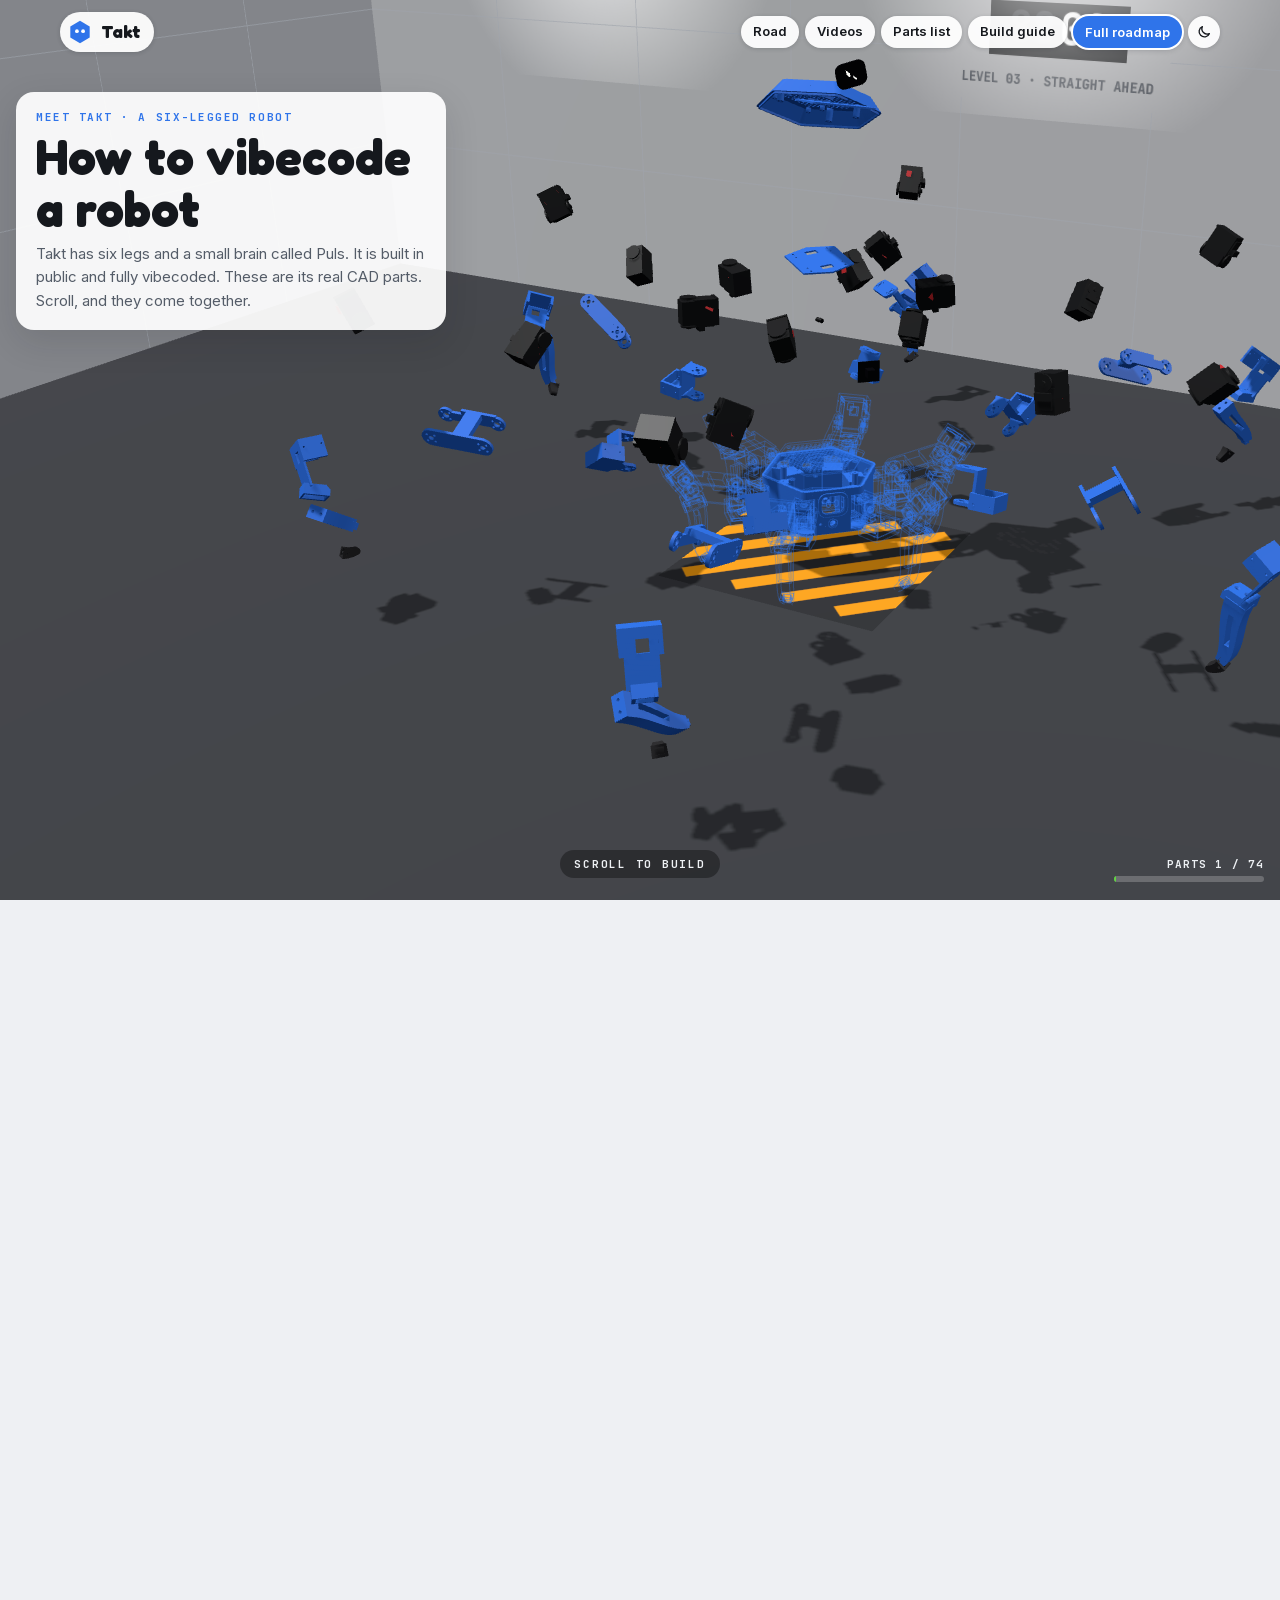
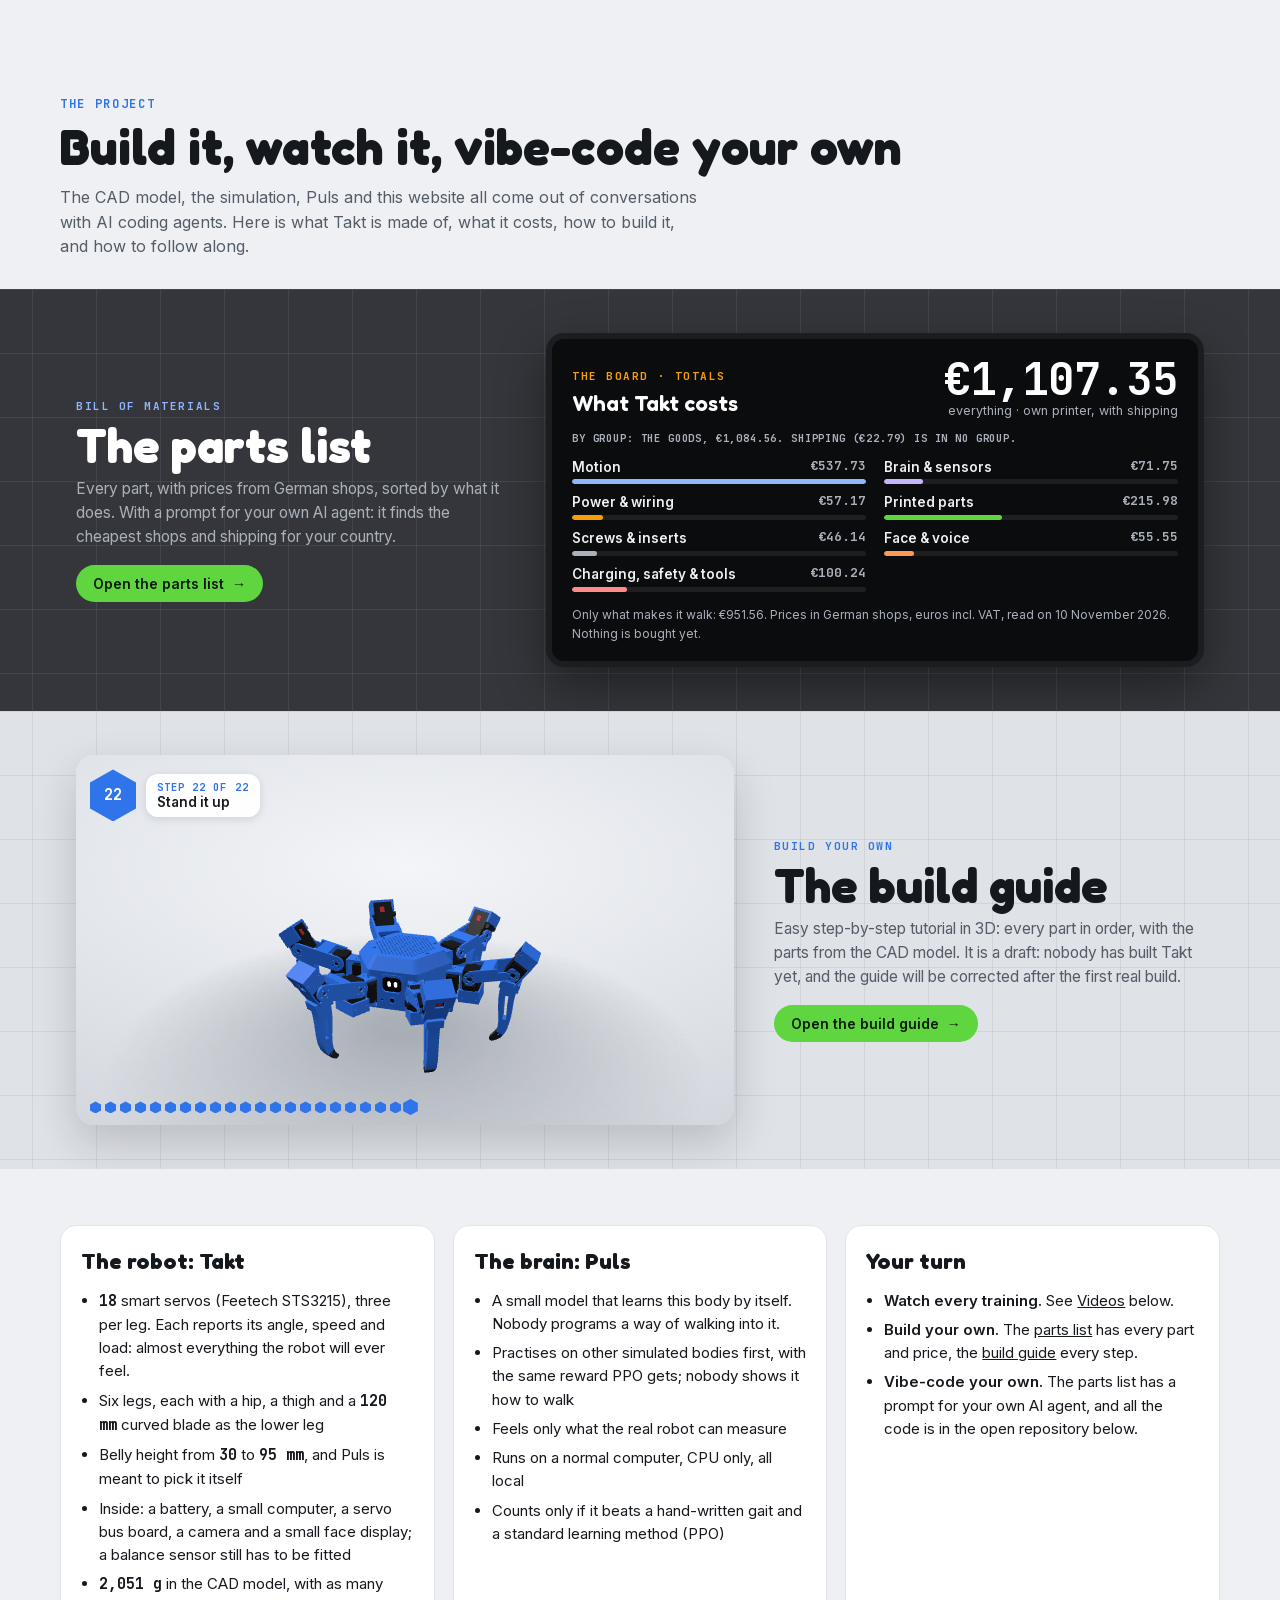
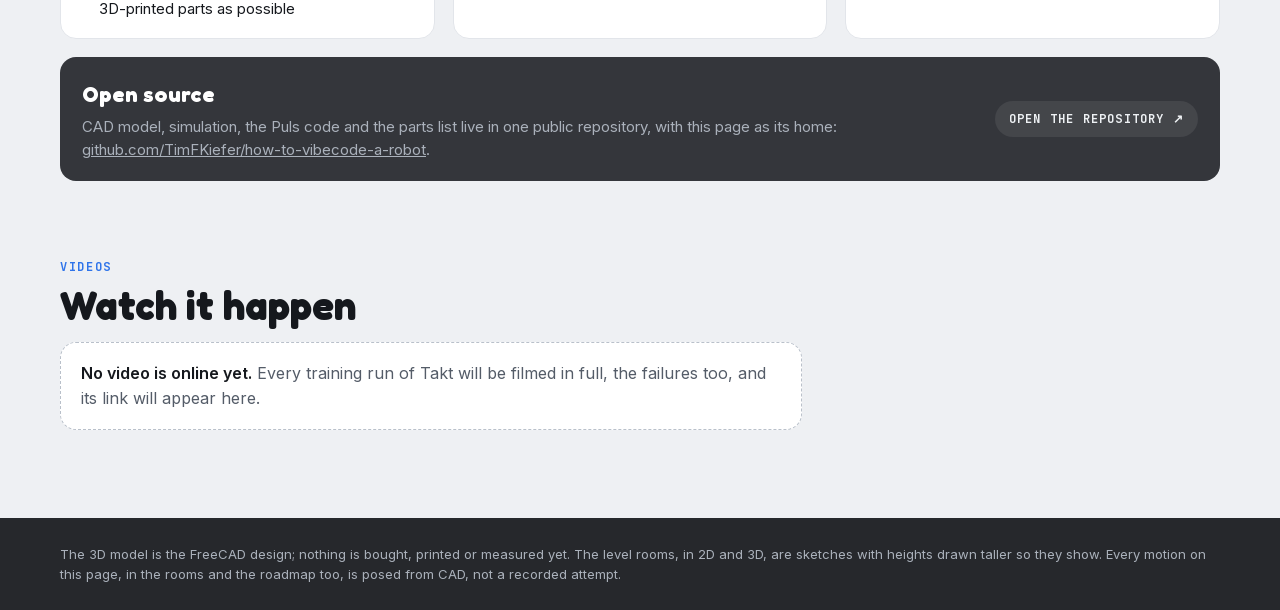
<file: docs/index.html>
<!doctype html>
<!-- SPDX-License-Identifier: MIT AND CC-BY-SA-4.0 -->
<html lang="en">
<head>
<meta charset="utf-8">
<meta name="viewport" content="width=device-width, initial-scale=1, viewport-fit=cover">
<title>How to Vibecode a Robot</title>
<meta name="claude:viewport-fit-sides" content="cover">
<script src="theme.js"></script>
<meta name="description" content="How to vibecode a robot: Takt, a six-legged robot, built in public and fully vibecoded. Watch it come together, see which level its brain Puls is on, and open the full roadmap of all 41 levels.">
<script>
// cross-document View Transitions: without them the page fades in (CSS); a skipped transition is not an error.
// This runs before the module, which waits for status.json: pagereveal can come first.
if (!("onpagereveal" in window)) document.documentElement.classList.add("novt");
// Only the band of the page we come back from morphs (a second band in view would fade over the other page).
// This listener sits here and not in the module: the module waits for status.json, and pagereveal can come first.
const bandOf = u => (/bom\.html/.test(u || "") ? "band-bom" : /build\.html/.test(u || "") ? "band-guide" : "");
addEventListener("pagereveal", e => {
  const v = e.viewTransition; if (v) for (const k of ["ready", "finished", "updateCallbackDone"]) if (v[k]) v[k].catch(() => {});
  const a = window.navigation && navigation.activation, from = a && a.from && a.from.url;
  let id = bandOf(from); if (!id) try { id = bandOf(sessionStorage.getItem("r2-band")); } catch (err) { /* no storage */ }
  document.querySelectorAll(".band").forEach(b => { b.style.viewTransitionName = b.id === id ? "" : "none"; });
});
// back from a sub-page: the page comes back where it was left, also when its address carries a #section
addEventListener("pagehide", () => { try { sessionStorage.setItem("r2-y", String(Math.round(scrollY))); } catch (err) { /* no storage */ } });
</script>
<link rel="stylesheet" href="fonts/fonts.css">
<style>
/* One look on purpose: the training Hall (light panel walls, dark tiled floor, black board, blue robot).
   Layout: one fixed WebGL canvas behind everything. Three tall "chapters" only provide scroll distance; each pins
   its overlay text with position: sticky while the scroll position drives the 3D scene (assemble, look at the board,
   fly the level road). After that the page scrolls normally: project, open source, footer. */
:root {
  --wall: #eef0f3;
  --wall-2: #e2e5ea;
  --floor: #34363b;
  --floor-2: #26282c;
  --ink: #15181d;
  --ink-2: #545c68;
  --chalk: #eef1f4;
  --chalk-2: #aab1bb;
  --board: #0b0c0e;
  --blue: #2f74ea;
  --blue-fill: #2f74ea;
  --blue-2: #8fb6ff;
  --go: #5fd640;
  --amber: #f59f0b;
  --card: #ffffff;
  --glass: rgba(255, 255, 255, 0.93);
  --glass-dark: rgba(28, 30, 34, 0.94);
  --pillbg: rgba(255, 255, 255, 0.94);
  --barbg: rgba(238, 241, 244, 0.78);
  --ring: #ffffff;
  --track: rgba(0, 0, 0, 0.12);
  --tag: rgba(225, 229, 235, 0.95);
  --tag-ink: #3b4049;
  --hexbg: #dfe8fb;
  --actbg: var(--floor);
  --band: var(--floor);
  --grid: rgba(217, 219, 224, 0.09);
  --band-g: #dfe2e7;
  --grid-g: rgba(84, 92, 104, 0.1);
  --stage-a: #f3f5f8;
  --stage-b: #cfd3da;
  --dot: rgba(84, 92, 104, 0.25);
  --dash: #b9c0ca;
  /* the theme switch: the moon shows in light, the sun in dark */
  --tm: 1;
  --ts: 0;
  --display: "Fredoka", "Trebuchet MS", Arial, sans-serif;
  --body: "Inter", -apple-system, "Segoe UI", Arial, sans-serif;
  --mono: "JetBrains Mono", ui-monospace, Menlo, monospace;
  --gl: max(16px, env(safe-area-inset-left, 0px));
  --gr: max(16px, env(safe-area-inset-right, 0px));
  color-scheme: light;
}
/* dark: the Hall at night. The same tokens twice: for the system setting, and for a pick on the switch. */
@media (prefers-color-scheme: dark) {
  :root:not([data-theme="light"]) {
    --wall: #121418; --wall-2: rgba(255, 255, 255, 0.1); --floor: #1a1d22; --floor-2: #1a1d22; --ink: #e8ebf0; --ink-2: #a3abb6;
    --blue: #5c95f6; --go: #5fd640; --amber: #f59f0b; --card: #1c1f25; --glass: rgba(26, 29, 35, 0.9); --glass-dark: rgba(12, 14, 17, 0.88);
    --pillbg: #23272e; --barbg: rgba(18, 20, 24, 0.78); --ring: #1c1f25; --track: rgba(255, 255, 255, 0.14); --tag: #23272e; --tag-ink: #a3abb6;
    --hexbg: rgba(92, 149, 246, 0.2); --actbg: #2c313a; --band: #1a1d22; --grid: rgba(217, 219, 224, 0.06); --band-g: #20242b; --grid-g: rgba(217, 219, 224, 0.06);
    --stage-a: #2a2f37; --stage-b: #16191e; --dot: rgba(255, 255, 255, 0.18); --dash: rgba(255, 255, 255, 0.22);
    --tm: 0; --ts: 1;
    color-scheme: dark;
  }
}
:root[data-theme="dark"] {
  --wall: #121418; --wall-2: rgba(255, 255, 255, 0.1); --floor: #1a1d22; --floor-2: #1a1d22; --ink: #e8ebf0; --ink-2: #a3abb6;
  --blue: #5c95f6; --go: #5fd640; --amber: #f59f0b; --card: #1c1f25; --glass: rgba(26, 29, 35, 0.9); --glass-dark: rgba(12, 14, 17, 0.88);
  --pillbg: #23272e; --barbg: rgba(18, 20, 24, 0.78); --ring: #1c1f25; --track: rgba(255, 255, 255, 0.14); --tag: #23272e; --tag-ink: #a3abb6;
  --hexbg: rgba(92, 149, 246, 0.2); --actbg: #2c313a; --band: #1a1d22; --grid: rgba(217, 219, 224, 0.06); --band-g: #20242b; --grid-g: rgba(217, 219, 224, 0.06);
  --stage-a: #2a2f37; --stage-b: #16191e; --dot: rgba(255, 255, 255, 0.18); --dash: rgba(255, 255, 255, 0.22);
  --tm: 0; --ts: 1;
  color-scheme: dark;
}
body { margin: 0; background: var(--wall); color: var(--ink); font-family: var(--body); font-size: 16px; line-height: 1.55; }
a { color: inherit; }
.gut { padding-left: var(--gl); padding-right: var(--gr); }
.wide { max-width: 1160px; margin: 0 auto; }
button { font-family: inherit; }
:focus-visible { outline: 2px solid var(--blue); outline-offset: 2px; }

#gl { position: fixed; inset: 0; width: 100vw; height: 100vh; display: block; z-index: 0; }

/* top bar */
.bar { position: fixed; top: 0; left: 0; right: 0; z-index: 30; padding-top: env(safe-area-inset-top, 0px); pointer-events: none; }
.bar .in { display: flex; align-items: center; justify-content: space-between; gap: 12px; padding-block: 12px; }
.brand, .links a, .links button { pointer-events: auto; background: var(--pillbg); color: var(--ink); border: 0; border-radius: 999px; text-decoration: none; box-shadow: 0 1px 4px rgba(20, 24, 32, 0.16); }
.brand { display: inline-flex; align-items: center; gap: 9px; font-family: var(--display); font-weight: 700; font-size: 18px; padding: 6px 13px 6px 8px; }
.brand svg { width: 24px; height: 26px; }
.links { display: flex; gap: 6px; flex-wrap: wrap; justify-content: flex-end; }
.links a, .links button { font: 600 13px var(--body); padding: 7px 12px; cursor: pointer; }
.links .ph { display: none; }
@media (max-width: 560px) { .links .opt { display: none; } .links .ph { display: inline; } }
/* the light/dark switch: moon and sun swap with a short turn */
.links .themetog { position: relative; flex: none; width: 32px; height: 32px; padding: 0; }
.pill.themetog { position: relative; flex: none; width: 36px; height: 36px; padding: 0; }
.fbtns { display: flex; gap: 6px; flex: none; }
.themetog svg { position: absolute; inset: 0; margin: auto; width: 16px; height: 16px; fill: none; stroke: currentColor; stroke-width: 2; stroke-linecap: round; stroke-linejoin: round; transition: opacity 0.28s, transform 0.42s cubic-bezier(.2, .8, .2, 1); }
.themetog .moon { opacity: var(--tm); transform: rotate(calc((1 - var(--tm)) * 90deg)) scale(calc(0.6 + 0.4 * var(--tm))); }
.themetog .sun { opacity: var(--ts); transform: rotate(calc((var(--ts) - 1) * 90deg)) scale(calc(0.6 + 0.4 * var(--ts))); }
@media (max-width: 400px) { .bar .in { gap: 8px; } .links { gap: 5px; } .links a, .links button { padding: 7px 10px; } .brand { padding-right: 11px; } }
@media (prefers-reduced-motion: reduce) { .themetog svg { transition-duration: 0.01s; } }

/* chapters: scroll distance + a pinned overlay layer */
.chapter { position: relative; z-index: 1; }
#build { height: 520vh; }
#road { height: calc(4 * 60vh + 230vh); margin-top: -100vh; margin-top: -100svh; }
.pin { position: sticky; top: 0; height: 100vh; height: 100svh; overflow: hidden; pointer-events: none; }
.ov { position: absolute; opacity: 0; }
.fx { opacity: 0; }
.hit { pointer-events: auto; }

/* chapter 1: captions */
.caps { position: absolute; left: var(--gl); top: 92px; width: min(430px, calc(100% - 32px)); }
.cap { position: absolute; left: 0; top: 0; width: 100%; box-sizing: border-box; background: var(--glass); border-radius: 18px; padding: 18px 20px; box-shadow: 0 12px 34px rgba(20, 24, 32, 0.13); display: grid; gap: 7px; }
.k { font: 700 11px var(--mono); letter-spacing: 0.14em; text-transform: uppercase; color: var(--blue); }
.cap h1, .cap h2 { font-family: var(--display); font-weight: 700; margin: 0; line-height: 1.04; text-wrap: balance; }
.cap h1 { font-size: clamp(32px, 4.8vw, 50px); }
.cap h2 { font-size: clamp(26px, 3.6vw, 36px); }
.cap p { margin: 0; color: var(--ink-2); font-size: 15px; }
.cap .credit { font-size: 12px; }
.hint { left: 0; right: 0; bottom: calc(22px + env(safe-area-inset-bottom, 0px)); text-align: center; font: 700 11px var(--mono); letter-spacing: 0.16em; color: var(--chalk); }
.hint span { display: inline-block; background: rgba(0, 0, 0, 0.35); padding: 7px 14px; border-radius: 999px; }
.meter { right: var(--gr); bottom: calc(18px + env(safe-area-inset-bottom, 0px)); display: grid; gap: 5px; justify-items: end; font: 700 11px var(--mono); letter-spacing: 0.1em; color: var(--chalk); opacity: 1; }
.meter .track { width: 150px; height: 6px; border-radius: 3px; background: rgba(255, 255, 255, 0.22); overflow: hidden; }
.meter .fill { height: 100%; width: 0; background: var(--go); }
.loading { left: 50%; top: 50%; translate: -50% -50%; font: 600 13px var(--mono); color: var(--ink-2); background: var(--glass); padding: 8px 14px; border-radius: 999px; opacity: 1; }
@media (max-width: 899px) {
  .caps { top: auto; bottom: calc(18px + env(safe-area-inset-bottom, 0px)); }
  .cap { top: auto; bottom: 0; padding: 14px 16px; }
  .cap p { font-size: 14px; }
  .meter { top: 70px; bottom: auto; color: var(--ink); background: var(--glass); padding: 7px 11px 8px; border-radius: 12px; box-shadow: 0 2px 10px rgba(20, 24, 32, 0.14); }
  .meter .track { background: var(--track); }
  .hint { display: none; }
}

/* chapter 3: the road */
.lvc { left: var(--gl); top: 84px; width: min(420px, calc(100% - 32px)); box-sizing: border-box; background: var(--glass-dark); color: var(--chalk); border-radius: 18px; overflow: hidden; border: 1px solid rgba(255, 255, 255, 0.1); box-shadow: 0 14px 40px rgba(0, 0, 0, 0.25); }
.lvc[data-w="1"] { --wc: #8fb6ff; } .lvc[data-w="2"] { --wc: #f0a640; } .lvc[data-w="3"] { --wc: #6fd35a; } .lvc[data-w="4"] { --wc: #ff9a52; }
.lvc .hd { padding: 14px 16px 10px; display: grid; gap: 3px; }
.lvc .row1 { display: flex; justify-content: space-between; gap: 10px; align-items: center; font: 700 11px var(--mono); letter-spacing: 0.12em; text-transform: uppercase; color: var(--wc); }
.lvc .state { padding: 3px 9px; border-radius: 999px; background: rgba(255, 255, 255, 0.08); color: var(--chalk); }
.lvc .state.done { background: var(--go); color: #0d1a08; }
.lvc .state.active { background: var(--blue-2); color: #0b1530; }
.lvc h3 { margin: 0; font-family: var(--display); font-weight: 600; font-size: 28px; line-height: 1.08; color: #fff; }
.lvc .pic { background: #101216; }
.lvc .hd, .lvc .facts { transition: opacity 0.2s; }
.lvc .swap { animation: swapin 0.42s cubic-bezier(.2, .7, .2, 1); }
@keyframes swapin { from { opacity: 0; transform: translateY(7px); } }
/* the live status, a compact line in the card of the level Puls is on */
.lvc .livew { display: grid; grid-template-rows: 0fr; transition: grid-template-rows 0.38s cubic-bezier(.3, .7, .2, 1); }
.lvc .livew.on { grid-template-rows: 1fr; }
.lvc .livew > div { overflow: hidden; min-height: 0; }
.lvc .live { margin: 0 16px 10px; padding: 7px 10px; border-radius: 10px; background: rgba(143, 182, 255, 0.13); font-size: 12.5px; line-height: 1.42; color: var(--chalk); opacity: 0; transition: opacity 0.3s; }
.lvc .livew.on .live { opacity: 1; }
.lvc .live b { font: 700 10.5px var(--mono); letter-spacing: 0.1em; text-transform: uppercase; color: var(--blue-2); margin-right: 6px; }
.lvc .live b span { letter-spacing: 0.02em; text-transform: none; color: var(--chalk-2); font-weight: 600; }
.lvc .pic > svg, .lvc .pic > canvas { display: block; width: 100%; height: auto; aspect-ratio: 8 / 5; }
.lvc .pic > svg { background: #d9dce1; }
.facts { display: grid; grid-template-columns: 92px minmax(0, 1fr); gap: 5px 10px; margin: 0; padding: 12px 16px 16px; font-size: 13px; line-height: 1.45; }
.facts dt { color: var(--wc); font-weight: 600; font-size: 12px; padding-top: 1px; }
.facts dd { margin: 0; color: var(--chalk); }
.rail { right: var(--gr); top: 50%; translate: 0 -50%; display: grid; gap: 3px; }
.rail i { width: 12px; height: 13px; display: block; clip-path: polygon(50% 0, 100% 25%, 100% 75%, 50% 100%, 0 75%, 0 25%); background: rgba(255, 255, 255, 0.28); transition: transform 0.2s; }
.rail i.done { background: var(--go); }
.rail i.active { background: var(--blue-2); }
.rail i.cur { transform: scale(1.6); background: #fff; }
.rail b { font: 700 10px var(--mono); color: var(--chalk); text-align: center; letter-spacing: 0.04em; padding: 2px 0; }
.pill { font: 600 13px var(--body); border: 0; border-radius: 999px; padding: 9px 15px; cursor: pointer; background: var(--pillbg); color: var(--ink); box-shadow: 0 1px 4px rgba(20, 24, 32, 0.16); }
.summitov { left: var(--gl); right: var(--gr); bottom: calc(7vh + env(safe-area-inset-bottom, 0px)); margin: 0 auto; max-width: 540px; text-align: center; background: var(--glass); border-radius: 22px; padding: 20px 24px 22px; display: grid; gap: 8px; justify-items: center; box-shadow: 0 18px 50px rgba(20, 24, 32, 0.2); }
.summitov h2 { font-family: var(--display); font-size: clamp(30px, 4.4vw, 44px); margin: 0; line-height: 1; }
.summitov p { margin: 0; color: var(--ink-2); font-size: 15px; }
.summitov .btn { margin-top: 6px; font-size: 17px; padding: 15px 26px; box-shadow: 0 0 0 6px rgba(95, 214, 64, 0.22), 0 10px 26px rgba(40, 110, 20, 0.28); }
.summitov .btn small { font: 700 11px var(--mono); letter-spacing: 0.06em; opacity: 0.75; }
.summitov .btn { white-space: nowrap; }
@media (max-width: 420px) { .summitov .btn small { display: none; } .summitov .btn { font-size: 16px; padding: 14px 24px; } }
@media (prefers-reduced-motion: no-preference) { .summitov .btn { animation: halo 2.4s ease-in-out infinite; } }
@keyframes halo { 50% { box-shadow: 0 0 0 11px rgba(95, 214, 64, 0.1), 0 10px 26px rgba(40, 110, 20, 0.28); } }
.btn { font: 600 15px var(--body); border: 0; border-radius: 999px; padding: 12px 20px; cursor: pointer; text-decoration: none; display: inline-flex; gap: 10px; align-items: center; }
.btn.go { background: var(--go); color: #0d1a08; }
@media (max-width: 899px) {
  .lvc { top: auto; bottom: calc(14px + env(safe-area-inset-bottom, 0px)); }
  .lvc .pic > svg, .lvc .pic > canvas { height: 132px; aspect-ratio: auto; object-fit: cover; }
  .lvc h3 { font-size: 22px; }
  .facts { grid-template-columns: 78px minmax(0, 1fr); padding: 8px 14px 12px; font-size: 12.5px; }
  .facts .t { display: none; }
  .rail { display: none; }
  .lvc .live { margin: 0 14px 8px; font-size: 12px; }
  .watch { padding: 0 14px 4px; }
  .watch small { display: none; }           /* a phone card has no room for it; the player loads only on the press anyway */
  .summitov { padding: 16px 18px 18px; bottom: calc(16px + env(safe-area-inset-bottom, 0px)); }
  .summitov p { font-size: 14px; }
}

/* the end shot: two small tags say which stone Puls is on and where the ghost stands */
.etag { left: 0; top: 0; z-index: 1; white-space: nowrap; font: 700 11px var(--mono); letter-spacing: 0.08em; text-transform: uppercase; padding: 6px 11px; border-radius: 999px; box-shadow: 0 4px 14px rgba(0, 0, 0, 0.25); will-change: transform, opacity; }
.etag::after { content: ""; position: absolute; left: 50%; width: 2px; height: 14px; margin-left: -1px; background: currentColor; opacity: 0.6; }
.etag.up { background: var(--blue-2); color: #0b1530; }
.etag.up::after { top: 100%; }
.etag.dn { background: var(--tag); color: var(--tag-ink); }
.etag.dn::after { bottom: 100%; }
.etag.side::after { top: 50%; bottom: auto; left: auto; right: 100%; width: 14px; height: 2px; margin: -1px 0 0; }   /* a phone: the stem points left, at the stone */

/* after the road: the page scrolls normally, on the wall */
.solid { position: relative; z-index: 2; background: var(--wall); }
#project { padding-block: 80px 72px; }
.eyebrow { font: 700 12px var(--mono); letter-spacing: 0.14em; text-transform: uppercase; color: var(--blue); }
#project h2 { font-family: var(--display); font-size: clamp(32px, 4.8vw, 50px); line-height: 1.04; margin: 6px 0 12px; text-wrap: balance; }
#project .lead { color: var(--ink-2); max-width: 64ch; margin: 0 0 30px; }
.cols { display: grid; grid-template-columns: repeat(3, minmax(0, 1fr)); gap: 18px; }
@media (max-width: 900px) { .cols { grid-template-columns: minmax(0, 1fr); } }
.col { background: var(--card); border-radius: 16px; padding: 18px 20px; display: grid; gap: 10px; align-content: start; border: 1px solid var(--wall-2); min-width: 0; }
.col h3 { margin: 0; font-family: var(--display); font-size: 22px; }
.col ul { margin: 0; padding-left: 18px; display: grid; gap: 6px; font-size: 15px; }
.num { font-family: var(--mono); font-weight: 700; font-variant-numeric: tabular-nums; }
.repo { margin-top: 18px; background: var(--floor); color: var(--chalk); border-radius: 16px; padding: 20px 22px; display: grid; grid-template-columns: minmax(0, 1fr) auto; gap: 16px; align-items: center; }
@media (max-width: 720px) { .repo { grid-template-columns: minmax(0, 1fr); } }
.repo h3 { margin: 0 0 4px; font-family: var(--display); font-size: 22px; color: #fff; }
.repo p { margin: 0; color: var(--chalk-2); font-size: 15px; }
.soon { font: 700 12px var(--mono); letter-spacing: 0.1em; text-transform: uppercase; background: rgba(255, 255, 255, 0.08); padding: 10px 14px; border-radius: 999px; color: inherit; text-decoration: none; }
a.soon:hover { transform: translateY(-1px); background: rgba(255, 255, 255, 0.16); }
a.soon:active { transform: scale(0.95); }
footer { position: relative; z-index: 2; background: var(--floor-2); color: var(--chalk-2); font-size: 13px; padding-block: 26px calc(26px + env(safe-area-inset-bottom, 0px)); }
footer .in { display: grid; gap: 4px; }

/* the two bands: full-width previews of the parts list and the build guide; a click morphs a band into its page */
.bands { display: grid; margin: 0 0 56px; }
.band { position: relative; display: block; text-decoration: none; overflow: hidden; color: var(--chalk); background-color: var(--band);
  background-image: linear-gradient(var(--grid) 1px, transparent 1px), linear-gradient(90deg, var(--grid) 1px, transparent 1px);
  background-size: 64px 64px; background-position: center top; transition: filter 0.25s; }
.band.bom { view-transition-name: bom-band; }
.band.guide { view-transition-name: guide-band; background-color: var(--band-g); color: var(--ink);
  background-image: linear-gradient(var(--grid-g) 1px, transparent 1px), linear-gradient(90deg, var(--grid-g) 1px, transparent 1px); }
.band .bin { display: grid; grid-template-columns: minmax(0, 0.85fr) minmax(0, 1.3fr); gap: 20px 40px; align-items: center; padding-block: 44px; min-height: 360px; box-sizing: border-box; }
.band.guide .bin { grid-template-columns: minmax(0, 1.3fr) minmax(0, 0.85fr); }
.band.guide .btxt { order: 2; }
.btxt { display: grid; gap: 8px; align-content: center; min-width: 0; }
.btxt .k { color: var(--blue-2); }
.band.guide .btxt .k { color: var(--blue); }
.btxt h3 { margin: 0; font-family: var(--display); font-size: clamp(32px, 4.4vw, 48px); line-height: 1; color: #fff; }
.band.guide .btxt h3 { color: var(--ink); }
.btxt p { margin: 0; color: var(--chalk-2); font-size: 15.5px; max-width: 46ch; }
.band.guide .btxt p { color: var(--ink-2); }
.btxt .go { justify-self: start; margin-top: 8px; display: inline-flex; gap: 8px; align-items: center; font: 700 14px var(--body); color: #0d1a08; background: var(--go); padding: 10px 17px; border-radius: 999px; transition: transform 0.2s cubic-bezier(.3, .7, .4, 1), box-shadow 0.2s; }
.btxt .go i { font-style: normal; transition: transform 0.25s cubic-bezier(.3, .7, .4, 1); }
.band:hover .go { box-shadow: 0 6px 18px rgba(40, 110, 20, 0.3); }
.band:hover .go i { transform: translateX(4px); }
.band:active .go { transform: scale(0.95); }
.band:active { filter: brightness(0.96); }
/* the parts list band: the black board, the totals and the main groups */
.bboard { background: var(--board); border: 6px solid #1b1d21; border-radius: 18px; padding: 18px 20px; box-shadow: 0 18px 48px rgba(0, 0, 0, 0.4); display: grid; gap: 14px; min-width: 0; transition: transform 0.35s cubic-bezier(.3, .7, .2, 1); }
.band.bom:hover .bboard { transform: translateY(-4px) rotate(-0.4deg); }
.bboard .top { display: flex; flex-wrap: wrap; justify-content: space-between; align-items: end; gap: 8px 16px; }
.bboard .k { color: var(--amber); }
.bboard .big { display: grid; justify-items: end; text-align: right; }
.bboard .big b { font: 700 clamp(30px, 4vw, 44px) var(--mono); color: #fff; line-height: 1; font-variant-numeric: tabular-nums; }
.bboard .big span { font-size: 12.5px; color: var(--chalk-2); }
.bboard .hl { font-family: var(--display); font-size: 22px; color: #fff; font-weight: 600; }
.grps { display: grid; grid-template-columns: repeat(2, minmax(0, 1fr)); gap: 8px 18px; margin: 0; padding: 0; list-style: none; }
.grps li { display: grid; grid-template-columns: minmax(0, 1fr) auto; gap: 2px 10px; font-size: 13.5px; min-width: 0; }
.grps li b { font-weight: 600; color: var(--chalk); min-width: 0; overflow: hidden; text-overflow: ellipsis; white-space: nowrap; }
.grps li span { font: 700 12.5px var(--mono); color: var(--chalk-2); font-variant-numeric: tabular-nums; }
.grps li i { grid-column: 1 / -1; height: 5px; border-radius: 3px; background: rgba(255, 255, 255, 0.08); overflow: hidden; display: block; }
.grps li i em { display: block; height: 100%; width: 0; border-radius: 3px; background: var(--c, var(--blue-2)); }
.bboard .fine { margin: 0; font-size: 12px; color: var(--chalk-2); }
.bboard .cap2 { margin: -4px 0 -2px; font: 700 10.5px var(--mono); letter-spacing: 0.08em; text-transform: uppercase; color: var(--chalk-2); }
.bboard .cap2:empty { display: none; }
/* the build guide band: the robot comes together while the band scrolls by */
.gstage { position: relative; min-width: 0; border-radius: 18px; overflow: hidden; background: radial-gradient(120% 90% at 50% 30%, var(--stage-a), var(--stage-b)); box-shadow: 0 18px 44px rgba(20, 24, 32, 0.18); aspect-ratio: 16 / 9; transition: transform 0.35s cubic-bezier(.3, .7, .2, 1); }
.band.guide:hover .gstage { transform: translateY(-4px); }
.gstage canvas { position: absolute; inset: 0; width: 100%; height: 100%; display: block; }
.gstage .gsvg { position: absolute; inset: 0; display: grid; place-items: center; }
.gstage .gsvg svg { width: 38%; height: auto; }
.gstep { position: absolute; left: 14px; top: 14px; right: 14px; display: flex; gap: 10px; align-items: center; pointer-events: none; }
.gstep .n { flex: none; width: 46px; height: 52px; display: grid; place-items: center; clip-path: polygon(50% 0, 100% 25%, 100% 75%, 50% 100%, 0 75%, 0 25%); background: var(--blue-fill); color: #fff; font: 700 15px var(--mono); }
.gstep .t { background: var(--glass); border-radius: 12px; padding: 6px 11px; font-size: 13.5px; font-weight: 600; color: var(--ink); line-height: 1.3; min-width: 0; box-shadow: 0 2px 8px rgba(20, 24, 32, 0.12); }
.gstep .t small { display: block; font: 700 10.5px var(--mono); letter-spacing: 0.1em; text-transform: uppercase; color: var(--blue); }
.gdots { position: absolute; left: 14px; right: 14px; bottom: 12px; display: flex; gap: 4px; flex-wrap: wrap; pointer-events: none; }
.gdots i { width: 11px; height: 12px; clip-path: polygon(50% 0, 100% 25%, 100% 75%, 50% 100%, 0 75%, 0 25%); background: var(--dot); transition: background-color 0.2s, transform 0.2s; }
.gdots i.on { background: var(--blue); }
.gdots i.cur { transform: scale(1.35); }
@media (max-width: 560px) { .gdots { gap: 3px; } .gdots i { width: 9px; height: 10px; } }   /* 22 dots on one row on a phone */
@media (max-width: 820px) {
  .band .bin, .band.guide .bin { grid-template-columns: minmax(0, 1fr); padding-block: 34px; min-height: 0; }
  .band.guide .btxt { order: 0; }
  .grps { grid-template-columns: minmax(0, 1fr); gap: 7px; }
  .gstage { aspect-ratio: 4 / 3; }
}
#videos { padding-block: 0 72px; }
#videos h2 { font-family: var(--display); font-size: clamp(28px, 4vw, 40px); line-height: 1.05; margin: 6px 0 10px; }
.vids { display: grid; grid-template-columns: repeat(auto-fill, minmax(min(100%, 280px), 1fr)); gap: 14px; }
.vid { display: grid; gap: 4px; padding: 16px 18px; border-radius: 16px; background: var(--card); border: 1px solid var(--wall-2); text-decoration: none; min-width: 0; overflow-wrap: anywhere; }
.vid:hover { border-color: var(--blue); }
.vid b { font-family: var(--display); font-size: 19px; font-weight: 600; }
.vid span { font: 600 12px var(--mono); color: var(--ink-2); }
/* a level with a training video: a button in the card, the player in its place (YouTube loads only on that press) */
.watch { display: flex; flex-wrap: wrap; align-items: center; gap: 6px 12px; padding: 0 16px 12px; }
.watch .wbtn { font: 700 13px var(--body); border: 0; border-radius: 999px; padding: 9px 15px; cursor: pointer; background: var(--go); color: #0d1a08; pointer-events: auto;
  transition: transform 0.2s cubic-bezier(.3, .7, .4, 1), box-shadow 0.2s; }
.watch .wbtn:hover { transform: translateY(-1px); box-shadow: 0 4px 12px rgba(40, 110, 20, 0.3); }
.watch .wbtn:active { transform: scale(0.95); transition-duration: 0.07s; }
.watch small { font-size: 11.5px; color: var(--chalk-2); }
.yt { position: relative; aspect-ratio: 16 / 9; max-width: 100%; background: #000; animation: swapin 0.42s cubic-bezier(.2, .7, .2, 1); }
.yt iframe { position: absolute; inset: 0; width: 100%; height: 100%; border: 0; }
.yt .ytclose { position: absolute; right: 8px; top: 8px; z-index: 1; width: 32px; height: 32px; border-radius: 50%; border: 0; cursor: pointer; background: rgba(0, 0, 0, 0.6); color: #fff; font: 700 15px var(--body); pointer-events: auto; }
.yt .ytclose:active { transform: scale(0.92); }
.novid { background: var(--card); border: 1px dashed var(--dash); border-radius: 16px; padding: 18px 20px; color: var(--ink-2); max-width: 70ch; }
.novid b { color: var(--ink); }
.cap .acts { display: flex; gap: 8px; flex-wrap: wrap; margin-top: 4px; }
.cap .acts a { font: 600 13px var(--body); text-decoration: none; padding: 8px 13px; border-radius: 999px; background: var(--actbg); color: #fff; }
.cap .acts a.b { background: var(--blue-fill); }

/* mini roadmap <-> full roadmap: the hex stones fly into the rail, the page and the roadmap cross over */
.flylayer { position: fixed; inset: 0; z-index: 50; pointer-events: none; overflow: hidden; }
.flyhex { position: absolute; left: 0; top: 0; width: 30px; height: 34px; margin: -17px 0 0 -15px; display: grid; place-items: center; clip-path: polygon(50% 0, 100% 25%, 100% 75%, 50% 100%, 0 75%, 0 25%); font: 700 12px var(--mono); color: #0f1216; will-change: transform, opacity; }
.flyhex.ghost { opacity: 0.5; }
html.full-tr { overflow: hidden; }
html.full-tr main, html.full-tr .bar, html.full-tr footer, html.full-tr .pvbar { opacity: calc(1 - var(--fo, 0)); }
html.full-tr #full .fhud { opacity: var(--ft, 0); }
html.full-tr main { pointer-events: none; }
#frail.wait { opacity: 0; }
#frail { transition: opacity 0.25s; }
#full.fade { animation: fullin 0.25s ease-out; }
@keyframes fullin { from { opacity: 0; } }

/* every press answers: a small lift on hover, a quick squeeze on press; in-page jumps glide */
@media (prefers-reduced-motion: no-preference) { html { scroll-behavior: smooth; } }
.pill, .btn, .brand, .links a, .links button, .cap .acts a, .vid, .pvbar a, .soon { transition: transform 0.2s cubic-bezier(.3, .7, .4, 1), box-shadow 0.2s, background-color 0.2s, opacity 0.2s; }
:is(.pill, .btn, .brand, .links a, .links button, .cap .acts a, .vid):hover:not(:disabled) { transform: translateY(-1px); box-shadow: 0 4px 12px rgba(20, 24, 32, 0.2); }
:is(.pill, .btn, .brand, .links a, .links button, .cap .acts a, .vid, .pvbar a):active:not(:disabled) { transform: scale(0.94); transition-duration: 0.07s; }
.fsteps .pill:active:not(:disabled) { transform: scale(0.88); }
#close-full { transition: transform 0.2s cubic-bezier(.3, .7, .4, 1), background-color 0.2s; }

/* page to page: the bands morph into their pages and back (cross-document View Transitions); without them the page fades in */
@view-transition { navigation: auto; }
::view-transition-group(bom-band), ::view-transition-group(guide-band) { animation-duration: 0.6s; animation-timing-function: cubic-bezier(.3, .7, .2, 1); }
::view-transition-old(root), ::view-transition-new(root) { animation-duration: 0.32s; }
html.novt body { animation: pagein 0.35s ease-out both; }
@keyframes pagein { from { opacity: 0; } }
@media (prefers-reduced-motion: reduce) {
  ::view-transition-group(*) { animation-duration: 0s !important; }
  ::view-transition-old(*), ::view-transition-new(*) { animation-duration: 0.2s !important; }
  html.novt body { animation-duration: 0.2s; }
  .pill, .btn, .brand, .links a, .links button, .cap .acts a, .vid, .bboard, .gstage, .btxt .go { transition-duration: 0.01s !important; }
  .lvc .swap { animation: fadein 0.2s; }
  @keyframes fadein { from { opacity: 0; } }
}

/* no WebGL: everything becomes plain, readable sections */
.no3d #gl { display: none; }
.no3d .chapter { height: auto !important; }
.no3d .pin { position: relative; height: auto; overflow: visible; pointer-events: auto; padding: 90px 0 30px; }
.no3d .ov, .no3d .fx, .no3d .caps, .no3d .cap { position: relative; inset: auto; opacity: 1 !important; transform: none !important; visibility: visible !important; translate: none; margin: 0 var(--gr) 14px var(--gl); width: auto; max-width: 720px; }
.no3d .meter, .no3d .hint, .no3d .rail, .no3d .loading { display: none; }
.no3d #road { margin-top: 0; }
.no3d .lvc .livew { grid-template-rows: 1fr; } .no3d .lvc .live { opacity: 1; }
.fallback { margin: 0 var(--gr) 14px var(--gl); max-width: 720px; }
.fallback svg { width: 100%; height: auto; border-radius: 16px; }

/* preview mode (#preview-7): a fixed banner, and everything near the top moves down by its height */
:root { --pv: 0px; }
.preview { --pv: 38px; }
.pvbar { position: fixed; top: 0; left: 0; right: 0; z-index: 60; min-height: 38px; box-sizing: border-box; display: flex; align-items: center; justify-content: center; gap: 4px 12px; flex-wrap: wrap;
  padding: calc(6px + env(safe-area-inset-top, 0px)) var(--gr) 6px var(--gl); background: var(--amber); color: #1d1300; font: 600 13px var(--body); text-align: center; line-height: 1.3; }
.pvbar a { color: #1d1300; font-weight: 700; }
.preview .bar { top: var(--pv); padding-top: 0; }
.preview .caps { top: calc(92px + var(--pv)); }
.preview .lvc { top: calc(84px + var(--pv)); }
@media (max-width: 899px) {
  .preview .caps, .preview .lvc { top: auto; }
  .preview .meter { top: calc(70px + var(--pv)); }
  .pvbar { font-size: 12px; }
}
.bar .links button.all { background: var(--blue-fill); color: #fff; box-shadow: 0 0 0 2px var(--ring), 0 1px 6px rgba(20, 24, 32, 0.3); }
.bar::before { content: ""; position: absolute; inset: 0; background: var(--barbg); -webkit-backdrop-filter: blur(10px); backdrop-filter: blur(10px); box-shadow: 0 1px 0 rgba(20, 24, 32, 0.08); opacity: 0; transition: opacity 0.25s; pointer-events: none; }
.bar.solidbar::before { opacity: 1; }
.bar .in { position: relative; }

/* the full roadmap: the furnished Hall per level behind, the card on the left,
   all 41 levels on the rail on the right. The scroll box only provides distance: one step per level. */
html.full-open { overflow: hidden; }
.full-open main, .full-open footer, .full-open .bar { visibility: hidden; }
#full { position: fixed; inset: 0; z-index: 40; color: var(--chalk);
  --plate: #0b0c0e; --plate-edge: #2a2e35; --fink: #f4f4f2; --stripe: #f59f0b;
  --w1: #8fb6ff; --w2: #f0a640; --w3: #6fd35a; --w4: #ff9a52; }
#full[hidden] { display: none; }
.no3d #full { background: #101216; }
#fullScroll { position: absolute; inset: 0; overflow-y: auto; overscroll-behavior: contain; scrollbar-width: none; outline: none; }
#fullScroll::-webkit-scrollbar { display: none; }
.fhud { position: sticky; top: 0; height: 100%; pointer-events: none; }
.ftop { position: absolute; left: 0; right: 0; top: var(--pv); display: flex; justify-content: space-between; align-items: center; gap: 12px; padding-top: calc(12px + env(safe-area-inset-top, 0px)); padding-bottom: 10px; }
.ftop > * { pointer-events: auto; }
.fworld { margin: 0; min-width: 0; font-family: var(--display); font-weight: 600; font-size: 17px; line-height: 1.15; background: var(--glass-dark); border-radius: 14px; padding: 7px 14px; border-left: 5px solid var(--wc, #fff); }
.fworld span { display: block; font: 700 10.5px var(--mono); letter-spacing: 0.12em; text-transform: uppercase; color: var(--wc, var(--chalk-2)); }
#full .lvc { position: absolute; left: var(--gl); top: calc(78px + var(--pv)); width: min(420px, calc(100% - var(--gl) - var(--gr) - 150px)); pointer-events: auto; max-height: calc(100% - 170px - var(--pv)); overflow-y: auto; }
#full .lvc .facts .t { display: block; }
#full .lvc .res { color: #fff; }
#full .lvc .state.measured { background: var(--go); color: #0d1a08; }
#full .lvc .state.cannot { background: transparent; color: #ff8a8a; box-shadow: inset 0 0 0 1px #ff8a8a; }
#full .lvc .fine { margin: 0; padding: 0 16px 14px; font-size: 12px; color: var(--chalk-2); }
.fsteps { position: absolute; left: var(--gl); bottom: calc(18px + env(safe-area-inset-bottom, 0px)); display: flex; gap: 8px; align-items: center; pointer-events: auto; }
.fsteps .pill { width: 44px; height: 44px; padding: 0; font-size: 18px; display: grid; place-items: center; }
.fsteps .pill:disabled { opacity: 0.35; cursor: default; }
.fsteps span { font: 600 12px var(--body); color: var(--chalk-2); background: rgba(0, 0, 0, 0.45); padding: 6px 11px; border-radius: 999px; }
.frail { position: absolute; right: var(--gr); top: calc(70px + var(--pv)); bottom: calc(14px + env(safe-area-inset-bottom, 0px)); width: 128px; pointer-events: auto; }
.frail svg { width: 100%; height: 100%; display: block; overflow: visible; }
.frail .node { cursor: pointer; }
.frail .node polygon { fill: var(--plate); stroke: var(--wc); stroke-width: 2; transition: transform 0.25s ease; transform-box: fill-box; transform-origin: center; }
.frail .node[data-state="done"] polygon, .frail .node[data-state="measured"] polygon { fill: var(--wc); }
.frail .node[data-state="cannot"] polygon { stroke-dasharray: 3 3; }
.frail .node text { font-family: var(--mono); font-weight: 700; font-size: 10px; fill: var(--wc); text-anchor: middle; pointer-events: none; opacity: 0; }
.frail .node.cur polygon { transform: scale(2); fill: var(--plate); stroke-width: 1.4; }
.frail .node.cur text { opacity: 1; }
.frail .node:hover polygon { transform: scale(1.5); }
.frail .node.cur:hover polygon { transform: scale(2); }
.frail .node:focus-visible { outline: none; }
.frail .node:focus-visible polygon { stroke: var(--fink); }
.frail .here { fill: none; stroke: var(--blue-2); stroke-width: 2; }
.frail .roadline { fill: none; stroke: #3a424e; stroke-width: 9; stroke-linecap: round; }
.frail .roaddash { fill: none; stroke: #c9d3df; stroke-width: 1.4; stroke-dasharray: 1 7; stroke-linecap: round; }
.frail .wl { font-family: var(--mono); font-size: 9.5px; font-weight: 700; letter-spacing: 0.08em; text-anchor: end; }
.frail .summit { font-family: var(--display); font-weight: 700; font-size: 13px; fill: var(--fink); text-anchor: middle; }
@media (max-width: 760px) {
  #full .lvc { top: auto; bottom: calc(74px + env(safe-area-inset-bottom, 0px)); width: auto; right: calc(var(--gr) + 52px); max-height: 58%; }
  #full .lvc h3 { font-size: 21px; }
  .frail { width: 44px; }
  .frail .wl, .frail .summit { display: none; }
  .fworld { font-size: 14px; }
  .fsteps span { display: none; }
}
@media (prefers-reduced-motion: reduce) { .rail i { transition: none; } .frail .node polygon { transition: none; } }
</style>
</head>
<body>
<svg width="0" height="0" style="position:absolute" aria-hidden="true">
  <defs>
    <marker id="ah" viewBox="0 0 10 10" refX="6" refY="5" markerWidth="4.5" markerHeight="4.5" orient="auto-start-reverse"><path d="M0 0L10 5L0 10z" fill="#ffffff"/></marker>
    <marker id="ahr" viewBox="0 0 10 10" refX="6" refY="5" markerWidth="4" markerHeight="4" orient="auto-start-reverse"><path d="M0 0L10 5L0 10z" fill="#e5484d"/></marker>
    <radialGradient id="ball" cx="35%" cy="35%" r="70%"><stop offset="0" stop-color="#fde68a"/><stop offset="1" stop-color="#ca8a04"/></radialGradient>
    <linearGradient id="pit" x1="0" y1="0" x2="1" y2="1"><stop offset="0" stop-color="#030304"/><stop offset="1" stop-color="#1b1d21"/></linearGradient>
  </defs>
</svg>

<canvas id="gl" aria-hidden="true"></canvas>

<div class="bar"><div class="in wide gut">
  <a class="brand" href="#build" aria-label="Takt, back to the start">
    <svg viewBox="-14 -15 28 30" aria-hidden="true"><polygon points="0,-13 11.3,-6.5 11.3,6.5 0,13 -11.3,6.5 -11.3,-6.5" fill="#2f74ea"/><circle cx="-3.6" cy="-1" r="2.2" fill="#fff"/><circle cx="3.6" cy="-1" r="2.2" fill="#fff"/></svg>
    Takt
  </a>
  <nav class="links" aria-label="Sections">
    <a href="#road" class="opt">Road</a>
    <a href="#videos" class="opt">Videos</a>
    <a href="bom.html">Parts<span class="opt"> list</span></a>
    <a href="build.html"><span class="opt">Build g</span><span class="ph">G</span>uide</a>
    <button type="button" class="all" id="open-full-top"><span class="opt">Full r</span><span class="ph">R</span>oadmap</button>
    <button type="button" class="themetog" data-theme-toggle aria-pressed="false" aria-label="Switch to dark mode">
      <svg class="moon" viewBox="0 0 24 24" aria-hidden="true"><path d="M20 14.5A8 8 0 0 1 9.5 4a8 8 0 1 0 10.5 10.5z"/></svg>
      <svg class="sun" viewBox="0 0 24 24" aria-hidden="true"><circle cx="12" cy="12" r="4.2"/><path d="M12 2.5v2.2M12 19.3v2.2M2.5 12h2.2M19.3 12h2.2M5.3 5.3l1.6 1.6M17.1 17.1l1.6 1.6M5.3 18.7l1.6-1.6M17.1 6.9l1.6-1.6"/></svg>
    </button>
  </nav>
</div></div>

<main>
  <section id="build" class="chapter" aria-label="Takt comes together">
    <div class="pin">
      <div class="ov loading" id="loading">Loading the CAD parts…</div>
      <div class="caps">
        <div class="cap fx" data-a="-1" data-b="0.14">
          <span class="k">Meet Takt · a six-legged robot</span>
          <h1>How to vibecode a robot</h1>
          <p>Takt has six legs and a small brain called Puls. It is built in public and fully vibecoded. These are its real CAD parts. Scroll, and they come together.</p>
        </div>
        <div class="cap fx" data-a="0.14" data-b="0.38">
          <span class="k">Fully vibecoded</span>
          <h2>No code by hand</h2>
          <p>Tim, who builds Takt, says what he wants. AI coding agents (Claude Code) write the code, check it and fix it. Fully vibe-codable: you can do it yourself.</p>
        </div>
        <div class="cap fx" data-a="0.38" data-b="0.62">
          <span class="k">Built in public</span>
          <h2>Everything is here</h2>
          <p>Plans, parts and prices are all on this site. Every training run will be filmed in full and shown here, the failures too.</p>
        </div>
        <div class="cap fx" data-a="0.62" data-b="0.86">
          <span class="k">Digital first</span>
          <h2>Simulation before parts</h2>
          <p>Nothing is bought yet. Puls learns in a simulation first. Then the real robot gets ordered, printed and built.</p>
        </div>
        <div class="cap fx" data-a="0.86" data-b="0.985">
          <span class="k">Assembled</span>
          <h2>Now it has to learn to walk.</h2>
          <p>Puls trains in the Hall, a room in the simulation. A road of 41 levels leads from there to the Summit.</p>
          <div class="acts hit"><a href="bom.html">Parts list</a><a class="b" href="build.html">Build guide</a></div>
        </div>
      </div>
      <div class="ov hint fx" data-a="-1" data-b="0.08"><span>SCROLL TO BUILD</span></div>
      <div class="ov meter fx" data-a="-1" data-b="0.985" aria-hidden="true"><span id="meter-label">PARTS</span><div class="track"><div class="fill" id="meter-fill"></div></div></div>
    </div>
  </section>

  <section id="road" class="chapter" aria-label="The road of 41 levels">
    <div class="pin">
      <div class="ov lvc fx" id="lvc" data-a="0.05" data-b="0.875" aria-live="polite"><div class="hd" id="lvc-hd"></div><div class="livew" id="lvc-livew"><div><p class="live"><b>Live <span id="now-upd"></span></b><span id="now-note"></span></p></div></div><div class="pic" id="lvc-pic"></div><div id="lvc-watch"></div><dl class="facts" id="lvc-facts"></dl></div>
      <div class="ov rail fx" id="rail" data-a="0.05" data-b="0.875" aria-hidden="true"></div>
      <div class="ov etag up" id="etag-p" aria-hidden="true"></div>
      <div class="ov etag dn" id="etag-g" aria-hidden="true"></div>
      <div class="ov summitov fx hit" data-a="0.9" data-b="2">
        <span class="k" id="more-k"></span>
        <h2>The Summit</h2>
        <p id="more-p"></p>
        <button type="button" class="btn go" id="open-map-2">Open the full roadmap</button>
      </div>
    </div>
  </section>

  <section id="project" class="solid" aria-labelledby="project-title">
    <div class="wide gut">
      <span class="eyebrow">The project</span>
      <h2 id="project-title">Build it, watch it, vibe-code your own</h2>
      <p class="lead">The CAD model, the simulation, Puls and this website all come out of conversations with AI coding agents. Here is what Takt is made of, what it costs, how to build it, and how to follow along.</p>
    </div>
    <div class="bands">
      <a class="band bom" id="band-bom" href="bom.html">
        <div class="bin wide gut">
          <div class="btxt">
            <span class="k">Bill of materials</span>
            <h3>The parts list</h3>
            <p>Every part, with prices from German shops, sorted by what it does. With a prompt for your own AI agent: it finds the cheapest shops and shipping for your country.</p>
            <span class="go">Open the parts list <i aria-hidden="true">→</i></span>
          </div>
          <div class="bboard" aria-hidden="true">
            <div class="top">
              <div><span class="k">The board · totals</span><div class="hl">What Takt costs</div></div>
              <div class="big"><b id="bb-v">—</b><span id="bb-l">everything · own printer</span></div>
            </div>
            <p class="cap2" id="bb-cap"></p>
            <ul class="grps" id="bb-groups"></ul>
            <p class="fine" id="bb-fine">Prices in German shops, euros incl. VAT. Nothing is bought yet.</p>
          </div>
        </div>
      </a>
      <a class="band guide" id="band-guide" href="build.html">
        <div class="bin wide gut">
          <div class="btxt">
            <span class="k">Build your own</span>
            <h3>The build guide</h3>
            <p>Easy step-by-step tutorial in 3D: every part in order, with the parts from the CAD model. It is a draft: nobody has built Takt yet, and the guide will be corrected after the first real build.</p>
            <span class="go">Open the build guide <i aria-hidden="true">→</i></span>
          </div>
          <div class="gstage" aria-hidden="true">
            <div class="gsvg" id="g-svg"><svg viewBox="0 0 84 84"><polygon points="42,6 74,24 74,60 42,78 10,60 10,24" fill="#ffffff"/><polygon points="42,6 74,24 42,42 10,24" fill="#dce8ff"/><polygon points="42,42 74,24 74,60 42,78" fill="#8fb6ff"/></svg></div>
            <canvas id="g-cv"></canvas>
            <div class="gstep"><span class="n" id="g-n">01</span><span class="t" id="g-t"><small>Step 01</small>The build guide</span></div>
            <div class="gdots" id="g-dots"></div>
          </div>
        </div>
      </a>
    </div>
    <div class="wide gut">
      <div class="cols">
        <div class="col">
          <h3>The robot: Takt</h3>
          <ul>
            <li><span class="num">18</span> smart servos (Feetech STS3215), three per leg. Each reports its angle, speed and load: almost everything the robot will ever feel.</li>
            <li>Six legs, each with a hip, a thigh and a <span class="num">120 mm</span> curved blade as the lower leg</li>
            <li>Belly height from <span class="num">30</span> to <span class="num">95 mm</span>, and Puls is meant to pick it itself</li>
            <li>Inside: a battery, a small computer, a servo bus board, a camera and a small face display; a balance sensor still has to be fitted</li>
            <li><span class="num">2,051 g</span> in the CAD model, with as many 3D-printed parts as possible</li>
          </ul>
        </div>
        <div class="col">
          <h3>The brain: Puls</h3>
          <ul>
            <li>A small model that learns this body by itself. Nobody programs a way of walking into it.</li>
            <li>Practises on other simulated bodies first, with the same reward PPO gets; nobody shows it how to walk</li>
            <li>Feels only what the real robot can measure</li>
            <li>Runs on a normal computer, CPU only, all local</li>
            <li>Counts only if it beats a hand-written gait and a standard learning method (PPO)</li>
          </ul>
        </div>
        <div class="col">
          <h3>Your turn</h3>
          <ul>
            <li><b>Watch every training.</b> See <a href="#videos">Videos</a> below.</li>
            <li><b>Build your own.</b> The <a href="bom.html">parts list</a> has every part and price, the <a href="build.html">build guide</a> every step.</li>
            <li><b>Vibe-code your own.</b> The parts list has a prompt for your own AI agent, and all the code is in the open repository below.</li>
          </ul>
        </div>
      </div>
      <div class="repo">
        <div>
          <h3>Open source</h3>
          <p>CAD model, simulation, the Puls code and the parts list live in one public repository, with this page as its home: <a href="https://github.com/TimFKiefer/how-to-vibecode-a-robot">github.com/TimFKiefer/how-to-vibecode-a-robot</a>.</p>
        </div>
        <a class="soon" href="https://github.com/TimFKiefer/how-to-vibecode-a-robot">Open the repository ↗</a>
      </div>
    </div>
  </section>

  <section id="videos" class="solid" aria-labelledby="videos-title">
    <div class="wide gut">
      <span class="eyebrow">Videos</span>
      <h2 id="videos-title">Watch it happen</h2>
      <div id="vids"></div>
    </div>
  </section>
</main>

<footer><div class="in wide gut">
  <span>The 3D model is the FreeCAD design; nothing is bought, printed or measured yet. The level rooms, in 2D and 3D, are sketches with heights drawn taller so they show. Every motion on this page, in the rooms and the roadmap too, is posed from CAD, not a recorded attempt.</span>
</div></footer>

<div id="full" hidden role="dialog" aria-modal="true" aria-label="The full roadmap, all 41 levels">
  <div id="fullScroll" tabindex="-1">
    <div class="fhud">
      <div class="ftop gut"><p class="fworld" id="fworld"></p><div class="fbtns"><button type="button" class="pill themetog" data-theme-toggle aria-pressed="false" aria-label="Switch to dark mode">
        <svg class="moon" viewBox="0 0 24 24" aria-hidden="true"><path d="M20 14.5A8 8 0 0 1 9.5 4a8 8 0 1 0 10.5 10.5z"/></svg>
        <svg class="sun" viewBox="0 0 24 24" aria-hidden="true"><circle cx="12" cy="12" r="4.2"/><path d="M12 2.5v2.2M12 19.3v2.2M2.5 12h2.2M19.3 12h2.2M5.3 5.3l1.6 1.6M17.1 17.1l1.6 1.6M5.3 18.7l1.6-1.6M17.1 6.9l1.6-1.6"/></svg>
      </button><button type="button" class="pill" id="close-full">Close the roadmap</button></div></div>
      <article class="lvc" id="fcard" aria-live="polite"></article>
      <nav class="frail" id="frail" aria-label="All 41 levels"></nav>
      <div class="fsteps"><button type="button" class="pill" id="fprev" aria-label="Previous level">↑</button><button type="button" class="pill" id="fnext" aria-label="Next level">↓</button><span>Scroll, arrow keys, or pick a level on the right. Esc closes.</span></div>
    </div>
    <div id="fullTrack"></div>
  </div>
</div>

<script type="importmap">
{ "imports": {
  "three": "./vendor/three/three.module.min.js",
  "three/addons/": "./vendor/three/examples/jsm/"
} }
</script>
<script type="module">
import { LEVELS, WORLDS, HALL, STATUS, roomSVG, two } from "./levels.js";

const $ = id => document.getElementById(id);
const reduced = matchMedia("(prefers-reduced-motion: reduce)").matches;
const narrow = () => innerWidth < 900;
const clamp = (x, a = 0, b = 1) => Math.min(b, Math.max(a, x));
const ease = t => { t = clamp(t); return t * t * (3 - 2 * t); };
const span = (p, a, b) => clamp((p - a) / (b - a));
const lerp = (a, b, t) => a + (b - a) * t;
const esc = s => String(s).replace(/[&<>"]/g, c => ({ "&": "&amp;", "<": "&lt;", ">": "&gt;", '"': "&quot;" }[c]));
const N = LEVELS.length;

// ---------- live status (status.json; the defaults in levels.js when it cannot be read) ----------
let S = { ...STATUS, attempt: 0, updated: "", results: {} };
try { const r = await fetch("./status.json", { cache: "no-store" }); if (r.ok) S = { ...S, ...(await r.json()) }; } catch (e) { /* keep defaults */ }
const num = (v, d) => (v !== null && v !== "" && Number.isFinite(+v) ? +v : d);   // status.json is edited by hand: a typo falls back
S.active = clamp(Math.round(num(S.active, STATUS.active)), 1, N);
S.done = clamp(Math.round(num(S.done, STATUS.done)), 0, N);
S.attempt = Math.max(0, Math.round(num(S.attempt, 0)));   // 0: no attempt has run yet, the board shows 00
if (!S.results || typeof S.results !== "object") S.results = {};

// ---------- preview (#preview-7): shows the page as it would look at that level. Display only, status.json stays as it is.
const REAL = S.active, REAL_DONE = S.done;
const pvOf = h => { const m = /^#preview-(\d{1,2})$/.exec(h), n = m ? +m[1] : 0; return n >= 1 && n <= N ? n : 0; };   // out of range: the real status
const PREVIEW = pvOf(location.hash);
if (PREVIEW) {
  S = { ...S, done: PREVIEW - 1, active: PREVIEW, attempt: 1, results: {},
    note: `This is a preview. In the real status Puls is at Level ${two(REAL)}` + (REAL_DONE ? `, with ${REAL_DONE} level${REAL_DONE > 1 ? "s" : ""} passed.` : " and no level is passed yet.") };
  document.documentElement.classList.add("preview");
  const bar = document.createElement("div");
  bar.className = "pvbar"; bar.setAttribute("role", "status");
  bar.innerHTML = `<span>Preview: this is how the page looks at Level ${two(PREVIEW)}. Not the real status.</span><a href="#real">Show the real status</a>`;
  document.body.prepend(bar);
  const fit = () => document.documentElement.style.setProperty("--pv", bar.offsetHeight + "px");   // everything near the top moves down by the banner
  fit(); addEventListener("resize", fit);
  // in-page links would replace #preview-N and lose the preview on the next reload: scroll there instead
  document.querySelectorAll('.bar a[href^="#"]').forEach(a => a.addEventListener("click", e => {
    const t = $(a.getAttribute("href").slice(1)); if (!t) return;
    e.preventDefault(); t.scrollIntoView({ behavior: reduced ? "auto" : "smooth" });
  }));
}
addEventListener("hashchange", () => {
  const n = pvOf(location.hash);
  if ((n && n !== PREVIEW) || (PREVIEW && location.hash === "#real")) location.reload();
  else if (location.hash === "#roadmap") openFull();
});

const byN = n => (n === 0 ? HALL : LEVELS[n - 1]);
const stateOf = n => (n <= S.done ? "done" : n === S.active ? "active" : "todo");
const ACTIVE = byN(S.active);
// the road on the main page: solid stones from three before Puls to three after it, every other level a faint ghost.
// The scroll walks the stretch from Puls's level forward to the last solid stone, one card per level.
const WA = Math.max(1, S.active - 3), WB = Math.min(N, S.active + 3), WN = WB - WA + 1;
const SA = S.active, SN = WB - SA + 1;
const inWin = n => n >= WA && n <= WB;
// the road chapter's timeline (q from 0 to 1): the camera flows from the robot to Puls's stone, then one segment per level
const QS = 0.12, QE = 0.86, QL = (QE - QS) / SN;
const segOf = q => clamp(Math.floor((q - QS) / QL), 0, SN - 1);
const shownAt = q => (q < QS ? SA : SA + segOf(q));

// ---------- level card: one look for the road chapter and the full roadmap ----------
const ST_TXT = { done: "Done", active: "Puls is here", todo: "Ahead", measured: "Measured", cannot: "This body cannot" };
function resultOf(n) { const r = S.results[n] || S.results[String(n)]; return r && typeof r === "object" ? r : null; }
function cardHead(n) {
  const l = LEVELS[n - 1], r = resultOf(n), st = r && ST_TXT[r.state] && r.state !== "active" ? r.state : stateOf(n);
  return `<div class="row1"><span>Level ${two(n)} / ${N} · World ${l.w}</span><span class="state ${st}">${ST_TXT[st]}</span></div><h3>${esc(l.name)}</h3>`;
}
function cardFacts(n) {
  const l = LEVELS[n - 1], w = WORLDS[l.w - 1], r = resultOf(n);
  const res = r && (r.value || r.note) ? `<dt>Result</dt><dd class="res">${esc([r.value, r.note].filter(Boolean).join(" · "))}</dd>` : "";
  return `<dt>What happens</dt><dd>${l.happens}</dd><dt>Puls knows</dt><dd>${l.knows}</dd><dt>The point</dt><dd>${l.why}</dd>${res}<dt class="t">Time</dt><dd class="t">${l.time} s per attempt · ${w.name}</dd>`;
}

// ---------- live status: a compact line in the card of the level Puls is on ----------
$("now-note").textContent = S.note;
if (PREVIEW) { $("lvc-livew").querySelector("b").firstChild.textContent = "Preview "; $("now-upd").textContent = "· not the real status"; }
else if (S.updated) $("now-upd").textContent = "· updated " + new Date(S.updated + "T12:00:00Z").toLocaleDateString("en-GB", { day: "numeric", month: "short", year: "numeric", timeZone: "UTC" });

// ---------- videos (status.json "videos": [{ title, url, date }]); none yet says so ----------
// A video may name its level ({ level, title, url, date }): that level's card then plays it. Only YouTube links play in the
// card, from youtube-nocookie.com and only after the visitor presses play; any other link opens in a new tab.
const okUrl = u => { try { const x = new URL(String(u)); return x.protocol === "https:" || x.protocol === "http:" ? x.href : ""; } catch (e) { return ""; } };
const ytId = u => {
  try {
    const x = new URL(u), h = x.hostname.replace(/^(www|m)\./, "");
    const id = h === "youtu.be" ? x.pathname.slice(1).split("/")[0] : h === "youtube.com" ? (x.searchParams.get("v") || (x.pathname.match(/^\/(?:embed|shorts|live)\/([^/?#]+)/) || [])[1] || "") : "";
    return /^[\w-]{6,20}$/.test(id) ? id : "";
  } catch (e) { return ""; }
};
const VIDS = (Array.isArray(S.videos) ? S.videos : []).map(v => v && typeof v === "object" ? { title: String(v.title || "").trim(), url: okUrl(v.url), date: String(v.date || ""),
  level: Number.isInteger(v.level) && v.level >= 1 && v.level <= N ? v.level : 0 } : null)
  .filter(v => v && v.title && v.url).sort((a, b) => (b.date > a.date ? 1 : b.date < a.date ? -1 : 0));
const levelVideo = n => VIDS.find(v => v.level === n && ytId(v.url)) || null;
const watchHtml = n => levelVideo(n) ? `<div class="watch"><button type="button" class="wbtn" data-play="${n}">▶ Watch the training</button><small>Plays from YouTube when you press it</small></div>` : "";
function playIn(slot, n) {                  // the player takes the button's place; closing gives the button back
  const v = levelVideo(n); if (!v || !slot) return;
  slot.innerHTML = `<div class="yt"><iframe src="https://www.youtube-nocookie.com/embed/${ytId(v.url)}?autoplay=1&rel=0" title="${esc(v.title)}" allow="autoplay; encrypted-media; picture-in-picture; fullscreen" referrerpolicy="strict-origin-when-cross-origin"></iframe>`
    + `<button type="button" class="ytclose" aria-label="Close the video">✕</button></div>`;
  slot.querySelector(".ytclose").addEventListener("click", () => { slot.innerHTML = watchHtml(n); });
}
{
  const vids = VIDS;
  const day = d => { const t = new Date(d + "T12:00:00Z"); return isNaN(t) ? "" : t.toLocaleDateString("en-GB", { day: "numeric", month: "short", year: "numeric", timeZone: "UTC" }); };
  $("vids").innerHTML = vids.length
    ? `<div class="vids">${vids.map(v => `<a class="vid" href="${esc(v.url)}" target="_blank" rel="noopener"><b>${esc(v.title)}</b><span>${v.level ? "Level " + two(v.level) + " · " : ""}${esc(day(v.date) || "Video")} · ${esc(new URL(v.url).hostname.replace(/^www\./, ""))}</span></a>`).join("")}</div>`
    : `<p class="novid"><b>No video is online yet.</b> Every training run of Takt will be filmed in full, the failures too, and its link will appear here.</p>`;
}

const reswap = el => { el.classList.remove("swap"); void el.offsetWidth; el.classList.add("swap"); };
// ---------- the two bands: live-looking previews of the parts list and the build guide, driven by the scroll ----------
// the guide band's picture: 0 once it is fully in view, its bottom edge at the bottom of the screen (step 01, nothing
// built yet), 1 when its top edge reaches the bottom of the top bar, as it starts to leave (the last step). A picture
// taller than the space between them starts with its top a third of the screen above the bar's bottom instead.
const bandProg = el => {
  const r = el.getBoundingClientRect(), b = document.querySelector(".bar").getBoundingClientRect().bottom;
  const a = Math.max(innerHeight - r.height, b + innerHeight / 3);
  return clamp((a - r.top) / (a - b));
};
const nearView = el => { const r = el.getBoundingClientRect(); return r.bottom > -200 && r.top < innerHeight + 200; };
let bomFill = null, guideSteps = null, guideHook = null, guideData = null, guidePlan = null;
async function bandsData() {
  const euro = c => "€" + (c / 100).toLocaleString("en-GB", { minimumFractionDigits: 2, maximumFractionDigits: 2 });
  try {
    const B = await import("./bom-data.js");
    const T = B.TOTALS || [], core = T.find(t => t.scope === "Core" && t.route === "printer"), all = T.find(t => t.scope === "Everything" && t.route === "printer");
    const route = {}; (B.SHOPS || []).forEach(x => { route[x.id] = x.route || ""; });
    const rows = (B.ITEMS || []).filter(i => route[i.shop] !== "service");      // the list counts the own-printer way
    const COLS = { motion: "#8fb6ff", brain: "#c4b5fd", power: "#f59f0b", printed: "#5fd640", small: "#aab1bb", face: "#ff9a52", care: "#ff8a8a" };
    const gs = (B.GROUPS || []).map(g => { const its = rows.filter(i => i.group === g.id); return { g, lines: its.length, sum: its.reduce((a, i) => a + (Number.isFinite(i.sum) ? i.sum : 0), 0) }; }).filter(x => x.lines);
    // the band shows what the parts list opens on: everything, own printer. The groups are its goods, and they must add up
    // to the board's goods (shipping is not in any group), or the bars show line counts instead of euros
    const goods = gs.reduce((a, x) => a + x.sum, 0), money = !!all && Math.abs(goods - all.goods) < 1;
    const top = Math.max(1, ...gs.map(x => (money ? x.sum : x.lines)));
    $("bb-groups").innerHTML = gs.map(x => `<li style="--c:${COLS[x.g.id] || "#8fb6ff"}"><b>${esc(x.g.name)}</b><span>${money ? euro(x.sum) : x.lines + " lines"}</span><i><em data-w="${((money ? x.sum : x.lines) / top).toFixed(3)}"></em></i></li>`).join("");
    const head = all || core;
    if (head) $("bb-l").textContent = all ? "everything · own printer, with shipping" : "the robot walks · own printer, with shipping";
    $("bb-cap").textContent = money ? `By group: the goods, ${euro(all.goods)}. Shipping (${euro(all.ship)}) is in no group.` : "By group: the number of lines in the list.";
    $("bb-fine").textContent = (core && all ? `Only what makes it walk: ${euro(core.total)}. ` : "") + (B.READ_ON ? `Prices in German shops, euros incl. VAT, read on ${B.READ_ON}. ` : "") + "Nothing is bought yet.";
    const bars = [...$("bb-groups").querySelectorAll("em")];
    // the board counts up once a visit, on a short clock, when it comes into view, and always ends on the real total.
    // Back from a sub-page (or any later load in the same visit) it shows the total at once
    let ran = false, seen = false;
    try { seen = sessionStorage.getItem("r2-bom") === "1"; } catch (err) { /* no storage */ }
    const finish = () => { if (head) $("bb-v").textContent = euro(head.total); bars.forEach(b => { b.style.width = (100 * +b.dataset.w).toFixed(1) + "%"; }); };
    if (seen) { ran = true; finish(); }
    bomFill = () => {
      if (ran) return;
      const r = $("band-bom").getBoundingClientRect();
      if (r.top > innerHeight * 0.75 || r.bottom < 0) return;
      ran = true;
      try { sessionStorage.setItem("r2-bom", "1"); } catch (err) { /* no storage */ }
      if (reduced) { finish(); return; }
      bars.forEach((b, i) => { b.style.transition = `width 0.75s cubic-bezier(.3, .7, .2, 1) ${(0.08 + i * 0.06).toFixed(2)}s`; });
      requestAnimationFrame(() => requestAnimationFrame(() => bars.forEach(b => { b.style.width = (100 * +b.dataset.w).toFixed(1) + "%"; })));
      const t0 = performance.now(), D = 800;
      const tick = now => { const k = clamp((now - t0) / D); if (head) $("bb-v").textContent = euro(Math.round(head.total * (1 - Math.pow(1 - k, 3)))); if (k < 1) requestAnimationFrame(tick); };
      requestAnimationFrame(tick);
      setTimeout(finish, D + 600);           // a throttled tab still lands on the real total
    };
  } catch (e) { console.warn("the parts list band keeps its plain text", e); }
  try {
    const G = await import("./guide-steps.js");
    if (Array.isArray(G.STEPS) && G.STEPS.length) {
      guideSteps = G.STEPS.map(x => String((x && x.title) || "").trim() || "Step");
      guideData = G;
      if (guidePlan) guidePlan();
      $("g-dots").innerHTML = guideSteps.map(() => "<i></i>").join("");
    }
  } catch (e) { console.warn("the build guide band shows no step names", e); }
  bandsTick();
}
let gIdx = -1;
function bandsTick() {
  const bb = $("band-bom"), gb = $("band-guide");
  if (bomFill && nearView(bb)) bomFill();
  if (!nearView(gb)) return;
  const p = bandProg(gb.querySelector(".gstage"));
  if (guideSteps) {
    const L = guideSteps.length, i = Math.min(L - 1, Math.floor(p * L));
    if (i !== gIdx) {
      gIdx = i;
      $("g-n").textContent = two(i + 1);
      $("g-t").innerHTML = `<small>Step ${two(i + 1)} of ${two(L)}</small>${esc(guideSteps[i])}`;
      reswap($("g-t"));
      [...$("g-dots").children].forEach((d, k) => { d.classList.toggle("on", k <= i); d.classList.toggle("cur", k === i); });
    }
  }
  if (guideHook) guideHook(p);
}
addEventListener("scroll", bandsTick, { passive: true });
addEventListener("resize", bandsTick);
// a page change morphs only the band of the page it goes to, and only when that band is in view; any other link crossfades
let bandClicked = "";
document.querySelectorAll('a[href="bom.html"], a[href="build.html"]').forEach(a => a.addEventListener("click", () => { bandClicked = a.getAttribute("href"); }));
addEventListener("pageswap", e => {
  const vt = e.viewTransition;                // a skipped transition (hidden tab, a second click) rejects its promises: not an error
  if (vt) for (const k of ["ready", "finished", "updateCallbackDone"]) if (vt[k]) vt[k].catch(() => {});
  const to = (e.activation && e.activation.entry && e.activation.entry.url) || bandClicked;
  const id = /bom\.html/.test(to) ? "band-bom" : /build\.html/.test(to) ? "band-guide" : "";
  document.querySelectorAll(".band").forEach(b => { const r = b.getBoundingClientRect(); b.style.viewTransitionName = b.id === id && r.bottom > 0 && r.top < innerHeight ? "" : "none"; });
  try { sessionStorage.setItem("r2-band", to || ""); } catch (err) { /* no storage */ }
});
addEventListener("pageshow", e => {         // back from a sub-page without View Transitions: fade in again
  if (!e.persisted || !document.documentElement.classList.contains("novt")) return;
  document.body.style.animation = "none"; void document.body.offsetWidth; document.body.style.animation = "";
});
// back from a sub-page (a fresh load, not from the back-forward cache): go to where the visitor left, not to the #section
// in the address. The address loses a plain #section after its jump, so the next return does not jump there again.
let backTo = null;
{
  const nav = performance.getEntriesByType && performance.getEntriesByType("navigation")[0];
  let y = null; try { y = sessionStorage.getItem("r2-y"); } catch (err) { /* no storage */ }
  if (nav && nav.type === "back_forward" && y !== null && Number.isFinite(+y)) {
    let own = false;                        // once the visitor scrolls on their own, the page stops putting them back
    for (const ev of ["wheel", "touchstart", "keydown"]) addEventListener(ev, () => { own = true; }, { once: true, passive: true });
    backTo = () => { if (!own) scrollTo({ top: +y, behavior: "instant" }); };
    requestAnimationFrame(backTo);
  }
  if (/^#(build|road|project|videos)$/.test(location.hash)) setTimeout(() => history.replaceState(history.state, "", location.pathname + location.search), 600);
}

// ---------- chapter 3: the levels around Puls, then the way into the full roadmap ----------
$("road").style.height = `calc(${SN} * 60vh + 230vh)`;
const ahead = N - WB, behind = WA - 1;
$("more-k").textContent = ahead ? `After Level ${two(WB)}` : `Level ${two(N)} and beyond`;
$("more-p").textContent = (ahead ? `${ahead} more level${ahead > 1 ? "s" : ""} lead up to it` + (behind ? `, and ${behind} lie behind.` : ".") : behind ? `The last level is on this stretch. ${behind} lie behind.` : "")
  + " Up on the platform, in rooms it has never seen, after watching it only once: that is the goal of this whole project.";
$("open-map-2").innerHTML = `Open the full roadmap <small>${N} LEVELS</small>`;
const railLv = LEVELS.filter(l => inWin(l.n));
$("rail").innerHTML = (behind ? `<b>+${behind}</b>` : "") + railLv.map(l => `<i class="${stateOf(l.n)}"></i>`).join("") + (ahead ? `<b>+${ahead}</b>` : "");
const railTicks = [...$("rail").querySelectorAll("i")];
let shown = 0, cardHook = null, cardWake = () => {};
function showLevel(n) {
  if (n === shown) return;
  const first = !shown;
  shown = n;
  const l = LEVELS[n - 1];
  $("lvc").dataset.w = l.w;
  $("lvc-hd").innerHTML = cardHead(n);
  $("lvc-facts").innerHTML = cardFacts(n);
  $("lvc-livew").classList.toggle("on", n === S.active);    // the live status belongs to the level Puls is on
  if (!first) { reswap($("lvc-hd")); reswap($("lvc-facts")); }
  if (cardHook) cardHook(n); else $("lvc-pic").innerHTML = roomSVG(l);
  $("lvc-watch").innerHTML = watchHtml(n);
  railTicks.forEach((t, i) => t.classList.toggle("cur", railLv[i].n === n));
}
showLevel(S.active);
let playNext = 0;                           // a video asked for from the road card: it starts once the roadmap shows that level
document.addEventListener("click", e => {
  const b = e.target.closest && e.target.closest("[data-play]");
  if (!b) return;
  const n = +b.dataset.play;
  if (b.closest("#fcard")) playIn(b.closest(".watch").parentElement, n);
  else { playNext = n; openFull(n); }
});

// ---------- the full roadmap: the furnished Hall per level, a card, and all 41 on the rail ----------
const full = $("full"), fsc = $("fullScroll"), ftrack = $("fullTrack");
let fullOpen = false, fCur = 0, fSnap = 0, fOpener = null, live3d = false;
let fullHooks = { open() {}, close() {}, move() {} };
const fStep = () => Math.max(260, innerHeight * 0.8);
const fF = () => clamp(1 + fsc.scrollTop / fStep(), 1, N);
let fAim = 0, fAimT = 0;                    // the level a click or key is gliding to: no snapping on the way
function fGo(n, instant) { n = clamp(n, 1, N); fAim = n; fAimT = performance.now(); fsc.scrollTo({ top: (n - 1) * fStep(), behavior: instant || reduced ? "auto" : "smooth" }); }
function fLayout() { ftrack.style.height = (N - 1) * fStep() + "px"; buildRail(); }
// trHooks (set by the 3D): open(n) / close() play the move between the mini roadmap and this one; false: just fade
let trHooks = null, roadVis = 0;
function openFull(n) {
  if (fullOpen) return;
  fOpener = document.activeElement;
  n = n || S.active;                        // it opens at the level Puls is on
  fullOpen = true; full.hidden = false;
  fLayout(); fGo(n, true); fRest = n; fCur = 0; fUpdate();
  fsc.focus({ preventScroll: true });
  fullHooks.open();
  if (!(trHooks && trHooks.open(n))) {
    document.documentElement.classList.add("full-open");
    full.classList.remove("fade"); void full.offsetWidth; full.classList.add("fade");
  }
}
function closeFull() {
  if (!fullOpen) return;
  fullOpen = false;
  if (location.hash === "#roadmap") history.replaceState(null, "", location.pathname + location.search);
  if (!(trHooks && trHooks.close())) { full.hidden = true; document.documentElement.classList.remove("full-open"); }
  fullHooks.close();
  if (fOpener && fOpener.focus) fOpener.focus({ preventScroll: true });
}
for (const id of ["open-map-2", "open-full-top"]) $(id).addEventListener("click", () => openFull());
$("close-full").addEventListener("click", closeFull);
const fBase = () => fAim || Math.round(fF());   // while a glide runs, count from where it is going
$("fprev").addEventListener("click", () => fGo(fBase() - 1));
$("fnext").addEventListener("click", () => fGo(fBase() + 1));
document.addEventListener("keydown", e => {
  if (!fullOpen) return;
  if (e.key === "Escape") { e.preventDefault(); closeFull(); }
  else if (e.key === "ArrowDown" || e.key === "PageDown" || e.key === "ArrowRight") { e.preventDefault(); fGo(fBase() + 1); }
  else if (e.key === "ArrowUp" || e.key === "PageUp" || e.key === "ArrowLeft") { e.preventDefault(); fGo(fBase() - 1); }
  else if (e.key === "Home") { e.preventDefault(); fGo(1); }
  else if (e.key === "End") { e.preventDefault(); fGo(N); }
});
let fRest = 1;                              // the level the scroll last settled on
fsc.addEventListener("scroll", () => {
  fUpdate(); fullHooks.move();
  clearTimeout(fSnap);       // once the scrolling stops, snap on in the direction it went
  const snap = () => {
    const f = fF();
    if (fAim && Math.abs(f - fAim) > 0.02 && performance.now() - fAimT < 1500) { fSnap = setTimeout(snap, 160); return; }
    if (fAim) { fAim = 0; fRest = Math.round(f); }
    const d = f - fRest;
    const to = Math.abs(d) < 0.15 ? fRest : Math.abs(d) <= 1 ? fRest + Math.sign(d) : Math.round(f);
    if (Math.abs(f - to) > 0.02) fGo(to); else fRest = to;
  };
  fSnap = setTimeout(snap, 160);
}, { passive: true });
addEventListener("resize", () => { if (fullOpen) { const n = fCur || S.active; fLayout(); fGo(n, true); } });
function fUpdate() {
  const n = Math.round(fF());
  if (n === fCur) return;
  fCur = n;
  const l = LEVELS[n - 1], w = WORLDS[l.w - 1], room = byRoom(n);
  $("fworld").style.setProperty("--wc", `var(--w${l.w})`);
  $("fworld").innerHTML = `<span>World ${l.w} of 4</span>${w.name}`;
  const c = $("fcard");
  c.dataset.w = l.w;
  const kind = room && room.measure ? "A measuring level: the result is a number, not pass or fail." : room && room.mayFail ? "May end with “this body cannot do it”. That would be a result too." : "";
  c.innerHTML = `<div class="hd">${cardHead(n)}</div>` + (live3d ? "" : `<div class="pic">${roomSVG(l)}</div>`)
    + `<div class="wslot">${watchHtml(n)}</div><dl class="facts">${cardFacts(n)}</dl>` + (kind ? `<p class="fine">${kind}</p>` : "");
  if (playNext === n) { playNext = 0; playIn(c.querySelector(".wslot"), n); }
  $("frail").querySelectorAll(".node").forEach(g => g.classList.toggle("cur", Number(g.dataset.n) === n));
  $("fprev").disabled = n <= 1; $("fnext").disabled = n >= N;
}
let ROOMS = null;                           // rooms.js, for the measuring / may-fail note; loaded with the 3D
const byRoom = n => (ROOMS ? ROOMS[n - 1] : null);
function buildRail() {
  const el = $("frail"), W = el.clientWidth || 128, H = el.clientHeight || 500;
  const nr = W < 80, cx = nr ? W / 2 : W - 44, amp = nr ? 7 : 22, top = nr ? 30 : 58, bot = H - 22;
  const P = LEVELS.map((l, i) => [cx + amp * Math.sin(i * 0.78), bot - i * (bot - top) / (N - 1)]);
  const flag = [cx, top - (nr ? 20 : 34)];
  const all = P.concat([flag]);
  let d = `M${P[0][0].toFixed(1)} ${P[0][1].toFixed(1)}`;
  for (let i = 1; i < all.length; i++) {
    const [x0, y0] = all[i - 1], [x1, y1] = all[i], dy = (y1 - y0) * 0.5;
    d += ` C${x0.toFixed(1)} ${(y0 + dy).toFixed(1)} ${x1.toFixed(1)} ${(y1 - dy).toFixed(1)} ${x1.toFixed(1)} ${y1.toFixed(1)}`;
  }
  const hex = r => { let s = ""; for (let k = 0; k < 6; k++) { const a = Math.PI / 6 + k * Math.PI / 3; s += (r * Math.cos(a)).toFixed(2) + "," + (r * Math.sin(a)).toFixed(2) + " "; } return s.trim(); };
  const rowH = (bot - top) / (N - 1);
  let s = `<svg viewBox="0 0 ${W} ${H}" role="list"><path class="roadline" d="${d}"/><path class="roaddash" d="${d}"/>`;
  s += `<g transform="translate(${flag[0].toFixed(1)},${flag[1].toFixed(1)})"><line x1="0" y1="8" x2="0" y2="-12" stroke="#f4f4f2" stroke-width="2" stroke-linecap="round"/><path d="M1 -12 L13 -8 L1 -3 Z" fill="var(--w4)"/>`
    + `<text class="summit" x="0" y="-18">Summit</text></g>`;
  let lastW = 0;
  LEVELS.forEach((l, i) => {
    const [x, y] = P[i], r = resultOf(l.n), st = r && (r.state === "measured" || r.state === "cannot") ? r.state : stateOf(l.n);
    if (l.w !== lastW) { lastW = l.w; s += `<text class="wl" x="${(cx - amp - 16).toFixed(1)}" y="${(y + 3).toFixed(1)}" fill="var(--w${l.w})">WORLD ${l.w}</text>`; }
    if (l.n === S.active) s += `<polygon class="here" points="${hex(11)}" transform="translate(${x.toFixed(1)},${y.toFixed(1)})"/>`;
    s += `<g class="node${l.n === fCur ? " cur" : ""}" data-n="${l.n}" data-state="${st}" style="--wc:var(--w${l.w})" transform="translate(${x.toFixed(1)},${y.toFixed(1)})" tabindex="0" role="listitem" aria-label="Level ${l.n}: ${esc(l.name)}, ${ST_TXT[st]}">`
      + `<title>Level ${two(l.n)} · ${esc(l.name)}</title><rect x="-11" y="${(-rowH / 2).toFixed(1)}" width="22" height="${rowH.toFixed(1)}" fill="transparent"/><polygon points="${hex(5.6)}"/><text y="1.8" font-size="5.4">${two(l.n)}</text></g>`;
  });
  el.innerHTML = s + "</svg>";
  el.querySelectorAll(".node").forEach(g => {
    const go = () => fGo(Number(g.dataset.n));
    g.addEventListener("click", go);
    g.addEventListener("keydown", e => { if (e.key === "Enter" || e.key === " ") { e.preventDefault(); go(); } });
  });
}
if (location.hash === "#roadmap") setTimeout(() => openFull(), 0);

// ---------- scroll: chapter progress and pinned overlays ----------
const CH = ["build", "road"].map(id => $(id));
function chapterP(el) { const r = el.getBoundingClientRect(), s = r.height - innerHeight; return clamp(-r.top / (s || 1)); }
const FX = CH.map(el => [...el.querySelectorAll(".fx")].filter(e => e.dataset.a != null));
function setFx(el, p, a, b) {
  const m = 0.03, o = clamp(Math.min((p - a) / m, (b - p) / m));   // in after a, out before b: neighbours never overlap
  el.style.opacity = o.toFixed(3);
  el.style.transform = o >= 1 ? "" : `translateY(${((1 - o) * 16).toFixed(1)}px)`;
  el.style.visibility = o <= 0 ? "hidden" : "";
}
function overlays(ps) {
  if (plain) return;
  ps.forEach((p, i) => { for (const el of FX[i]) setFx(el, p, +el.dataset.a, +el.dataset.b); });
}

// ---------- the 3D Hall ----------
let plain = false;                          // no WebGL: the overlays stop following the scroll
function no3d(err) {
  if (err) console.error(err);
  plain = true;
  document.documentElement.classList.add("no3d");
  $("road").style.height = "";
  document.querySelectorAll(".fx").forEach(el => { el.style.opacity = el.style.transform = el.style.visibility = ""; });
  const d = document.createElement("div"); d.className = "fallback"; d.innerHTML = roomSVG(HALL);
  document.querySelector("#build .pin").prepend(d);
  if ($("loading")) $("loading").remove();
}

async function start3d() {
  let THREE, U, fk, model, meshes, createHall, data;
  try {
    THREE = await import("three");
    U = await import("three/addons/utils/BufferGeometryUtils.js");
    fk = await import("./fk.js");
    ({ createHall } = await import("./hall.js"));
    ({ ROOMS } = await import("./rooms.js"));
    const { loadMeshes } = await import("./meshes.js");
    // the CAD parts load while the Hall is built and drawn (below)
    data = Promise.all([fetch("./model.json").then(r => { if (!r.ok) throw new Error("./model.json " + r.status); return r.json(); }), loadMeshes()]);
    data.catch(() => {});
  } catch (err) { no3d(err); return; }
  let renderer;
  try { renderer = new THREE.WebGLRenderer({ canvas: $("gl"), antialias: true }); } catch (err) { no3d(err); return; }
  const lowPower = innerWidth < 900;
  renderer.setPixelRatio(Math.min(devicePixelRatio || 1, lowPower ? 1.5 : 2));
  renderer.outputColorSpace = THREE.SRGBColorSpace;
  renderer.shadowMap.enabled = true;
  renderer.shadowMap.type = THREE.PCFSoftShadowMap;
  // light and dark (theme.js): the Hall by day, the Hall at night. DK is read by every canvas label when it draws
  let DK = !!(window.theme && theme.dark());
  const DAY = { sky: 0xeef0f3, back: 0xeef0f3, side: 0xd3d6dc, panel: 0x9ea3ab, panelO: 0.6, floor: 0x3a3c41, gridO: 0.22, skyL: 0xffffff, ground: 0x70757d, hemi: 1.15, sun: 2.2, fill: 0.55, glow: 0.8 };
  const NIGHT = { sky: 0x15171b, back: 0x2a2f37, side: 0x252a31, panel: 0x3c434e, panelO: 0.9, floor: 0x1c1e22, gridO: 0.16, skyL: 0xa9bbd8, ground: 0x15171b, hemi: 0.69, sun: 1.54, fill: 0.95, glow: 0.16 };
  const SKY = (DK ? NIGHT : DAY).sky;
  renderer.setClearColor(SKY);

  const scene = new THREE.Scene();
  scene.fog = new THREE.Fog(SKY, 3500, 9500);
  const root = new THREE.Group();          // model frame: mm, z up (FreeCAD), three is y up
  root.rotation.x = -Math.PI / 2;
  scene.add(root);
  const toThree = v => new THREE.Vector3(v[0], v[2], -v[1]);
  const camera = new THREE.PerspectiveCamera(34, 1, 10, 200000);

  const hemi = new THREE.HemisphereLight(0xffffff, 0x70757d, 1.15);
  scene.add(hemi);
  const sun = new THREE.DirectionalLight(0xffffff, 2.2);
  sun.castShadow = true;
  sun.shadow.mapSize.set(lowPower ? 1024 : 2048, lowPower ? 1024 : 2048);
  Object.assign(sun.shadow.camera, { left: -1700, right: 1700, top: 1700, bottom: -1700, near: 100, far: 6000 });
  sun.shadow.bias = -0.0004;
  scene.add(sun, sun.target);
  const fill = new THREE.DirectionalLight(0xffffff, 0.55);
  fill.position.set(900, 500, -600);
  scene.add(fill);

  // canvas textures, redrawn once the web fonts are in
  const TEX = [];
  function canvasTex(w, h, draw) {
    const c = document.createElement("canvas"); c.width = w; c.height = h;
    const t = new THREE.CanvasTexture(c); t.colorSpace = THREE.SRGBColorSpace; t.anisotropy = 4;
    const redraw = () => { const g = c.getContext("2d"); g.clearRect(0, 0, w, h); draw(g, w, h); t.needsUpdate = true; };
    redraw(); TEX.push(redraw); return t;
  }
  function textSprite(w, h, scale, draw) {
    const m = new THREE.SpriteMaterial({ map: canvasTex(w, h, draw), transparent: true, depthWrite: false });
    const s = new THREE.Sprite(m); s.scale.set(scale[0], scale[1], 1); return s;
  }
  const pill = (g, x, y, w, h, r) => { g.beginPath(); g.roundRect(x, y, w, h, r); g.fill(); };

  // the floor reaches to the horizon; the Hall is two panel walls at the start of the road
  const TILE = 1000 / 3, RX = 4.5 * TILE, RY = 2.5 * TILE, WH = 820;   // 9 x 5 tiles, the start tile in the middle
  const floor = new THREE.Mesh(new THREE.PlaneGeometry(90000, 90000), new THREE.MeshStandardMaterial({ color: 0x3a3c41, roughness: 0.93 }));
  floor.receiveShadow = true;
  root.add(floor);
  const grid = new THREE.GridHelper(90000, 270, 0xd9dbe0, 0xd9dbe0);
  grid.material.transparent = true; grid.material.opacity = 0.22; grid.material.depthWrite = false;
  grid.position.set(TILE / 2, 0.8, TILE / 2);
  scene.add(grid);
  function lines(segs, color, opacity) {
    const g = new THREE.BufferGeometry(); g.setAttribute("position", new THREE.Float32BufferAttribute(segs, 3));
    return new THREE.LineSegments(g, new THREE.LineBasicMaterial({ color, transparent: true, opacity }));
  }
  const back = new THREE.Mesh(new THREE.PlaneGeometry(2 * RX, WH), new THREE.MeshStandardMaterial({ color: 0xeef0f3, roughness: 0.95 }));
  back.rotation.x = Math.PI / 2; back.position.set(0, RY, WH / 2); back.receiveShadow = true; root.add(back);
  const left = new THREE.Mesh(new THREE.PlaneGeometry(2 * RY, WH), new THREE.MeshStandardMaterial({ color: 0xd3d6dc, roughness: 0.95 }));
  left.rotation.set(Math.PI / 2, Math.PI / 2, 0); left.position.set(-RX, 0, WH / 2); left.receiveShadow = true; root.add(left);
  const wl = [];
  for (let i = -4; i <= 3; i++) wl.push((i + 0.5) * TILE, RY - 0.8, 0, (i + 0.5) * TILE, RY - 0.8, WH);
  for (const z of [WH / 3, 2 * WH / 3]) { wl.push(-RX, RY - 0.8, z, RX, RY - 0.8, z); wl.push(-RX + 0.8, -RY, z, -RX + 0.8, RY, z); }
  for (const j of [-2, -1, 0, 1]) wl.push(-RX + 0.8, (j + 0.5) * TILE, 0, -RX + 0.8, (j + 0.5) * TILE, WH);
  const panels = lines(wl, 0x9ea3ab, 0.6); root.add(panels);
  const glow = canvasTex(256, 128, (g, w, h) => { const r = g.createRadialGradient(w / 2, h * 0.2, 4, w / 2, h * 0.2, w / 2); r.addColorStop(0, "rgba(255,255,255,0.95)"); r.addColorStop(1, "rgba(255,255,255,0)"); g.fillStyle = r; g.fillRect(0, 0, w, h); });
  const lamps = [-900, 0, 900].map(x => {
    const s = new THREE.Mesh(new THREE.PlaneGeometry(760, 380), new THREE.MeshBasicMaterial({ map: glow, transparent: true, depthWrite: false, opacity: 0.8 }));
    s.rotation.x = Math.PI / 2; s.position.set(x, RY - 3, WH - 190); root.add(s); return s;
  });
  // the board: countdown of the active level, the attempt, and its name under it
  const boardTex = canvasTex(512, 360, g => {
    g.fillStyle = "#0b0c0e"; g.fillRect(166, 8, 180, 118); g.fillRect(96, 140, 320, 118);
    g.font = "700 92px 'JetBrains Mono', Menlo, monospace"; g.textAlign = "center"; g.textBaseline = "middle";
    g.fillStyle = "#f4f4f4"; g.fillText(two(ACTIVE.time), 256, 70, 170);
    g.fillStyle = "#24262a"; g.fillText("88", 196, 202); g.fillStyle = "#f4f4f4"; g.fillText(two(S.attempt), 316, 202, 110);
    g.font = "700 30px 'JetBrains Mono', Menlo, monospace"; g.fillStyle = DK ? "#a3abb6" : "#3b4049";
    g.fillText(`LEVEL ${two(ACTIVE.n)} · ${ACTIVE.name.toUpperCase()}`, 256, 312, 500);
  });
  const board = new THREE.Mesh(new THREE.PlaneGeometry(380, 267), new THREE.MeshBasicMaterial({ map: boardTex, transparent: true }));
  board.rotation.x = Math.PI / 2; board.position.set(0, RY - 2, WH - 220); root.add(board);
  const startTex = canvasTex(256, 256, (g, w, h) => {
    g.fillStyle = "#2b2d31"; g.fillRect(0, 0, w, h);
    g.strokeStyle = "#f59f0b"; g.lineWidth = 22;
    for (let k = -3; k <= 3; k++) { g.beginPath(); g.moveTo(k * 62 + 20, h - 20); g.lineTo(k * 62 + 20 + (h - 40), 20); g.stroke(); }
  });
  const start = new THREE.Mesh(new THREE.PlaneGeometry(TILE * 0.92, TILE * 0.92), new THREE.MeshStandardMaterial({ map: startTex, roughness: 0.9 }));
  start.position.set(0, 0, 1.2); start.receiveShadow = true; root.add(start);
  // the empty Hall shows while the CAD parts load: one frame from where the assembly view starts
  if (chapterP(CH[0]) < 1) {
    const w = innerWidth, h = innerHeight, p = chapterP(CH[0]), pose = c1(p), [lx, ly] = lean(0, p), k = Math.max(1, 1.3 / (w / h));
    renderer.setSize(w, h, false); camera.aspect = w / h; camera.setViewOffset(w, h, lx * w, ly * h, w, h);
    camera.position.copy(toThree(pose.eye.map((v, i) => pose.at[i] + (v - pose.at[i]) * k))); camera.lookAt(toThree(pose.at));
    recolorRoom(); renderer.render(scene, camera);
  }
  try { [model, meshes] = await data; } catch (err) { no3d(err); return; }

  // ---------- the robot from the FreeCAD export ----------
  const MAT = {};
  for (const [k, c] of Object.entries(model.colors)) {
    const color = k === "black" ? new THREE.Color(0x2f74ea) : new THREE.Color().setRGB(c[0] / 255, c[1] / 255, c[2] / 255, THREE.SRGBColorSpace);
    MAT[k] = k === "eye" ? new THREE.MeshBasicMaterial({ color }) : new THREE.MeshStandardMaterial({ color, roughness: { glass: 0.12, lens: 0.2, servo: 0.45, black: 0.5 }[k] ?? 0.68, metalness: { glass: 0.2, servo: 0.15 }[k] ?? 0.02 });
  }
  const GEO = {}, EDG = {};
  for (const [key, m] of Object.entries(meshes)) {
    const g = new THREE.BufferGeometry();
    g.setAttribute("position", new THREE.BufferAttribute(m.pos, 3));
    g.setIndex(new THREE.BufferAttribute(m.idx, 1));
    GEO[key] = U.toCreasedNormals(g, (32 * Math.PI) / 180); GEO[key].computeBoundingSphere();
    EDG[key] = new THREE.EdgesGeometry(g, 28);
  }
  const PRESET = Object.fromEntries(model.presets.map(p => [p.id, p]));
  const pf = fk.poseFrames(fk.presetPose(model, PRESET.stand), fk.contactOf(model, "claw"));
  const PL = fk.placements(model, "claw", pf);
  const robot = new THREE.Group();
  robot.rotation.z = (-22 - 25 - 90) * Math.PI / 180;   // front (+y) faces the end of the assembly camera, 25 degrees off
  root.add(robot);
  const ghostMat = new THREE.LineBasicMaterial({ color: 0x2f74ea, transparent: true, opacity: 0.3, depthWrite: false });
  const ghost = new THREE.Group(); robot.add(ghost);
  const HIPDIR = Object.fromEntries(fk.HIPS.map(([n, phi]) => [n, [Math.cos(phi * Math.PI / 180), Math.sin(phi * Math.PI / 180)]]));
  const LINK = { s1: [90, 260], coxa: [170, 90], s2: [250, 230], femur: [300, 110], s3: [370, 250], tibia: [440, 70] };
  const hash = s => { let h = 2166136261; for (const ch of s) h = Math.imul(h ^ ch.charCodeAt(0), 16777619) >>> 0; return (h % 10007) / 10007; };
  const parts = [];
  for (const inst of model.instances) {
    if (!inst.render || !fk.active(inst, "claw") || !PL[inst.name]) continue;
    const M = new THREE.Matrix4().set(...PL[inst.name]);
    const mesh = new THREE.Mesh(GEO[inst.key], MAT[model.keycolor[inst.key]]);
    mesh.matrixAutoUpdate = false; mesh.castShadow = inst.key !== "eyes"; mesh.receiveShadow = true;
    robot.add(mesh);
    const gl = new THREE.LineSegments(EDG[inst.key], ghostMat); gl.matrixAutoUpdate = false; gl.matrix.copy(M); ghost.add(gl);
    const c = GEO[inst.key].boundingSphere.center.clone().applyMatrix4(M);
    let off = [0, 0, 0], win = [-1, -1];
    if (inst.frame === "body") {
      const k = inst.key;
      if (k === "base") win = [-1, -1];
      else if (k.startsWith("e_")) { const r = Math.hypot(c.x, c.y) || 1; off = [c.x / r * 160, c.y / r * 160, 230 + 90 * hash(inst.name)]; win = [0.58, 0.74]; }
      else if (k === "deck") { off = [0, 0, 320]; win = [0.6, 0.76]; }
      else if (k === "lid") { off = [0, 0, 460]; win = [0.7, 0.86]; }
      else { off = [0, 70, 540]; win = [0.74, 0.88]; }
    } else {
      const [, leg, link] = inst.frame.split(":"), [dx, dy] = HIPDIR[leg], [out, up] = LINK[link];
      off = [dx * out, dy * out, up];
      win = inst.key === "servo" ? [0.12, 0.36] : link === "tibia" ? [0.44, 0.66] : [0.3, 0.52];
    }
    const j = 0.06 * hash(inst.name), axis = new THREE.Vector3(hash(inst.name + "x") - 0.5, hash(inst.name + "y") - 0.5, hash(inst.name + "z") - 0.5).normalize();
    parts.push({ name: inst.name, mesh, M, c, off, axis, spin: (hash(inst.name + "s") - 0.5) * 2.4, a: win[0] < 0 ? -1 : win[0] + j, b: win[1] + j });
  }
  const total = parts.length;
  const mA = new THREE.Matrix4(), mB = new THREE.Matrix4();
  let lastP1 = -1;
  // one part at assembly progress p: flies in from its offset, turning, and lands on its CAD place. true: in place
  function placePart(q, p, out) { return flyIn(q, q.a < 0 ? 1 : ease((p - q.a) / (q.b - q.a)), out); }
  function flyIn(q, t, out) {
    const k = 1 - t;
    if (k < 1e-4) { out.copy(q.M); return t > 0.999; }
    mA.copy(q.M);
    mA.premultiply(mB.makeTranslation(-q.c.x, -q.c.y, -q.c.z));
    mA.premultiply(mB.makeRotationAxis(q.axis, q.spin * k));
    mA.premultiply(mB.makeTranslation(q.c.x + q.off[0] * k, q.c.y + q.off[1] * k, q.c.z + q.off[2] * k));
    out.copy(mA);
    return t > 0.999;
  }
  function assemble(p) {
    if (Math.abs(p - lastP1) < 1e-5) return;
    lastP1 = p;
    let placed = 0;
    for (const q of parts) if (placePart(q, p, q.mesh.matrix)) placed++;
    ghostMat.opacity = 0.32 * (1 - ease(span(p, 0.5, 0.92)));
    ghost.visible = ghostMat.opacity > 0.005;
    $("meter-label").textContent = placed === total ? `${total} / ${total} PARTS · ASSEMBLED` : `PARTS ${placed} / ${total}`;
    $("meter-fill").style.width = (100 * placed / total).toFixed(1) + "%";
  }

  // ---------- the build guide band: the same CAD parts come together while the band scrolls by (its own small renderer) ----------
  let gR = null, guideTheme = () => {}, cardTheme = () => {};
  try { gR = new THREE.WebGLRenderer({ canvas: $("g-cv"), antialias: true, alpha: true }); } catch (err) { console.warn("the build guide band stays a picture", err); }
  if (gR) {
    gR.setPixelRatio(Math.min(devicePixelRatio || 1, 2));
    gR.outputColorSpace = THREE.SRGBColorSpace;
    gR.setClearColor(0x000000, 0);
    const gScene = new THREE.Scene();
    const gHemi = new THREE.HemisphereLight(0xffffff, 0x80868f, 1.35); gScene.add(gHemi);
    const gSun = new THREE.DirectionalLight(0xffffff, 2.1); gSun.position.set(-700, 1500, 900); gScene.add(gSun);
    const gFill = new THREE.DirectionalLight(0xffffff, 0.6); gFill.position.set(900, 400, -700); gScene.add(gFill);
    const gRoot = new THREE.Group(); gRoot.rotation.x = -Math.PI / 2; gScene.add(gRoot);
    const gRobot = new THREE.Group(); gRobot.rotation.z = robot.rotation.z; gRoot.add(gRobot);
    const sh = document.createElement("canvas"); sh.width = sh.height = 128;
    { const g = sh.getContext("2d"), r = g.createRadialGradient(64, 64, 6, 64, 64, 64); r.addColorStop(0, "rgba(20,24,32,0.38)"); r.addColorStop(1, "rgba(20,24,32,0)"); g.fillStyle = r; g.fillRect(0, 0, 128, 128); }
    const shadow = new THREE.Mesh(new THREE.PlaneGeometry(900, 900), new THREE.MeshBasicMaterial({ map: new THREE.CanvasTexture(sh), transparent: true, depthWrite: false }));
    gRoot.add(shadow);
    const gMeshes = parts.map(q => { const m = new THREE.Mesh(q.mesh.geometry, q.mesh.material); m.matrixAutoUpdate = false; gRobot.add(m); return m; });
    const gCam = new THREE.PerspectiveCamera(30, 16 / 9, 10, 30000);
    // which guide step puts each part on the robot: the first step that adds it, counting only the steps that build on
    // the robot (a step shown on its own counts only when its parts stay on); "legs" steps do it for all six legs
    let gStep = null;
    guidePlan = () => {
      const G = guideData, LG = Array.isArray(G.LEGS) ? G.LEGS : ["RF", "RM", "RR", "LR", "LM", "LF"], first = {};
      G.STEPS.forEach((st, i) => {
        if (!st || (st.view && st.view.only && !st.keep)) return;
        for (const a of st.add || []) for (const id of a.ids || []) {
          const ids = st.legs && /^RF_/.test(id) ? LG.map(n => n + id.slice(2)) : [id];
          for (const x of ids) if (!(x in first)) first[x] = i;
        }
      });
      const last = G.STEPS.length - 1;
      gStep = parts.map(q => (q.name === "base" ? -1 : q.name in first ? first[q.name] : last));
      gLast = -1; bandsTick();
    };
    let gW = 0, gH = 0, gLast = -1, gWant = 0, gPend = false;
    const guideDraw = () => {
      gPend = false;
      const cv = $("g-cv"), w = Math.round(cv.clientWidth), h = Math.round(cv.clientHeight);
      if (w < 2 || h < 2) return;
      if (w !== gW || h !== gH) { gR.setSize(w, h, false); gW = w; gH = h; gLast = -1; }
      const p = gWant;
      if (Math.abs(p - gLast) < 1e-4) return;
      gLast = p;
      const e = ease(p);
      if (gStep) {
        // the guide's own order: the steps before this one stand built, this step's parts come in, later ones are not there yet
        const L = guideSteps.length, at = Math.min(L - 1e-6, p * L), i = Math.floor(at), u = ease(span(at - i, 0.06, 0.8));
        parts.forEach((q, j) => { const k = gStep[j], m = gMeshes[j]; m.visible = k <= i; if (m.visible) flyIn(q, k < i ? 1 : u, m.matrix); });
      } else {
        const ap = lerp(0.06, 0.9, p);
        parts.forEach((q, j) => { gMeshes[j].visible = true; placePart(q, ap, gMeshes[j].matrix); });
      }
      const az = (-80 + 50 * e) * Math.PI / 180, d = lerp(1700, 1000, e) * Math.max(1, 1.45 / (w / h)), z = lerp(900, 520, e);
      gCam.aspect = w / h; gCam.position.copy(toThree([Math.cos(az) * d, Math.sin(az) * d, z])); gCam.lookAt(toThree([0, 0, lerp(260, 150, e)]));
      gCam.updateProjectionMatrix();
      gR.render(gScene, gCam);
      cv.style.opacity = 1; $("g-svg").style.opacity = 0;
    };
    $("g-cv").style.transition = $("g-svg").style.transition = "opacity 0.4s";
    $("g-cv").style.opacity = 0;
    guideHook = p => { gWant = p; if (!gPend) { gPend = true; requestAnimationFrame(guideDraw); } };
    // a theme change: the night stage gets a cooler, darker sky light, and the picture is drawn again at once
    guideTheme = () => { gHemi.color.set(DK ? 0xc4d2ea : 0xffffff); gHemi.groundColor.set(DK ? 0x2a2f37 : 0x80868f); gHemi.intensity = DK ? 1.1 : 1.35; if (gW) { gLast = -1; guideDraw(); } };
    guideTheme();
    addEventListener("resize", () => { gW = 0; });
    if (guideData) guidePlan(); else bandsTick();
  }

  // ---------- the road: the stones around Puls (three before, three after) solid and bright, every other level a faint
  // ghost stone, so the road runs all the way to the Summit ----------
  const WCOL = { 1: 0x3d86f7, 2: 0xf0a640, 3: 0x43b84a, 4: 0xf2793a };
  // stone heights: flat in World 1, then a step per level that grows with the world and a bigger one where a world
  // begins; the Summit stands 250 mm above the last level
  const ZS = { 1: 0, 2: 34, 3: 50, 4: 60 }, ZW = { 2: 60, 3: 46, 4: 60 }, ZL = [0];
  LEVELS.forEach((l, i) => ZL.push(i ? ZL[i] + (l.w !== LEVELS[i - 1].w ? ZW[l.w] : ZS[l.w]) : 0));
  const zOf = i => (i <= N ? ZL[i] : ZL[N] + 250);
  const xyOf = i => { const s = (i - 1) * 560; return [s * 0.92, -1300 * Math.sin(s / 2300)]; };
  const TOP = i => (i === 1 ? 0 : Math.max(zOf(i), 26));
  const curve = new THREE.CatmullRomCurve3(Array.from({ length: N + 1 }, (_, k) => { const [x, y] = xyOf(k + 1); return new THREE.Vector3(x, y, TOP(k + 1)); }));
  const roadAt = f => curve.getPoint(clamp((f - 1) / N));
  const hexGeo = new THREE.CylinderGeometry(230, 230, 1, 6); hexGeo.rotateX(Math.PI / 2);
  const pillarGeo = new THREE.CylinderGeometry(150, 178, 1, 6); pillarGeo.rotateX(Math.PI / 2);
  const pillarMat = new THREE.MeshStandardMaterial({ color: 0x8b9199, roughness: 0.8 });
  const grey = new THREE.Color(0xc3c8cf);
  const ghostPillar = new THREE.MeshStandardMaterial({ color: 0xa9aeb6, roughness: 0.8, transparent: true, opacity: 0.16, depthWrite: false });
  const ACTIVE_MATS = [], STONES = [];      // the stones grow out of the floor one by one: this stretch first, then the ghosts
  let gk = WN;
  for (let i = 2; i <= N; i++) {
    const l = LEVELS[i - 1], st = stateOf(i), [x, y] = xyOf(i), top = TOP(i), hh = Math.min(60, top), solid = inWin(i);
    const col = new THREE.Color(WCOL[l.w]); if (st === "todo") col.lerp(grey, solid ? 0.6 : 0.45);
    const mat = solid ? new THREE.MeshStandardMaterial({ color: col, roughness: 0.5, emissive: st === "todo" ? 0x000000 : col.clone().multiplyScalar(st === "active" ? 0.3 : 0.14) })
      : new THREE.MeshStandardMaterial({ color: col, roughness: 0.6, transparent: true, opacity: 0.3, depthWrite: false });
    if (st === "active") ACTIVE_MATS.push(mat);
    const g = new THREE.Group();
    const hx = new THREE.Mesh(hexGeo, mat); hx.scale.z = hh; hx.position.set(x, y, top - hh / 2); hx.castShadow = solid; hx.receiveShadow = true; g.add(hx);
    if (top - hh > 4) { const pl = new THREE.Mesh(pillarGeo, solid ? pillarMat : ghostPillar); pl.scale.z = top - hh; pl.position.set(x, y, (top - hh) / 2); pl.castShadow = solid; pl.receiveShadow = solid; g.add(pl); }
    root.add(g); STONES.push({ g, k: solid ? i - WA + 1 : ++gk });
  }
  const ROADSPR = [], SIGNS = [];           // labels over the road: hidden in the Hall, faded in for the road
  for (let i = WA; i <= WB; i++) {
    const l = LEVELS[i - 1], st = stateOf(i), [x, y] = xyOf(i), hexc = "#" + new THREE.Color(WCOL[l.w]).getHexString();
    const s = textSprite(160, 96, [250, 150], (g, w, h) => {
      g.fillStyle = st === "todo" ? (DK ? "#23272e" : "rgba(255,255,255,0.92)") : st === "active" ? "#8fb6ff" : hexc; pill(g, 8, 10, w - 16, h - 20, 30);
      g.font = "700 52px 'JetBrains Mono', Menlo, monospace"; g.textAlign = "center"; g.textBaseline = "middle";
      g.fillStyle = st === "todo" ? (DK ? "#e8ebf0" : "#3b4049") : "#0f1216"; g.fillText(two(i), w / 2, h / 2 + 2);
    });
    // Level 01 is the start tile in the Hall: its number sits beside the tile, clear of the board on the wall
    if (i === 1) s.position.set(x - 420, y - 60, 230); else s.position.set(x, y, TOP(i) + 300);
    root.add(s); ROADSPR.push(s);
  }
  WORLDS.forEach(w => {
    const first = LEVELS.find(l => l.w === w.w && inWin(l.n));     // a sign for every world on this stretch
    if (!first) return;
    const [x, y] = xyOf(first.n), hexc = "#" + new THREE.Color(WCOL[w.w]).getHexString();
    const s = textSprite(1024, 220, [2300, 494], (g, cw, ch) => {
      g.fillStyle = "rgba(15,18,22,0.86)"; pill(g, 6, 6, cw - 12, ch - 12, 40);
      g.textAlign = "center"; g.textBaseline = "middle";
      g.font = "700 46px 'JetBrains Mono', Menlo, monospace"; g.fillStyle = hexc; g.fillText(`WORLD ${w.w}`, cw / 2, 70);
      g.font = "600 78px 'Fredoka', 'Trebuchet MS', Arial, sans-serif"; g.fillStyle = "#ffffff"; g.fillText(w.name, cw / 2, 150);
    });
    s.position.set(x + 300, y + 300, TOP(first.n) + 1300); root.add(s); ROADSPR.push(s); SIGNS.push(s);
  });
  ROADSPR.forEach(s => { s.material.opacity = 0; });
  // the Summit: a wide stone with a waving flag, far away at the end of the road
  const sp = xyOf(N + 1), sTop = TOP(N + 1), summit = new THREE.Group();
  root.add(summit); STONES.push({ g: summit, k: N + 1 });
  const podium = new THREE.Mesh(new THREE.CylinderGeometry(560, 560, 140, 6).rotateX(Math.PI / 2), new THREE.MeshStandardMaterial({ color: 0xf2793a, roughness: 0.45, emissive: 0x3a1608 }));
  podium.position.set(sp[0], sp[1], sTop - 70); podium.castShadow = podium.receiveShadow = true; summit.add(podium);
  const spill = new THREE.Mesh(new THREE.CylinderGeometry(420, 480, 1, 6).rotateX(Math.PI / 2), pillarMat); spill.scale.z = sTop - 140; spill.position.set(sp[0], sp[1], (sTop - 140) / 2); summit.add(spill);
  const pole = new THREE.Mesh(new THREE.CylinderGeometry(14, 14, 900, 10).rotateX(Math.PI / 2), new THREE.MeshStandardMaterial({ color: 0xe8ecf2, roughness: 0.4 }));
  pole.position.set(sp[0] - 260, sp[1] + 200, sTop + 450); summit.add(pole);
  const flagTex = canvasTex(512, 320, (g, w, h) => {
    g.fillStyle = "#f2793a"; g.fillRect(0, 0, w, h);
    g.fillStyle = "#ffffff"; g.beginPath(); const cx = w / 2, cy = h / 2, r = 104;
    for (let k = 0; k < 6; k++) { const a = Math.PI / 6 + k * Math.PI / 3; g.lineTo(cx + r * Math.cos(a), cy + r * Math.sin(a)); } g.closePath(); g.fill();
    g.fillStyle = "#f2793a"; g.beginPath(); g.arc(cx - 32, cy - 8, 16, 0, 7); g.arc(cx + 32, cy - 8, 16, 0, 7); g.fill();
  });
  const flagGeo = new THREE.PlaneGeometry(440, 275, 24, 8); flagGeo.translate(220, 0, 0);
  const flagBase = flagGeo.attributes.position.array.slice();
  const flag = new THREE.Mesh(flagGeo, new THREE.MeshStandardMaterial({ map: flagTex, side: THREE.DoubleSide, roughness: 0.7 }));
  flag.rotation.x = Math.PI / 2; flag.position.set(sp[0] - 260, sp[1] + 200, sTop + 760); flag.castShadow = true; summit.add(flag);
  let lastRise = -1;
  function rise(q) {
    if (q === lastRise) return;
    lastRise = q;
    for (const s of STONES) {               // while the camera flows from the robot to Puls's stone
      const a = 0.004 + 0.1 * (s.k - 1) / (N + 1), r = ease(span(q, a, a + 0.03));
      s.g.scale.z = Math.max(r, 1e-3); s.g.visible = r > 0.001;
    }
  }
  rise(0);
  function waveFlag(t) {
    const a = flagGeo.attributes.position.array;
    for (let i = 0; i < a.length; i += 3) { const x = flagBase[i]; a[i + 2] = Math.sin(x * 0.018 - t * 3.2) * 26 * (x / 440); }
    flagGeo.attributes.position.needsUpdate = true; flagGeo.computeVertexNormals();
  }
  waveFlag(0);
  // "Puls is here": a pulsing hex ring round the active stone, and a label over the robot
  const activeTop = new THREE.Vector3(...xyOf(S.active), TOP(S.active));
  const ring = new THREE.Mesh(new THREE.RingGeometry(262, 300, 6), new THREE.MeshBasicMaterial({ color: 0x8fb6ff, transparent: true, opacity: 0.8, side: THREE.DoubleSide, depthWrite: false }));
  ring.rotation.z = Math.PI / 6; ring.position.set(activeTop.x, activeTop.y, activeTop.z + 2.5); root.add(ring);
  const here = textSprite(512, 120, [520, 122], (g, w, h) => {
    g.fillStyle = "#8fb6ff"; pill(g, 6, 8, w - 12, h - 16, 50);
    g.font = "700 46px 'JetBrains Mono', Menlo, monospace"; g.textAlign = "center"; g.textBaseline = "middle"; g.fillStyle = "#0b1530"; g.fillText("PULS IS HERE", w / 2, h / 2 + 2);
  });
  here.material.opacity = 0; root.add(here);

  // ---------- a ghost of Takt walks the way ahead, stone to stone, as the visitor scrolls. Grey and see-through: a
  // preview of the road, not an attempt. Its legs step with the CAD tripod gait (fk.gaitPose), the blue robot stays on its
  // stone. No clock: the scroll alone moves it, scrolling back walks it back ----------
  const ghostBot = new THREE.Group(); ghostBot.visible = false; root.add(ghostBot);
  const gDepth = new THREE.MeshBasicMaterial({ colorWrite: false, transparent: true, opacity: 0 });   // depth first: only the front surface shows
  const gMat = new THREE.MeshStandardMaterial({ color: 0xb7bdc6, roughness: 0.55, transparent: true, opacity: 0.45, depthWrite: false, emissive: 0x2a2e35 });
  const GINST = model.instances.filter(i => i.render && fk.active(i, "claw") && PL[i.name] && i.key !== "eyes");
  const gPairs = GINST.map(inst => {
    const d = new THREE.Mesh(GEO[inst.key], gDepth), m = new THREE.Mesh(GEO[inst.key], gMat);
    for (const o of [d, m]) { o.matrixAutoUpdate = false; o.frustumCulled = false; ghostBot.add(o); }
    d.renderOrder = 20; m.renderOrder = 21;
    return [d, m];
  });
  const GF = 48, GAIT_M = [];               // one tripod cycle in 48 poses
  try {
    const contact = fk.contactOf(model, "claw");
    for (let f = 0; f < GF; f++) {
      const pl = fk.placements(model, "claw", fk.poseFrames(fk.gaitPose("walk", f * fk.GAIT.n / GF).pose, contact));
      GAIT_M.push(GINST.map(inst => new THREE.Matrix4().set(...pl[inst.name])));
    }
  } catch (err) { console.warn("the ghost stands instead of walking", err); }
  const GSTAND = GINST.map(inst => new THREE.Matrix4().set(...PL[inst.name]));
  let gFrame = -2;
  function ghostPose(fi) {
    if (fi === gFrame) return;
    gFrame = fi;
    const M = GAIT_M.length ? GAIT_M[fi] : GSTAND;
    gPairs.forEach(([d, m], i) => { d.matrix.copy(M[i]); m.matrix.copy(M[i]); });
  }
  const ghostTag = textSprite(640, 110, [560, 96], (g, w, h) => {
    g.fillStyle = DK ? "#23272e" : "rgba(225,229,235,0.92)"; pill(g, 6, 8, w - 12, h - 16, 46);
    g.font = "700 38px 'JetBrains Mono', Menlo, monospace"; g.textAlign = "center"; g.textBaseline = "middle"; g.fillStyle = DK ? "#a3abb6" : "#545c68"; g.fillText("PREVIEW · THE WAY AHEAD", w / 2, h / 2 + 2);
  });
  ghostTag.material.opacity = 0; root.add(ghostTag);
  // where the ghost is for a scroll position: in the segment of level n it walks from stone n - 1 to stone n (in the first
  // part of the segment), then stands there until the next segment. In the first segment (Puls's own level) it is not there
  // yet; in the end shot it stands on the last solid stone.
  const G_STEPS = 3;                        // tripod cycles per stone
  function ghostState(q) {
    if (SN < 2 || q < QS + QL) return { f: SA, w: 0, fade: 0 };
    if (q >= QE) return { f: WB, w: 0, fade: 1 };
    const k = segOf(q), u = (q - QS - k * QL) / QL, w = reduced ? 1 : ease(span(u, 0.04, 0.66));
    return { f: SA + k - 1 + w, w, fade: k === 1 ? clamp(span(u, 0, 0.2)) : 1 };
  }
  let gHead = 0;
  function ghostAt(g, show) {
    const o = 0.45 * g.fade * show;
    ghostBot.visible = o > 0.01; ghostTag.material.opacity = 0.95 * g.fade * show; ghostTag.visible = ghostBot.visible;
    if (!ghostBot.visible) return;
    gMat.opacity = o;
    const f = g.f, p = roadAt(f), a = roadAt(Math.max(1, f - 0.03)), b = roadAt(Math.min(N + 1, f + 0.03));
    if (Math.hypot(b.x - a.x, b.y - a.y) > 1) gHead = Math.atan2(b.y - a.y, b.x - a.x);
    ghostBot.position.set(p.x, p.y, p.z);
    ghostBot.rotation.z = gHead - Math.PI / 2;  // the body walks along +y
    ghostTag.position.set(p.x, p.y, p.z + 470);
    ghostPose(g.w > 0 && g.w < 1 ? Math.round(G_STEPS * GF * g.w) % GF : 0);
  }

  // ---------- the furnished Hall per level (hall.js): the full roadmap, and the pictures in the cards ----------
  const boardFor = n => ({ time: LEVELS[n - 1].time, attempt: n === S.active ? S.attempt : 0 });   // 00: no attempt shown for other levels
  const hall = createHall(THREE, { geo: GEO, model, fk, boardFor, reduced, dark: DK });
  const fullCam = new THREE.PerspectiveCamera(38, 1, 0.05, 80);
  // one small extra renderer for the picture in the road's level card
  let cardR = null;
  try { cardR = new THREE.WebGLRenderer({ canvas: document.createElement("canvas"), antialias: true, preserveDrawingBuffer: true }); }
  catch (err) { console.warn("card pictures stay sketches", err); }
  const cardCam = new THREE.PerspectiveCamera(38, 1.6, 0.05, 80);
  let cW = 0, cH = 0;
  function cardDraw(f, w, h, t, pair) {
    if (w !== cW || h !== cH) { cardR.setSize(w, h, false); cW = w; cH = h; }
    const anim = pair ? hall.setPair(pair[0], pair[1], pair[2], t) : hall.setLevel(f, t);
    hall.cardCamera(cardCam, w, h);
    cardR.render(hall.scene, cardCam);
    return anim;
  }
  if (cardR) {
    cardR.setPixelRatio(1);
    cardR.outputColorSpace = THREE.SRGBColorSpace;
    cardR.shadowMap.enabled = true;
    cardR.shadowMap.type = THREE.PCFSoftShadowMap;
    // the road card: the live canvas; going from level a to b the old furniture sinks and the new one rises
    const cv = cardR.domElement;
    $("lvc-pic").replaceChildren(cv);
    // the card plays one pair at a time, from level a straight to level b, whatever lies between them
    let cA = shown || S.active, cB = cA, cP = 1, cT = cA, cLast = 0, cRun = false, cDrawn = 0;
    const cardLoop = now => {
      const dt = Math.min(0.05, (now - cLast) / 1000 || 0.016); cLast = now;
      if (cP >= 1 && cT !== cB) { cA = cB; cB = cT; cP = 0; }           // the next pair starts from the level that stands
      const moving = cP < 1;
      if (moving) cP = reduced ? 1 : Math.min(1, cP + dt / 0.75);
      const seen = $("lvc").style.visibility !== "hidden" && +$("lvc").style.opacity > 0 && !fullOpen;
      let anim = true;
      if (moving || now - cDrawn > 45) {                                // a level that only moves on its own: about 20 frames a second
        cDrawn = now;
        const [w, h] = narrow() ? [720, 270] : [640, 400];
        anim = cardDraw(cB, w, h, now / 1000, [cA, cB, ease(cP)]);
      }
      if ((cP < 1 || cT !== cB || (anim && seen)) && !document.hidden) requestAnimationFrame(cardLoop); else cRun = false;
    };
    const cardTo = n => {
      if (cP < 1 && n !== cB) { if (cP >= 0.5) { cA = cB; } cB = n; cP = 0; }   // changed mid-way: go on from the level that shows most
      cT = n; if (!cRun) { cRun = true; cLast = performance.now(); cDrawn = 0; requestAnimationFrame(cardLoop); }
    };
    cardHook = cardTo;
    cardTheme = () => { if (cW) cardDraw(cB, cW, cH, performance.now() / 1000, [cA, cB, ease(cP)]); };
    cardWake = () => { if (!cRun) cardTo(cT); };
    hall.prebuild(LEVELS.filter(l => inWin(l.n)).map(l => l.n));    // build this stretch's rooms now, not mid-change
    cardTo(cT);
    addEventListener("resize", () => cardTo(cT));
    document.fonts && document.fonts.ready.then(() => cardTo(cT));
  }

  document.fonts && document.fonts.ready.then(() => { TEX.forEach(r => r()); want = true; });

  // ---------- camera: one pose per scroll position ----------
  const mix = (a, b, t) => ({ eye: a.eye.map((v, i) => lerp(v, b.eye[i], t)), at: a.at.map((v, i) => lerp(v, b.at[i], t)) });
  function c1(p) { const e = ease(p), az = (-62 + 40 * e) * Math.PI / 180, d = lerp(1750, 900, e), h = lerp(880, 420, e); return { eye: [Math.cos(az) * d, Math.sin(az) * d, h], at: [0, 0, lerp(150, 110, e)] }; }
  // along the stretch the camera aims between the shown stone and the active one, and steps back as they part,
  // so the blue robot ("now") stays in the frame next to the ghost walking ahead
  function follow(f) {
    const nw = narrow(), d = Math.abs(f - S.active), v = roadAt(lerp(f, S.active, nw ? 0.5 : 0.42)), k = 1 + (nw ? 0.24 : 0.17) * d;
    return { eye: [v.x - 950 * k, v.y - 2250 * k, v.z + 1400 * k], at: [v.x, v.y, v.z + 170] };
  }
  // the end shot: the whole road, from the Hall to the Summit, fitted to the screen
  const sv = roadAt(N + 1), ROADBOX = new THREE.Box3();
  for (let f = 1; f <= N + 1; f += 0.25) ROADBOX.expandByPoint(roadAt(f));
  ROADBOX.expandByPoint(new THREE.Vector3(sv.x, sv.y, sv.z + 1000)).expandByPoint(new THREE.Vector3(-RX, RY, WH));
  const AHEAD = () => {
    const c = ROADBOX.getCenter(new THREE.Vector3()), sz = ROADBOX.getSize(new THREE.Vector3()), asp = W / H, ty = Math.tan(17 * Math.PI / 180);
    if (asp >= 1) {                         // a wide screen: from the side and above, the road runs across
      const d = Math.max(sz.x / 2 / (ty * asp), sz.z / ty) * 1.1;
      return { eye: [c.x - 0.1 * d, c.y - 0.8 * d - sz.y / 2, c.z + 0.62 * d], at: [c.x, c.y, c.z] };
    }
    // a phone: from behind the Hall, high up, the road runs up the screen to the Summit, brought as close as the space
    // between the top bar and the Summit card allows
    return fitPhone({ eye: [c.x - 1.3 * sz.x, c.y - 0.55 * sz.x, 3.0 * sz.x], at: [c.x + 0.08 * sz.x, c.y, 0] });
  };
  // what the phone's end shot has to show: the Hall's corners, the road, the Summit with its flag
  const FITPTS = [[-RX, -RY, 0], [RX, -RY, 0], [-RX, RY, WH], [RX, RY, WH], [sv.x, sv.y, sv.z + 1000]].map(toThree);
  for (let f = 1; f <= N + 1; f += 0.5) { const p = roadAt(f); FITPTS.push(toThree([p.x, p.y, p.z])); }
  const FITC = new THREE.PerspectiveCamera(34, 1, 10, 200000), FV = new THREE.Vector3(), FR = new THREE.Vector3(), FU = new THREE.Vector3();
  let fitKey = "", fitOut = null;
  function fitPhone(pose) {
    const card = document.querySelector(".summitov"), top = document.querySelector(".bar").getBoundingClientRect().bottom + 14;
    const bot = card.offsetTop - 14, key = [W, H, top, bot].join();
    if (key === fitKey) return fitOut;
    const at = toThree(pose.at), dir = toThree(pose.eye).sub(at), ly = lean(1, 1)[1];
    FITC.aspect = W / H; FITC.setViewOffset(W, H, 0, ly * H, W, H);
    for (let k = 0; k < 6; k++) {          // a few rounds: centre the picture in the free space, then fill it
      FITC.position.copy(at).add(dir); FITC.lookAt(at); FITC.updateProjectionMatrix(); FITC.updateMatrixWorld();
      let x0 = 1e9, x1 = -1e9, y0 = 1e9, y1 = -1e9;
      for (const p of FITPTS) { FV.copy(p).project(FITC); const x = (FV.x + 1) / 2 * W, y = (1 - FV.y) / 2 * H; x0 = Math.min(x0, x); x1 = Math.max(x1, x); y0 = Math.min(y0, y); y1 = Math.max(y1, y); }
      const wpp = 2 * dir.length() * Math.tan(17 * Math.PI / 180) / H;   // world units per pixel at the aim
      FR.setFromMatrixColumn(FITC.matrixWorld, 0); FU.setFromMatrixColumn(FITC.matrixWorld, 1);
      at.addScaledVector(FR, ((x0 + x1) / 2 - W / 2) * wpp).addScaledVector(FU, -((y0 + y1) / 2 - (top + bot) / 2) * wpp);
      dir.multiplyScalar(clamp(Math.max((x1 - x0) / (W - 40), (y1 - y0) / Math.max(80, bot - top)), 0.5, 2));
    }
    const e = at.clone().add(dir);
    fitKey = key; fitOut = { eye: [e.x, -e.z, e.y], at: [at.x, -at.z, at.y] };
    return fitOut;
  }
  // road chapter: from the assembled robot straight to Puls's stone, along the stretch with the ghost, then the whole road
  function c3(q, gf) {
    if (q < QS) return mix(c1(1), follow(SA), ease(span(q, 0, QS)));
    if (q < QE) return follow(gf);
    return mix(follow(WB), AHEAD(), ease(span(q, QE, 1)));
  }
  function lean(ch, p) {
    const n = narrow(), L1 = n ? [0, 0.14] : [-0.14, 0], L3 = n ? [0, 0.2] : [-0.16, 0], L4 = n ? [0, 0.16] : [0, 0.16];
    const m = (a, b, t) => [lerp(a[0], b[0], t), lerp(a[1], b[1], t)];
    if (ch === 0) return L1;
    if (p < QS) return m(L1, L3, ease(span(p, 0, QS)));
    return m(L3, L4, ease(span(p, QE, 1)));
  }

  let W = 0, H = 0;
  function size() { W = innerWidth; H = innerHeight; renderer.setSize(W, H, false); camera.aspect = W / H; camera.updateProjectionMatrix(); trSize(); }
  let want = true, fS = S.active, fLast = 0;
  addEventListener("scroll", () => { want = true; }, { passive: true });
  addEventListener("resize", () => { size(); want = true; });
  fullHooks = {
    open() { fS = fF(); want = true; },
    close() { want = true; lastP1 = -1; lastRise = -1; cardWake(); },
    move() { want = true; },
  };

  // ---------- mini roadmap <-> full roadmap: both scenes drawn into targets and crossed over, cameras moving ----------
  const rtA = new THREE.WebGLRenderTarget(1, 1, { samples: 4, type: THREE.HalfFloatType }), rtB = rtA.clone();
  const mixMat = new THREE.ShaderMaterial({
    uniforms: { ta: { value: rtA.texture }, tb: { value: rtB.texture }, t: { value: 0 } },
    vertexShader: "varying vec2 vUv; void main() { vUv = uv; gl_Position = vec4(position.xy, 0.0, 1.0); }",
    fragmentShader: "uniform sampler2D ta; uniform sampler2D tb; uniform float t; varying vec2 vUv;\nvoid main() { gl_FragColor = mix(texture2D(ta, vUv), texture2D(tb, vUv), t);\n#include <colorspace_fragment>\n}",
    depthTest: false, depthWrite: false,
  });
  const mixScene = new THREE.Scene(), mixCam = new THREE.Camera(), mixQuad = new THREE.Mesh(new THREE.PlaneGeometry(2, 2), mixMat);
  mixQuad.frustumCulled = false; mixScene.add(mixQuad);
  const DB = new THREE.Vector2();
  function trSize() { renderer.getDrawingBufferSize(DB); rtA.setSize(DB.x, DB.y); rtB.setSize(DB.x, DB.y); }
  const trCam = new THREE.PerspectiveCamera(), lastAt = new THREE.Vector3(), HALL_AT = new THREE.Vector3(0, 0.4, -0.2);
  const html = document.documentElement, frail = $("frail");
  let TR = null;
  const stoneOf = n => toThree([...xyOf(n), TOP(n)]);
  const hexCss = n => { const st = stateOf(n), c = "#" + new THREE.Color(WCOL[LEVELS[n - 1].w]).getHexString(); return st === "active" ? "#8fb6ff" : st === "done" || !inWin(n) ? c : "#e9ecf0"; };
  // the hex stones in view fly to (or back from) their places on the rail
  function flyHexes(dir, dur) {
    if (reduced || roadVis < 0.5) return null;
    const layer = document.createElement("div"); layer.className = "flylayer"; layer.setAttribute("aria-hidden", "true");
    const v = new THREE.Vector3(), e = new THREE.Vector3(), anims = [];
    let i = 0;
    for (let n = 1; n <= N; n++) {
      const p3 = stoneOf(n);
      v.copy(p3).project(camera);
      if (v.z > 1 || Math.abs(v.x) > 1.05 || Math.abs(v.y) > 1.05) continue;
      const node = frail.querySelector(`.node[data-n="${n}"] polygon`); if (!node) continue;
      e.copy(p3).add(new THREE.Vector3(230, 0, 0)).project(camera);
      const sx = (v.x + 1) / 2 * W, sy = (1 - v.y) / 2 * H, rpx = Math.hypot((e.x - v.x) / 2 * W, (e.y - v.y) / 2 * H);
      const r = node.getBoundingClientRect(), tx = r.left + r.width / 2, ty = r.top + r.height / 2;
      const s0 = clamp(rpx / 15, 0.45, 3.2), s1 = clamp(r.width / 30, 0.25, 1.2);
      const el = document.createElement("div");
      el.className = "flyhex" + (inWin(n) ? "" : " ghost"); el.style.background = hexCss(n);
      if (inWin(n)) el.textContent = two(n);
      layer.append(el);
      const A = { transform: `translate(${sx.toFixed(1)}px, ${sy.toFixed(1)}px) scale(${s0.toFixed(2)})`, opacity: inWin(n) ? 1 : 0.55 };
      const B = { transform: `translate(${tx.toFixed(1)}px, ${ty.toFixed(1)}px) scale(${s1.toFixed(2)})`, opacity: 1 };
      const frames = dir > 0 ? [A, B] : [B, { ...A, opacity: 0 }];
      anims.push(el.animate(frames, { duration: dur * 0.72, delay: dur * 0.06 + Math.min(14, i++) * 18, easing: "cubic-bezier(.55,0,.2,1)", fill: "both" }));
    }
    if (!anims.length) return null;
    document.body.append(layer);
    return { layer, anims };
  }
  // what the page shows when a move starts, so it can fade it out and back
  function pageNow() {
    return { r0: robot.position.clone(), rz: robot.rotation.z, ap0: chapterP(CH[0]),
      inHall: Math.abs(robot.position.x) < RX && Math.abs(robot.position.y) < RY && robot.position.z < 100,
      fb: { here: here.material.opacity, ring: ring.material.opacity, spr: ROADSPR.map(s => s.material.opacity), g: gMat.opacity, gt: ghostTag.material.opacity, gv: ghostBot.visible } };
  }
  function pageFade(T, k) {
    const b = T.fb;
    here.material.opacity = b.here * k; ring.material.opacity = b.ring * k;
    ROADSPR.forEach((s, i) => { s.material.opacity = b.spr[i] * k; });
    gMat.opacity = b.g * k; ghostTag.material.opacity = b.gt * k;
    ghostBot.visible = ghostTag.visible = b.gv && k > 0.01;
  }
  function dropFly(t) { if (t && t.fly) { t.fly.layer.remove(); t.fly = null; } }
  trHooks = {
    open(n) {
      if (TR) { dropFly(TR); TR.dir = 1; frail.classList.remove("wait"); return true; }   // closing: turn round
      const dur = reduced ? 320 : 1900;
      TR = { dir: 1, p: 0, dur, n, last: 0, fly: flyHexes(1, dur * 0.8), ...pageNow() };
      if (TR.fly) frail.classList.add("wait");
      html.style.setProperty("--fo", "0"); html.style.setProperty("--ft", "0");
      html.classList.add("full-tr");
      return true;
    },
    close() {
      if (TR) { dropFly(TR); frail.classList.remove("wait"); TR.dir = -1; }      // still opening: play it back from here
      else {
        const dur = reduced ? 320 : 1700;
        TR = { dir: -1, p: 1, dur, n: fCur || S.active, last: 0, fly: null, ...pageNow() };
        html.style.setProperty("--fo", "1"); html.style.setProperty("--ft", "1");
        html.classList.add("full-tr"); html.classList.remove("full-open");
        TR.fly = flyHexes(-1, dur * 0.8);
        if (TR.fly) frail.classList.add("wait");
      }
      return true;
    },
  };
  function trEnd() {
    const opened = TR.dir > 0;
    pageFade(TR, 1); robot.position.copy(TR.r0); robot.rotation.z = TR.rz; start.position.x = start.position.y = 0;   // the page as it was; frame() takes over
    dropFly(TR); TR = null;
    frail.classList.remove("wait");
    html.classList.remove("full-tr");
    if (opened) html.classList.add("full-open"); else { full.hidden = true; lastP1 = -1; lastRise = -1; }
    want = true;
  }
  // the move into the full roadmap: the page's camera flies into the small Hall until it stands exactly where the full
  // roadmap's camera stands (hall.js: 1 unit = 1 tile, same room centre and back wall, so its camera times TILE is the
  // same view here), and the furnished Hall crossfades over it. The Hall is drawn with the flying camera too, so both
  // pictures match all the way. Closing plays it backwards, out to where the visitor was.
  const FT = new THREE.Vector3(), FD0 = new THREE.Vector3(), FD1 = new THREE.Vector3(), FG = new THREE.Vector3(), HALL_T = HALL_AT.clone().multiplyScalar(TILE);
  const hallCam = new THREE.PerspectiveCamera(38, 1, 0.05, 400);
  function flyCam(e) {
    trCam.copy(camera);
    if (e <= 0) return;
    // the full roadmap's camera in the page's units
    FG.copy(fullCam.position).multiplyScalar(TILE);
    // aim from where the page looked to the Hall's centre; the distance shrinks evenly in log space (a zoom, not a dash)
    FT.copy(lastAt).lerp(HALL_T, e);
    FD0.copy(camera.position).sub(lastAt); FD1.copy(FG).sub(HALL_T);
    const d0 = Math.max(1, FD0.length()), d1 = Math.max(1, FD1.length()), d = Math.exp(lerp(Math.log(d0), Math.log(d1), e));
    FD0.normalize().lerp(FD1.normalize(), e).normalize();
    trCam.position.copy(FT).addScaledVector(FD0, d);
    trCam.lookAt(FT);
    trCam.fov = lerp(camera.fov, fullCam.fov, e);
    const v0 = camera.view, v1 = fullCam.view;
    trCam.setViewOffset(W, H, lerp(v0 ? v0.offsetX : 0, v1 ? v1.offsetX : 0, e), lerp(v0 ? v0.offsetY : 0, v1 ? v1.offsetY : 0, e), W, H);
    trCam.updateProjectionMatrix();
  }
  // the blue robot's legs on its way into the roadmap: the CAD tripod gait (fk.gaitFeet, the feet fk.gaitPose stands on,
  // as the ghost walks), blended in from the stand pose and out to it again, so it stands at both ends of the move. m is
  // how far along the way it is (0 to 1), nothing else: closing walks it back. Parts still flying in keep flying.
  const WSTAND = PRESET.stand, WCON = fk.contactOf(model, "claw"), WM = new THREE.Matrix4();
  let walkBent = false;
  function walkPose(m, cycles, ap) {
    const b = Math.min(1, m / 0.12, (1 - m) / 0.12);
    let pl = null;
    if (b > 0) try {
      const { feet } = fk.gaitFeet("walk", m * cycles * fk.GAIT.n, fk.GAIT, fk.spots(fk.GAIT_R)), mixed = {};
      for (const n of fk.LEGS) mixed[n] = WSTAND.targets[n].map((v, i) => lerp(v, feet[n][i], b));
      pl = fk.placements(model, "claw", fk.poseFrames(fk.posture(fk.bodyFrame(WSTAND.body), mixed, WCON), WCON));
    } catch (err) { pl = null; }
    if (!pl && !walkBent) return;
    walkBent = !!pl;
    for (const q of parts) if (q.a < 0 || ap >= q.b) q.mesh.matrix.copy(pl && pl[q.name] ? WM.set(...pl[q.name]) : q.M);
  }
  function drawTR(ms) {
    const dt = TR.last ? Math.min(50, ms - TR.last) : 16; TR.last = ms;
    TR.p = clamp(TR.p + TR.dir * dt / TR.dur);
    const p = TR.p, fl = reduced ? 0 : ease(span(p, 0, 0.8)), x = reduced ? p : ease(span(p, 0.6, 0.95));
    html.style.setProperty("--fo", ease(span(p, 0, 0.4)).toFixed(3));
    html.style.setProperty("--ft", ease(span(p, 0.62, 1)).toFixed(3));
    if (TR.fly && TR.dir > 0) TR.fly.layer.style.opacity = (1 - span(p, 0.94, 1)).toFixed(3);
    // the roadmap's Hall at the level it opens on, and its camera
    fS = fF();
    hall.setLevel(fS, ms / 1000);
    hall.roadCamera(fullCam, fS, W, H, W < 761);
    flyCam(fl);
    // the Hall drawn from the same flying camera, in its own units
    if (reduced) hallCam.copy(fullCam);
    else {
      hallCam.copy(trCam); hallCam.position.divideScalar(TILE);
      hallCam.near = 0.05; hallCam.far = 400; hallCam.updateProjectionMatrix();
    }
    // the page's own things make room for the furnished Hall: the labels, the ring and the ghost fade before the rooms
    // cross; a robot still in pieces finishes coming together; a blue robot standing in the small Hall walks over to the
    // very spot where the roadmap's robot stands, so the two robots are one when the rooms cross
    pageFade(TR, 1 - ease(span(p, 0.18, 0.5)));
    if (TR.ap0 < 1) assemble(lerp(TR.ap0, 1, ease(span(p, 0, 0.42))));
    if (TR.inHall && !reduced) {
      const m = ease(span(p, 0.1, 0.58)), h = hall.robotAt(fS);
      let d = h.th - TR.rz; d = Math.atan2(Math.sin(d), Math.cos(d));
      robot.position.set(lerp(TR.r0.x, h.x, m), lerp(TR.r0.y, h.y, m), lerp(TR.r0.z, h.z, m));
      robot.rotation.z = TR.rz + d * m;
      start.position.x = h.x * m; start.position.y = h.y * m;   // its start tile goes along: the roadmap's robot stands on one too
      // as many tripod cycles as fit the way, at the ghost's pace (G_STEPS cycles per stone, 560 mm apart), at least one
      if (!TR.cyc) TR.cyc = Math.max(1, Math.round(Math.hypot(h.x - TR.r0.x, h.y - TR.r0.y) * G_STEPS / 560));
      walkPose(m, TR.cyc, TR.ap0 < 1 ? lerp(TR.ap0, 1, ease(span(p, 0, 0.42))) : 1);
    }
    if (x <= 0.001) renderer.render(scene, trCam);
    else if (x >= 0.999) renderer.render(hall.scene, fl >= 0.999 || reduced ? fullCam : hallCam);
    else {
      renderer.setRenderTarget(rtA); renderer.render(scene, trCam);
      renderer.setRenderTarget(rtB); renderer.render(hall.scene, hallCam);
      renderer.setRenderTarget(null); mixMat.uniforms.t.value = x; renderer.render(mixScene, mixCam);
    }
    if ((TR.dir > 0 && p >= 1) || (TR.dir < 0 && p <= 0)) trEnd();
  }
  size();
  $("loading").remove();

  // the full roadmap: the main canvas draws the furnished Hall instead of the page's scene
  function drawFull(ms) {
    const dt = Math.min(0.05, (ms - fLast) / 1000 || 0.016); fLast = ms;
    const fT = fF();
    fS = reduced ? fT : lerp(fS, fT, 1 - Math.pow(0.0006, dt));
    if (Math.abs(fS - fT) < 0.0006) fS = fT;
    const anim = hall.setLevel(fS, ms / 1000);
    hall.roadCamera(fullCam, fS, W, H, W < 761);
    renderer.render(hall.scene, fullCam);
    want = fS !== fT || anim;
  }

  function frame(ms) { requestAnimationFrame(frame); draw(ms); }
  function draw(ms) {
    if (TR) { drawTR(ms); return; }
    if (fullOpen) { if (want) drawFull(ms); else fLast = ms; return; }
    const ps = CH.map(chapterP);
    const ch = ps[0] < 1 ? 0 : 1, q = ps[1];
    if (!want) return;                      // nothing moves on its own: no scroll, no drawing
    want = false;
    if (ch === 1) cardWake();
    overlays(ps);
    assemble(ps[0]);
    camera.aspect = W / H;
    camera.fov = 34;
    const gs = ghostState(ch === 1 ? q : 0);
    const pose = ch === 0 ? c1(ps[0]) : c3(q, gs.f);
    // a narrow screen sees less to the sides: step back so the same things fit (the end shot fits itself)
    const wideNeed = ch === 0 ? 1.3 : lerp(1.3, 0.95, ease(span(q, 0, QS)));   // the loose parts need the widest view
    const endShot = ch === 1 ? ease(span(q, QE, 1)) : 0;
    const stepBack = lerp(Math.max(1, wideNeed / camera.aspect), 1, endShot);
    pose.eye = pose.eye.map((v, i) => pose.at[i] + (v - pose.at[i]) * stepBack);
    rise(ch === 1 ? q : 0);
    const showRoad = ch === 1 ? ease(span(q, 0.02, 0.1)) : 0;
    roadVis = ch === 1 && q > 0.04 ? showRoad : 0;
    ROADSPR.forEach(s => { s.material.opacity = showRoad; });
    // world signs step aside when the camera comes close, so they never hang right in front of it
    const eye3 = toThree(pose.eye), wp = new THREE.Vector3();
    const lastShot = ch === 1 ? 1 - ease(span(q, QE, QE + 0.05)) : 1;   // the end shot is for the Summit card: the signs go
    SIGNS.forEach(s => { s.getWorldPosition(wp); s.material.opacity = showRoad * lastShot * clamp((wp.distanceTo(eye3) - 2600) / 2400); s.visible = s.material.opacity > 0.01; });
    const [lx, ly] = lean(ch, ps[ch]);
    camera.setViewOffset(W, H, lx * W, ly * H, W, H);
    camera.position.copy(eye3);
    lastAt.copy(toThree(pose.at));
    camera.lookAt(lastAt);
    // a world sign that would sit under the top bar fades, so it never peeks out half hidden behind the pills
    camera.updateMatrixWorld();
    SIGNS.forEach(s => { if (!s.visible) return; s.getWorldPosition(wp); const sy = (1 - wp.project(camera).y) / 2 * H; s.material.opacity *= clamp((sy - 110) / 70); s.visible = s.material.opacity > 0.01; });
    keepNowInFrame(ch === 1 ? ease(span(q, 0.03, QS)) * (1 - ease(span(q, QE, QE + 0.07))) : 0, lx, ly, ch === 1 ? shownAt(Math.min(q, QE - 1e-6)) : S.active);
    // fog opens up for the road, and again for the whole road at the end
    const far = ch === 1 ? ease(span(q, 0, QS)) : 0;
    scene.fog.near = lerp(lerp(3500, 16000, far) * stepBack, 60000, endShot); scene.fog.far = lerp(lerp(9500, 48000, far) * stepBack, 190000, endShot);
    // the robot goes over to its stone when it is past Level 01, while the camera flows there
    const go = ch === 1 ? ease(span(q, 0, QS * 0.85)) : 0;
    robot.position.set(activeTop.x * go, activeTop.y * go, activeTop.z * go);
    here.position.set(robot.position.x, robot.position.y, robot.position.z + 440);
    here.material.opacity = ch === 1 ? ease(span(q, 0.03, 0.1)) : 0;
    // the ghost walks the way ahead with the scroll
    ghostAt(gs, ch === 1 ? 1 : 0);
    // in the end shot the robots are small: two flat tags name them (endTags), the labels in the room step aside
    const tagSwap = 1 - ease(span(endShot, 0.3, 0.7));
    here.material.opacity *= tagSwap; ghostTag.material.opacity *= tagSwap;
    // light follows what we look at, so shadows stay sharp near it
    sun.target.position.copy(lastAt);
    sun.position.copy(toThree([pose.at[0] - 700, pose.at[1] - 500, pose.at[2] + 1800]));
    // level card follows the camera along the stretch
    if (ch === 1) showLevel(shownAt(q));
    // the ring round Puls's stone glows a little brighter and the flag waves as the visitor scrolls (no clock)
    const pulse = reduced ? 0.5 : 0.5 + 0.5 * Math.sin(q * 46);
    ring.material.opacity = 0.45 + 0.4 * pulse;
    ACTIVE_MATS.forEach(m => m.emissiveIntensity = 0.7 + 0.6 * pulse);
    if (ch === 1 && q > QE - 0.04 && !reduced) waveFlag(q * 26);
    endTags(endShot, gs);
    renderer.render(scene, camera);
  }
  // a passed level with a training video: its stone on the road takes a click, the roadmap opens there and plays it
  const PAST = [], PV = new THREE.Vector3(), PE = new THREE.Vector3();
  for (let n = WA; n <= Math.min(S.done, WB); n++) if (levelVideo(n)) PAST.push(n);
  function stoneUnder(e) {
    const r = CH[1].getBoundingClientRect();
    if (!PAST.length || fullOpen || TR || r.top > 0 || r.bottom < innerHeight) return 0;   // only while the road is pinned
    if (e.target.closest && e.target.closest("a, button, input, .lvc, .summitov, .bar")) return 0;
    camera.updateMatrixWorld();
    let best = 0, bd = Infinity;
    for (const n of PAST) {
      const p = roadAt(n); PV.copy(toThree([p.x, p.y, p.z])).project(camera); PE.copy(toThree([p.x + 170, p.y, p.z])).project(camera);
      if (PV.z > 1) continue;
      const sx = (PV.x + 1) / 2 * W, sy = (1 - PV.y) / 2 * H, rad = Math.max(22, Math.hypot((PE.x + 1) / 2 * W - sx, (1 - PE.y) / 2 * H - sy));
      const d = Math.hypot(sx - e.clientX, sy - e.clientY);
      if (d < rad && d < bd) { bd = d; best = n; }
    }
    return best;
  }
  addEventListener("click", e => { const n = stoneUnder(e); if (n) { playNext = n; openFull(n); } });
  addEventListener("pointermove", e => { if (e.pointerType === "mouse" && PAST.length) document.documentElement.style.cursor = stoneUnder(e) ? "pointer" : ""; }, { passive: true });
  // the end shot: from far away the robots are only a few pixels, so a tag points at Puls's stone and one at the ghost's
  const ET = new THREE.Vector3(), etP = $("etag-p"), etG = $("etag-g");
  etP.textContent = `Puls · Level ${two(S.active)}`;
  etG.textContent = WB === S.active ? "" : `Ghost · Level ${two(WB)}`;
  function endTags(e, gs) {
    const k = ease(span(e, 0.45, 0.9)), card = k > 0.01 ? document.querySelector(".summitov").getBoundingClientRect() : null;
    // a phone sees the road from behind the Hall, which lies right under the stones: there the tags go to their right
    const side = W < H;
    let prev = null;
    for (const [el, f, up] of [[etP, S.active, true], [etG, WB, false]]) {
      const on = k > 0.01 && el.textContent !== "" && (up || gs.fade > 0.5);
      el.style.visibility = on ? "" : "hidden";
      el.classList.toggle("side", side);
      if (!on) continue;
      camera.updateMatrixWorld();
      const p = roadAt(f); ET.copy(toThree([p.x, p.y, p.z + (side ? 120 : up ? 260 : 0)])).project(camera);
      if (side) {
        const tw = el.offsetWidth, hh = el.offsetHeight / 2, x0 = Math.min((ET.x + 1) / 2 * W + 18, W - 8 - tw);
        let y = (1 - ET.y) / 2 * H;
        if (prev && y + hh > prev[0] - 4 && y - hh < prev[1] + 4) y = y < (prev[0] + prev[1]) / 2 ? prev[0] - 4 - hh : prev[1] + 4 + hh;
        if (card && y + hh > card.top - 6 && y - hh < card.bottom && x0 + tw > card.left && x0 < card.right) { el.style.visibility = "hidden"; continue; }
        prev = [y - hh, y + hh];
        el.style.opacity = k.toFixed(3);
        el.style.transform = `translate(${(x0 + (1 - k) * 8).toFixed(1)}px, ${y.toFixed(1)}px) translate(0, -50%)`;
        continue;
      }
      const hw = el.offsetWidth / 2 + 10, x = clamp((ET.x + 1) / 2 * W, hw, W - hw), y = (1 - ET.y) / 2 * H;
      // a tag never sits under the Summit card: one that would is hidden
      const t0 = up ? y - 16 - el.offsetHeight - 14 : y + 2, t1 = up ? y : y + 16 + el.offsetHeight;
      if (card && t1 > card.top - 6 && t0 < card.bottom && x + hw > card.left && x - hw < card.right) { el.style.visibility = "hidden"; continue; }
      el.style.opacity = k.toFixed(3);
      el.style.transform = `translate(${x.toFixed(1)}px, ${(y + (up ? -16 : 16) + (1 - k) * (up ? -8 : 8)).toFixed(1)}px) translate(-50%, ${up ? "-100%" : "0"})`;
    }
  }
  // the level card sits on the left (on a phone, on top): slide the view so the blue robot and its
  // "Puls is here" tag stay right of the card and inside the screen, while the shown stone stays in view too
  const KP = new THREE.Vector3(), KR = new THREE.Vector3(), KS = new THREE.Vector3(), KQ = new THREE.Vector3(), KE = new THREE.Vector3();
  function keepNowInFrame(w, lx, ly, n) {
    if (w <= 0) return;
    const px = p => (p.project(camera).x + 1) / 2 * W;
    const nw = narrow(), lo = nw ? 12 : $("lvc").offsetLeft + $("lvc").offsetWidth + 28, hi = W - (nw ? 12 : 64);
    // what has to fit: the "Puls is here" tag, and the stone of the level the card shows (where the ghost walks to)
    const extent = () => {
      camera.updateMatrixWorld();
      here.getWorldPosition(KP); here.getWorldScale(KS);
      KR.setFromMatrixColumn(camera.matrixWorld, 0);
      const a = [px(KQ.copy(KP).addScaledVector(KR, -KS.x * 0.55)), px(KQ.copy(KP).addScaledVector(KR, KS.x * 0.55))];
      const st = roadAt(n); KE.copy(toThree([st.x, st.y, st.z + 120]));
      if (n !== S.active) a.push(px(KQ.copy(KE).addScaledVector(KR, -330)), px(KQ.copy(KE).addScaledVector(KR, 330)));
      return [Math.min(...a), Math.max(...a)];
    };
    let [x0, x1] = extent();
    if (x1 - x0 > (hi - lo) * 0.96) {       // both cannot fit: step back until they do
      const k = lerp(1, (x1 - x0) / ((hi - lo) * 0.9), w);
      camera.position.sub(lastAt).multiplyScalar(k).add(lastAt);
      [x0, x1] = extent();
    }
    let dx = 0;
    if (x0 < lo) dx = lo - x0; else if (x1 > hi) dx = hi - x1;
    camera.setViewOffset(W, H, lx * W - dx * w, ly * H, W, H);
  }
  // a theme change: recolor the Hall, its light and its labels, then draw at once (theme.js crossfades the page around it)
  function recolor() { recolorRoom(); hall.setDark(DK); TEX.forEach(r => r()); }
  function recolorRoom() {
    const P = DK ? NIGHT : DAY;
    renderer.setClearColor(P.sky); scene.fog.color.set(P.sky);
    back.material.color.set(P.back); left.material.color.set(P.side); floor.material.color.set(P.floor);
    panels.material.color.set(P.panel); panels.material.opacity = P.panelO; grid.material.opacity = P.gridO;
    grid.material.color.set(DK ? 0xebedf0 : 0xffffff);   // tints the grid's own colour: #d9dbe0 by day, about #c8ccd3 at night
    hemi.color.set(P.skyL); hemi.groundColor.set(P.ground); hemi.intensity = P.hemi; sun.intensity = P.sun; fill.intensity = P.fill;
    lamps.forEach(s => { s.material.opacity = P.glow; });
  }
  recolor();
  addEventListener("themechange", e => {
    DK = !!e.detail.dark; recolor();
    want = true; draw(TR && TR.last ? TR.last : performance.now());
    guideTheme(); cardTheme();
  });
  live3d = true;
  if (fullOpen) { const p = $("fcard").querySelector(".pic"); if (p) p.remove(); }   // only the sketch goes: a playing video stays
  requestAnimationFrame(frame);
}

overlays(CH.map(chapterP));                 // until the 3D loop runs, the overlays follow the scroll on their own
addEventListener("scroll", () => { if (!live3d) overlays(CH.map(chapterP)); }, { passive: true });
// past the 3D chapters the top bar gets a light backdrop, so text and cards do not show through between the pills
const solidBar = () => document.querySelector(".bar").classList.toggle("solidbar", $("project").getBoundingClientRect().top < 70);
addEventListener("scroll", solidBar, { passive: true }); solidBar();
// the parts list board grows when its rows come in (and text when the fonts come in): a return lands on its spot again after that
Promise.all([bandsData(), document.fonts ? document.fonts.ready : null]).then(() => { if (backTo) requestAnimationFrame(backTo); });
start3d();
</script>
</body>
</html>
</file>
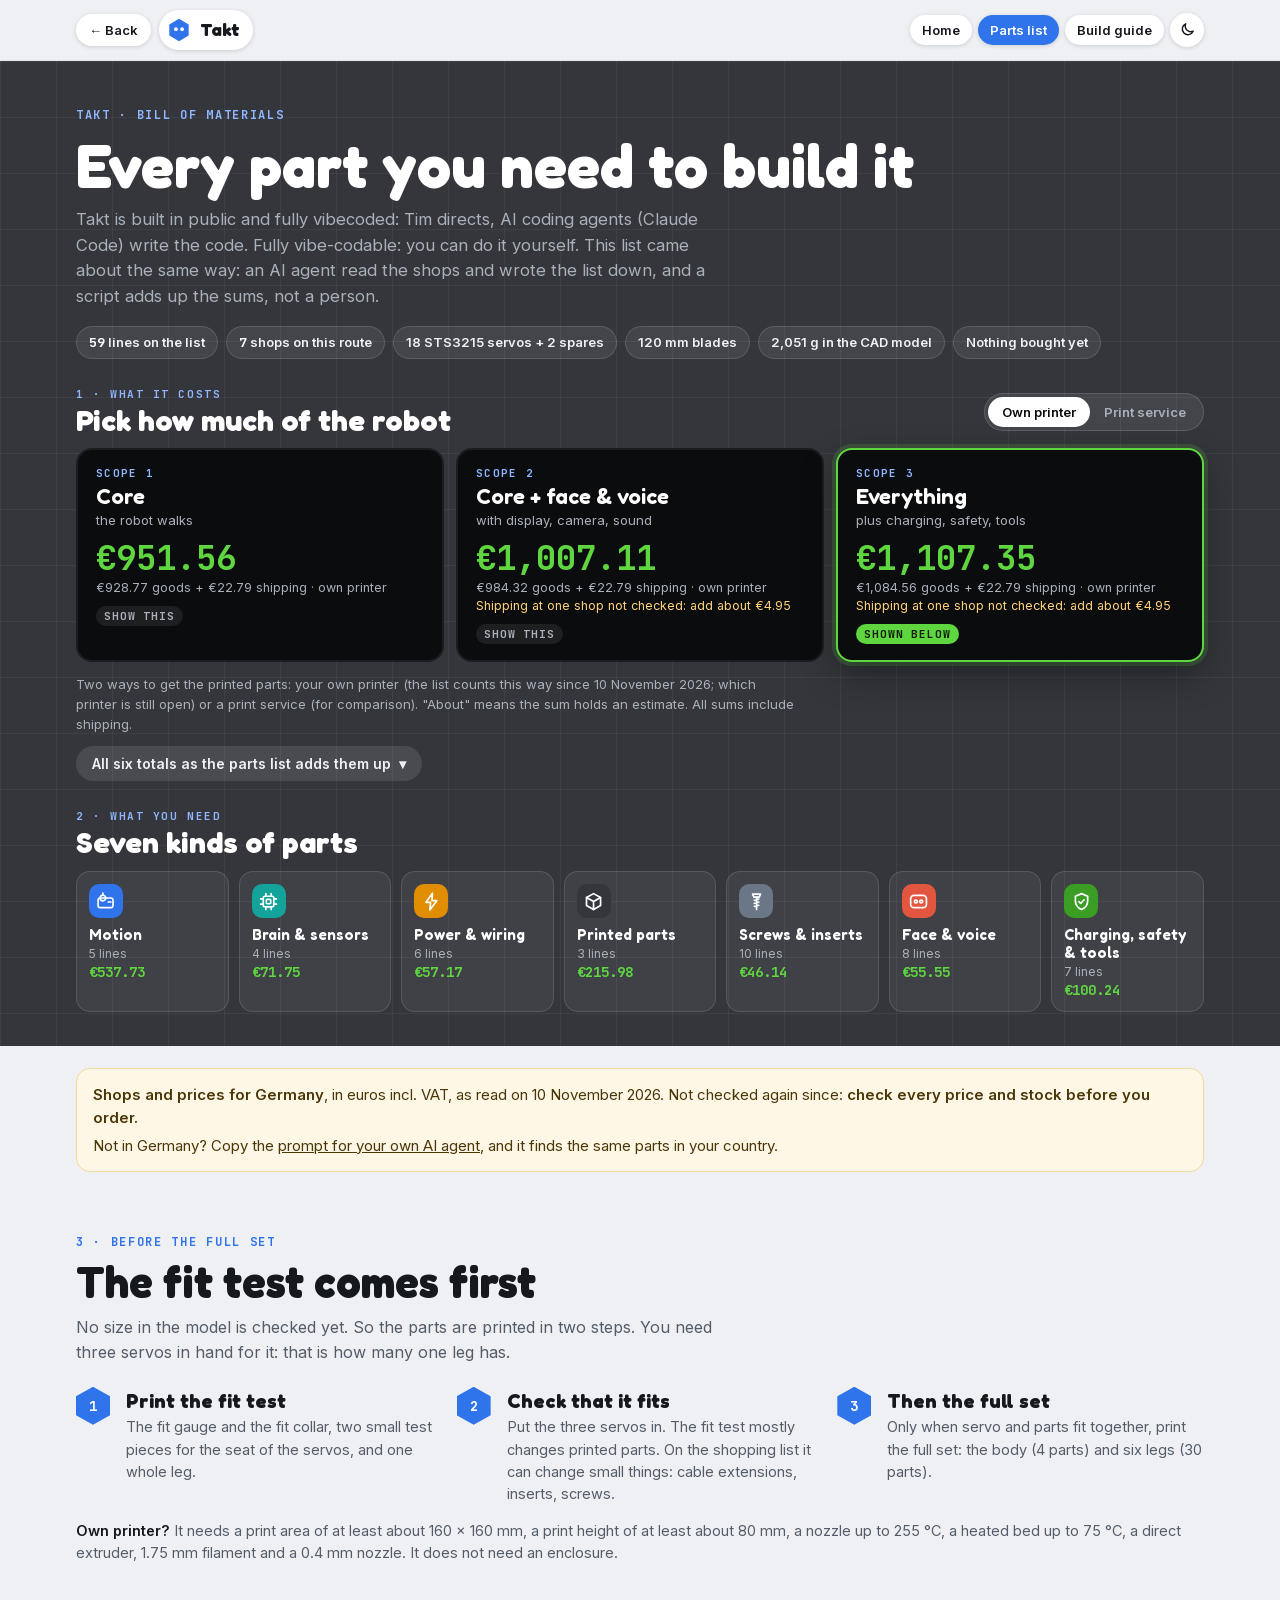
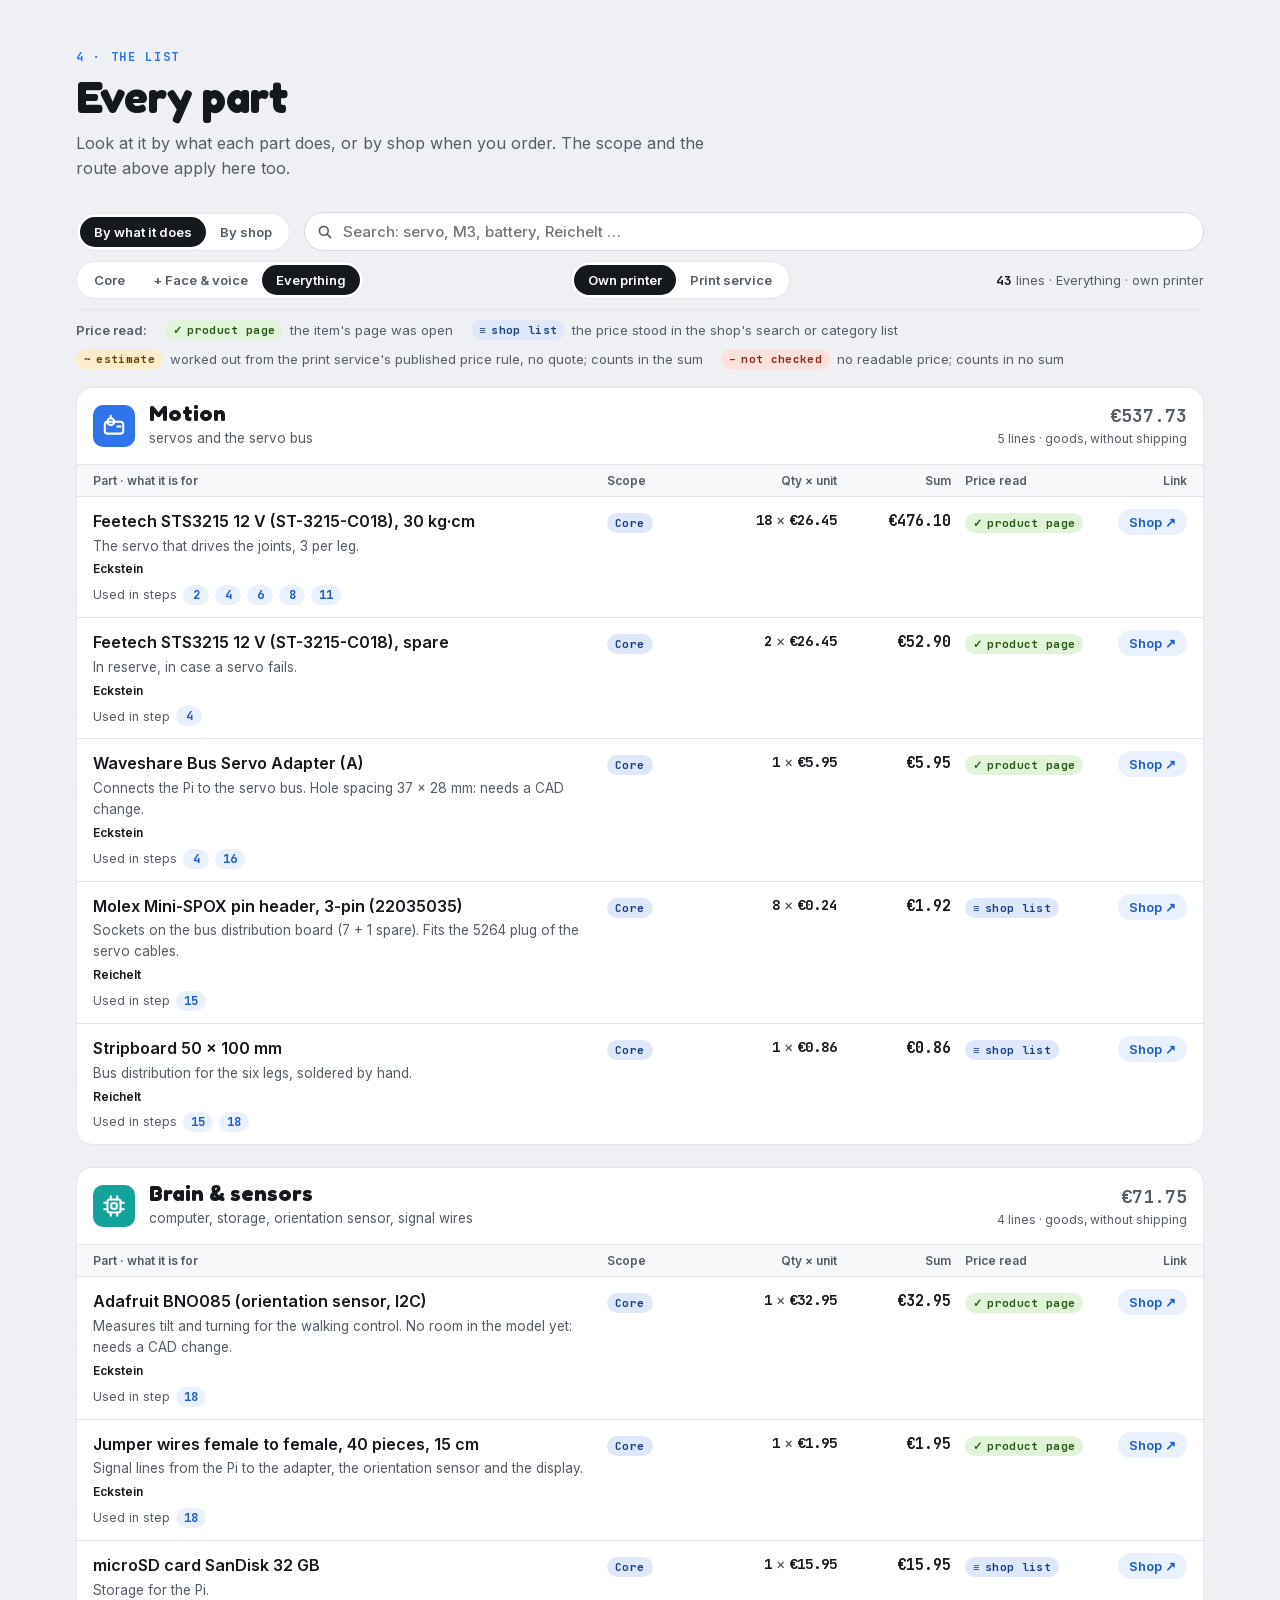
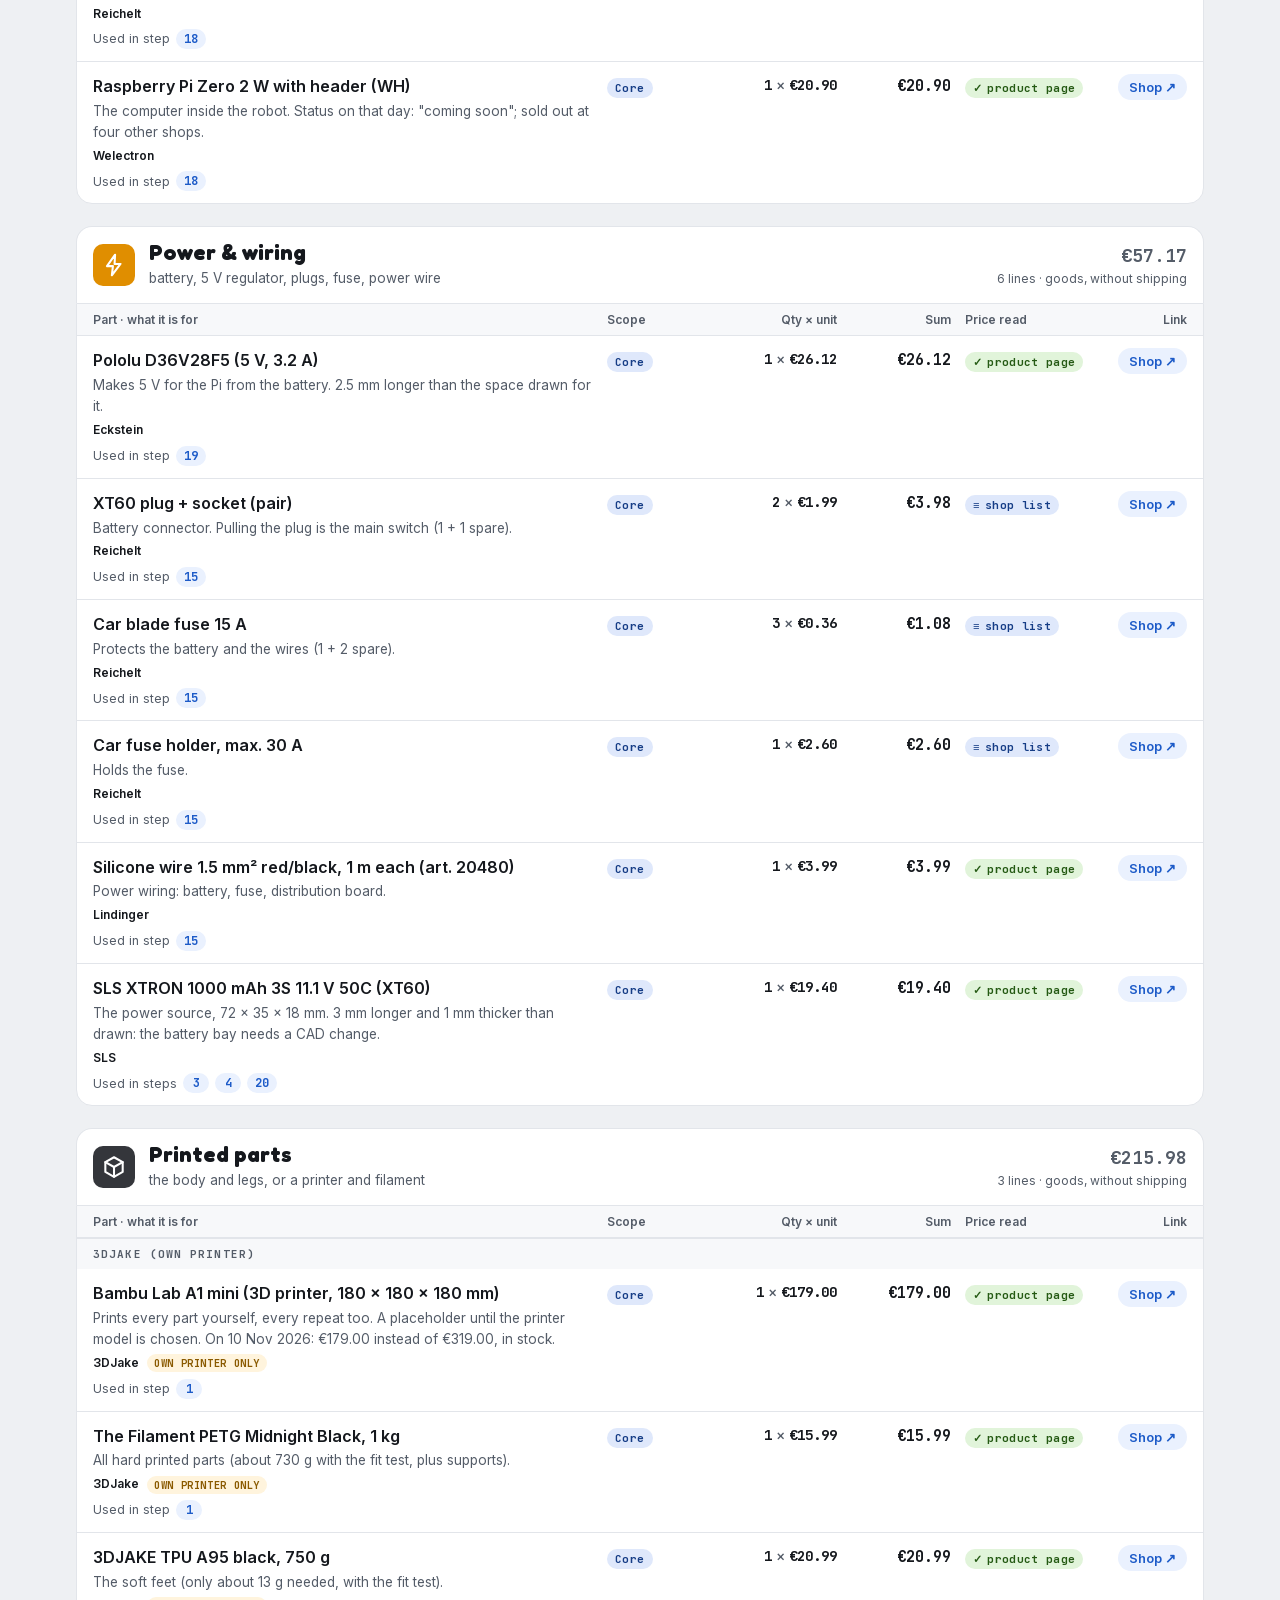
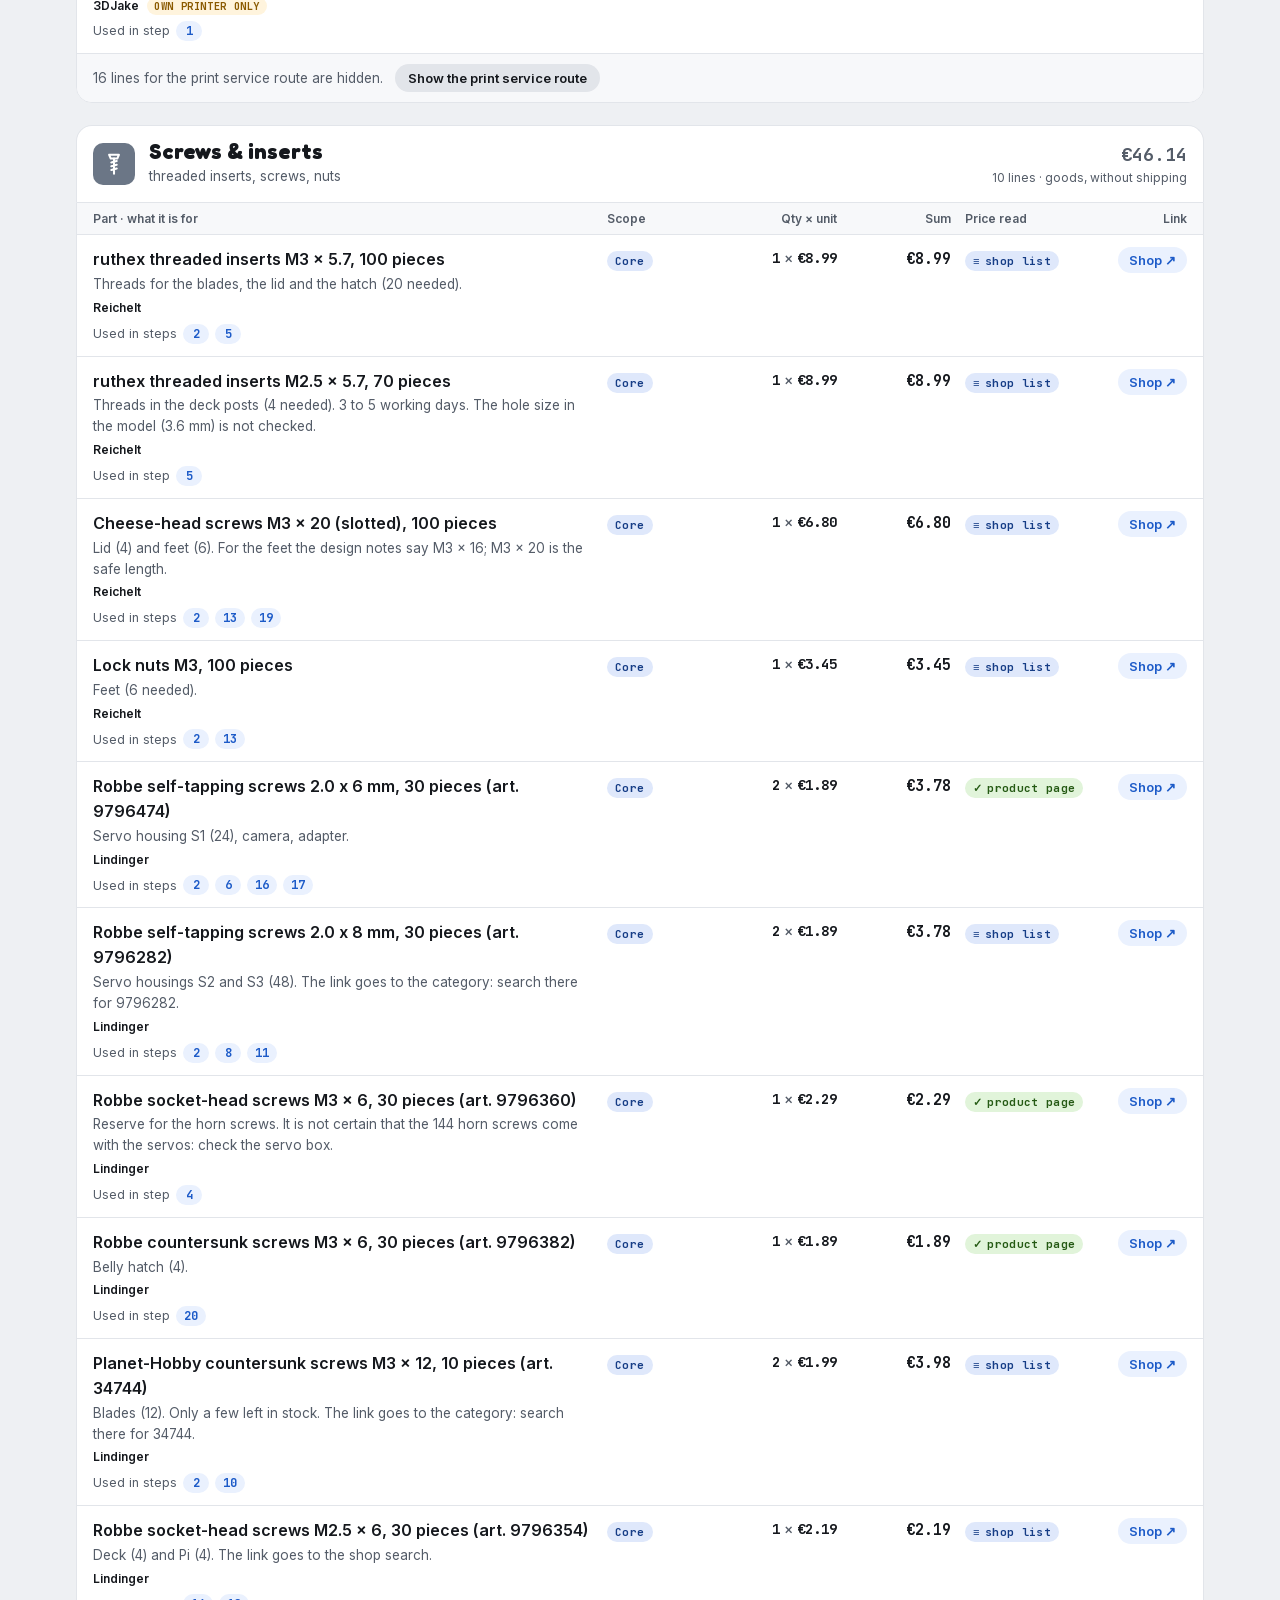
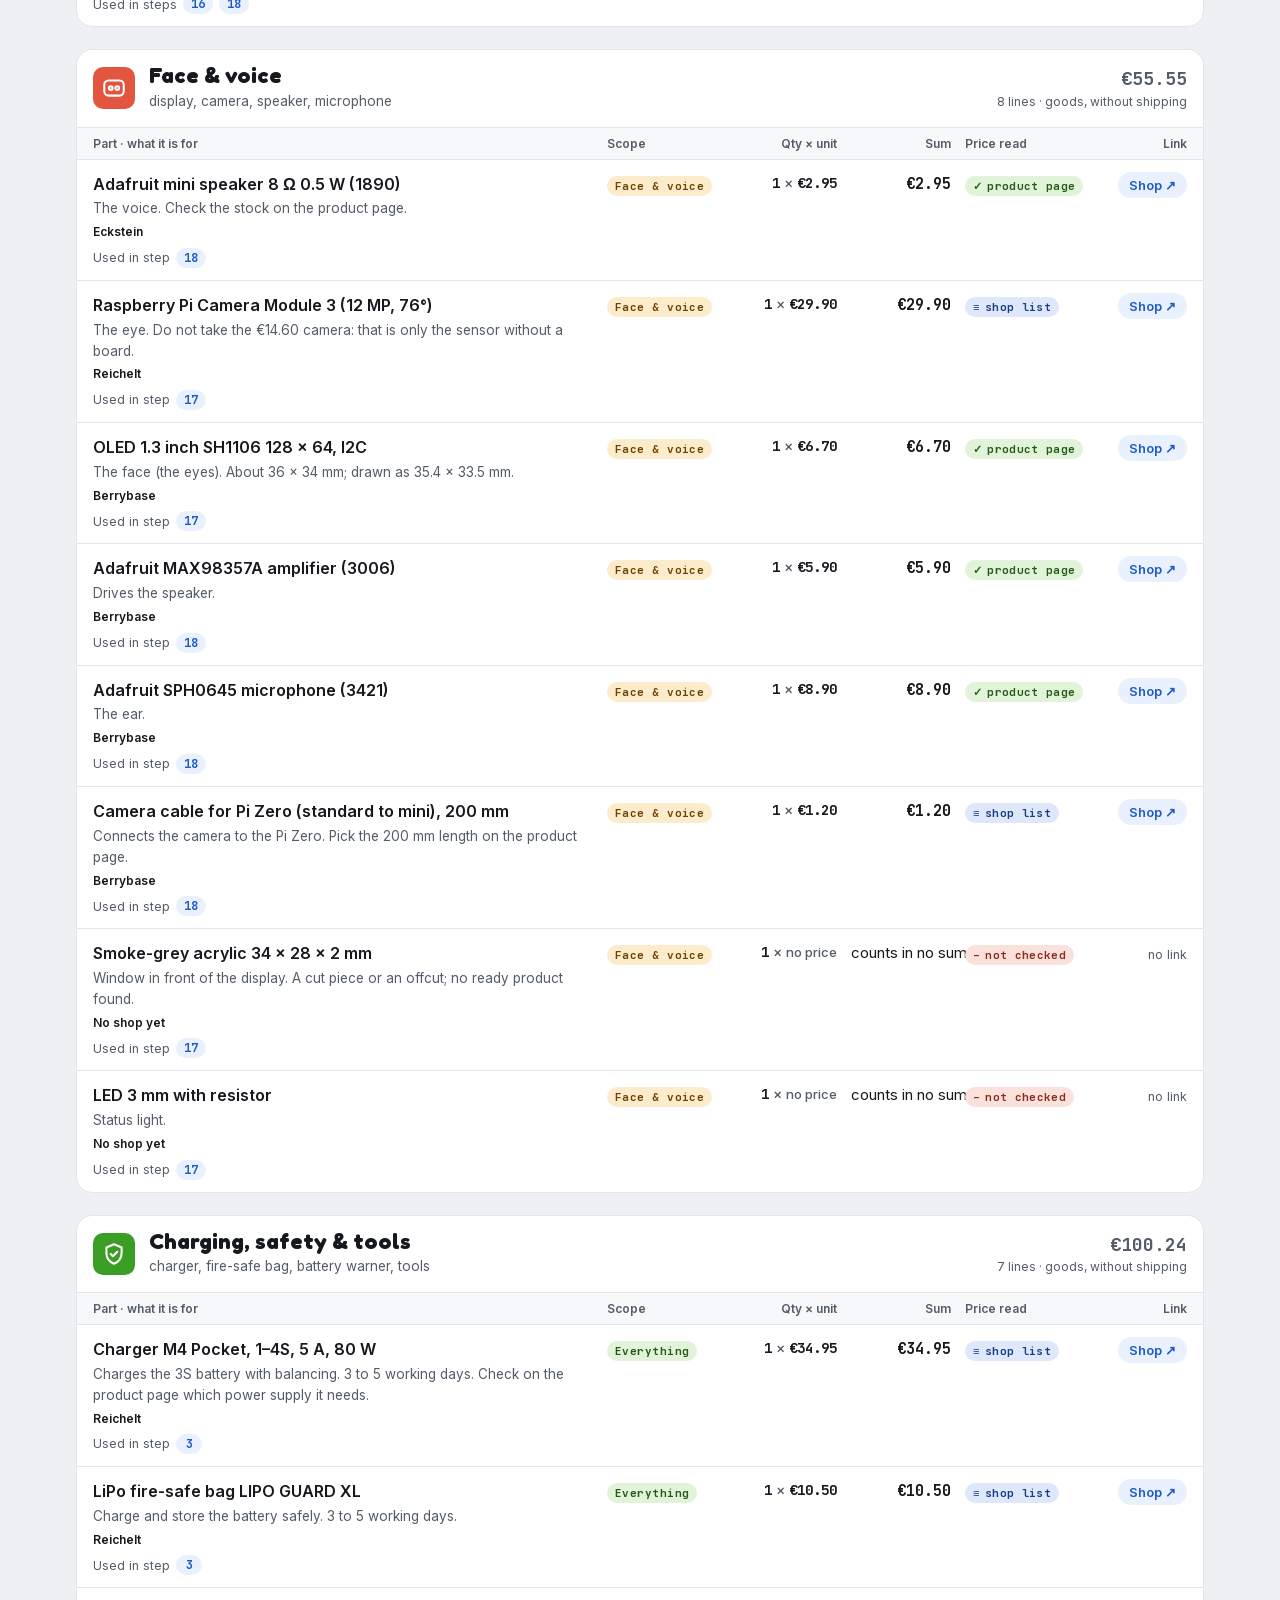
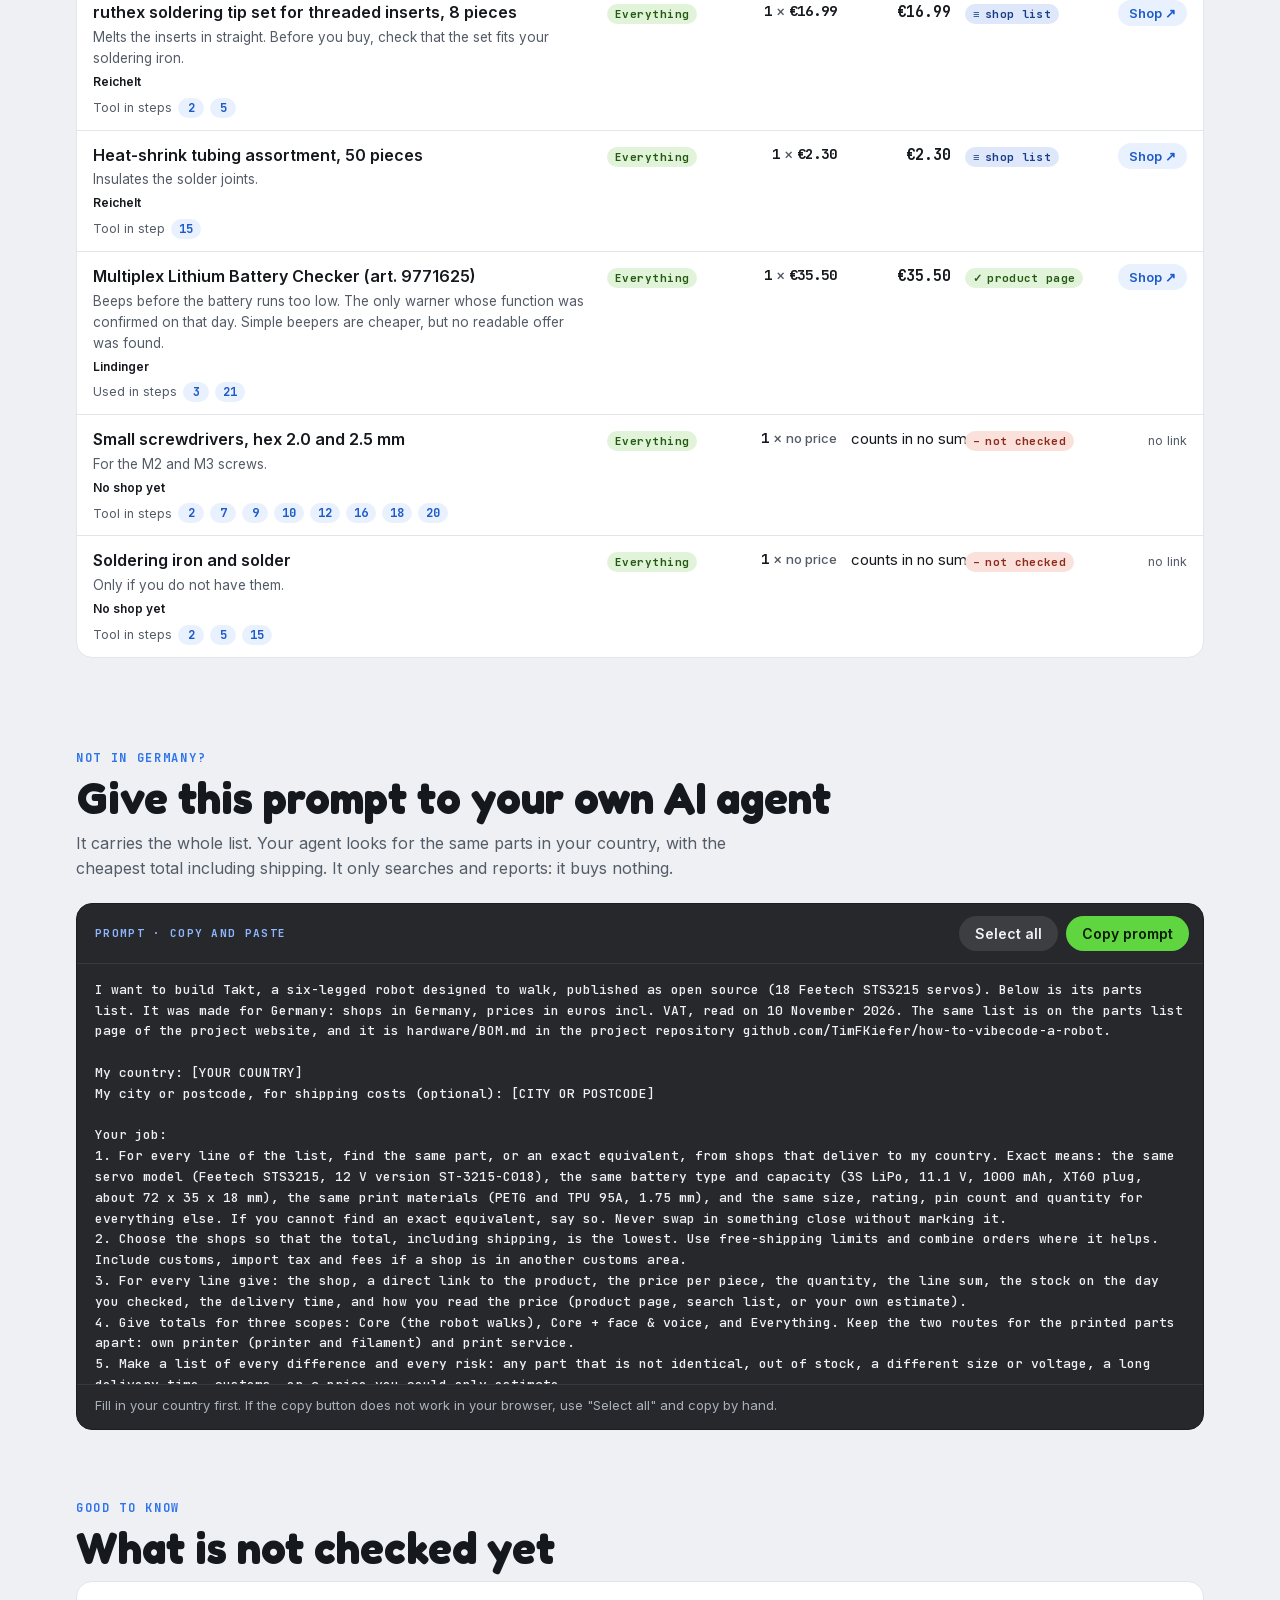
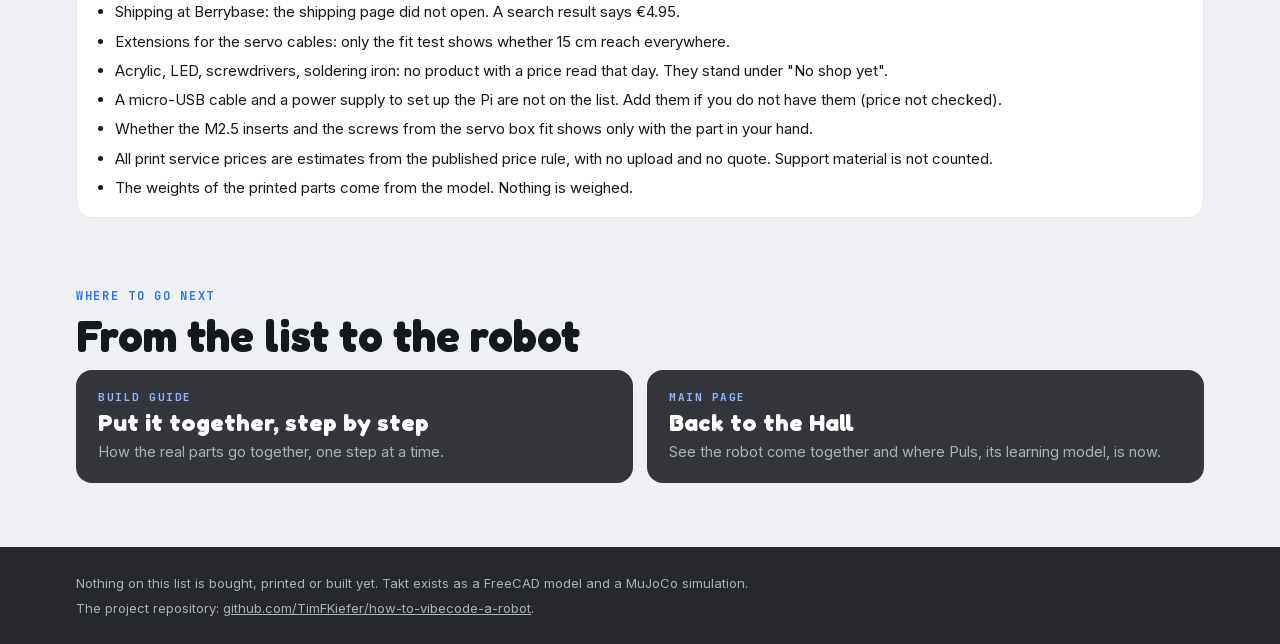
<file: docs/bom.html>
<!doctype html>
<!-- SPDX-License-Identifier: MIT AND CC-BY-SA-4.0 -->
<html lang="en">
<head>
<meta charset="utf-8">
<meta name="viewport" content="width=device-width, initial-scale=1, viewport-fit=cover">
<script src="theme.js"></script>
<title>Takt Parts List</title>
<meta name="description" content="Every part for Takt, the six-legged robot: what it costs, what you need, grouped by what each part does or by shop, the fit test first, and a prompt for your own AI agent to find the same parts in your country.">
<link rel="stylesheet" href="fonts/fonts.css">
<script>
  // Browsers without cross-document View Transitions get a short fade-in of the page instead.
  if (!("CSSViewTransitionRule" in window)) document.documentElement.classList.add("nvt");
  // A skipped cross-page transition (hidden tab, a quick second click) rejects its promises: not an error.
  // The header morphs into the main page's band only while it is on screen; far down the list the page just crossfades.
  const bandVT = (e) => {
    const v = e.viewTransition;
    if (v) for (const k of ["ready", "finished", "updateCallbackDone"]) if (v[k]) v[k].catch(() => {});
    const b = document.querySelector(".band");
    if (!b) return;
    const r = b.getBoundingClientRect();
    b.style.viewTransitionName = r.bottom > 0 && r.top < innerHeight ? "" : "none";
    // a "used in" step link grows into the build guide's stage; the band then stays out of the morph
    if (e.type === "pageswap" && stepLink && stepLink.isConnected) { b.style.viewTransitionName = "none"; stepLink.style.viewTransitionName = "guide-band"; }
    if (e.type === "pagereveal") { if (stepLink) { stepLink.style.viewTransitionName = ""; stepLink = null; } if (v) liveVT = v; (v ? v.finished.catch(() => {}) : Promise.resolve()).then(() => { b.style.viewTransitionName = ""; if (liveVT === v) liveVT = null; }); }
  };
  // While a morph runs, a tap lands on the morph's overlay and not on the button under it. So a press ends the morph at
  // once, and a click that only reached the page itself is passed on to what is under the pointer. (On a touch screen the
  // click already reaches the button once the morph is gone.) The list's own morphs and the theme crossfade (theme.js)
  // set liveVT too.
  var liveVT = null;
  var stepLink = null;   // the "used in" link last pressed (the list script sets it)
  let skippedAt = 0;
  addEventListener("pointerdown", () => {
    const v = liveVT; if (!v) return;
    liveVT = null; skippedAt = performance.now();
    try { v.skipTransition(); } catch (err) { /* already over */ }
  }, true);
  addEventListener("click", (e) => {
    if (e.target !== document.documentElement || performance.now() - skippedAt > 1500) return;
    skippedAt = 0;
    const el = document.elementFromPoint(e.clientX, e.clientY), hit = el && el.closest("button, a, label, input");
    if (hit) { if (hit.matches("input")) hit.focus(); else hit.click(); }
  }, true);
  // A theme press: the crossfade is the only animation, so no control eases its colours in after the swap (html.theming).
  // (a fallback takes the class off again, should a crossfade end without a theme change)
  addEventListener("click", (e) => { if (e.target.closest && e.target.closest("[data-theme-toggle]")) { document.documentElement.classList.add("theming"); setTimeout(() => document.documentElement.classList.remove("theming"), 1500); } }, true);
  const themed = () => requestAnimationFrame(() => requestAnimationFrame(() => document.documentElement.classList.remove("theming")));
  // theme.js hands its crossfade to liveVT but does not clear it: clear it here once that crossfade is over
  addEventListener("themechange", () => { const v = liveVT; if (!v) { themed(); return; } v.finished.catch(() => {}).then(() => { themed(); if (liveVT === v) liveVT = null; }); });
  addEventListener("pageswap", bandVT);
  addEventListener("pagereveal", bandVT);
</script>
<style>
/* Same look as the main page: the training Hall (light panel walls, dark tiled floor, black board, blue robot). */
@view-transition { navigation: auto; }
:root {
  --wall: #eef0f3;
  --wall-2: #e2e5ea;
  --line: #d6dae1;
  --floor: #34363b;
  --floor-2: #26282c;
  --ink: #15181d;
  --ink-2: #545c68;
  --chalk: #eef1f4;
  --chalk-2: #aab1bb;
  --board: #0b0c0e;
  --blue: #2f74ea;
  --blue-2: #8fb6ff;
  --go: #5fd640;
  --amber: #f59f0b;
  --card: #ffffff;
  --bar: rgba(238, 240, 243, 0.92);
  --tools: rgba(238, 240, 243, 0.94);
  --pill: #ffffff;
  --sh: rgba(20, 24, 32, 0.16);
  --sh-2: rgba(20, 24, 32, 0.2);
  --grid: rgba(255, 255, 255, 0.05);
  --on-ink: #ffffff;
  --blue-fill: #2f74ea;
  --soft: #f7f8fa;
  --soft-2: #fbfbfc;
  --row-h: #fafbfc;
  --flash: #e8f0ff;
  --ph: #8a919c;
  --deep-line: #1b1d21;
  --note-bg: #fff7e6;
  --note-line: #f3d79b;
  --note-ink: #4a3708;
  --ok-bg: #e1f4da;
  --ok-ink: #255a14;
  --info-bg: #dfe8fb;
  --info-ink: #163d86;
  --est-bg: #fdeccc;
  --est-ink: #6a4300;
  --no-bg: #fbe1dc;
  --no-ink: #8c2a1b;
  --tag-bg: #fff4dd;
  --tag-ink: #8a5a00;
  --shop-bg: #eaf1fe;
  --shop-bg-h: #dbe7fd;
  --shop-ink: #1d5bc8;   /* a little darker than --blue: the button text passes AA on its light blue */
  /* the group icons; the shop icon uses --g-printed */
  --g-motion: #2f74ea;
  --g-brain: #13a39a;
  --g-power: #e08e00;
  --g-printed: #34363b;
  --g-small: #6b7686;
  --g-face: #e2553f;
  --g-care: #3a9e25;
  /* the theme switch: the moon shows in light, the sun in dark */
  --tm: 1;
  --ts: 0;
  --display: "Fredoka", "Trebuchet MS", Arial, sans-serif;
  --body: "Inter", -apple-system, "Segoe UI", Arial, sans-serif;
  --mono: "JetBrains Mono", ui-monospace, Menlo, monospace;
  --gl: max(16px, env(safe-area-inset-left, 0px));
  --gr: max(16px, env(safe-area-inset-right, 0px));
  --ease: cubic-bezier(0.2, 0.8, 0.2, 1);
  --top: 57px;
  color-scheme: light;
}
/* dark: the Hall at night. The same tokens twice: for the system setting, and for a pick on the switch. */
@media (prefers-color-scheme: dark) {
  :root:not([data-theme="light"]) {
    --wall: #121418; --wall-2: rgba(255, 255, 255, 0.1); --line: rgba(255, 255, 255, 0.16);
    --floor: #1a1d22; --floor-2: #202329; --ink: #e8ebf0; --ink-2: #a3abb6; --blue: #5c95f6; --card: #1c1f25;
    --bar: rgba(18, 20, 24, 0.92); --tools: rgba(18, 20, 24, 0.94); --pill: #23272e; --sh: rgba(0, 0, 0, 0.4); --sh-2: rgba(0, 0, 0, 0.55);
    --grid: rgba(217, 219, 224, 0.06); --on-ink: #121418; --soft: #22262d; --soft-2: #1f2329; --row-h: #21252b; --flash: #23324d;
    --ph: #7d8692; --deep-line: rgba(255, 255, 255, 0.1);
    --note-bg: rgba(245, 159, 11, 0.12); --note-line: rgba(245, 159, 11, 0.36); --note-ink: #f6dca3;
    --ok-bg: rgba(95, 214, 64, 0.16); --ok-ink: #a6e893; --info-bg: rgba(92, 149, 246, 0.2); --info-ink: #b4ceff;
    --est-bg: rgba(245, 159, 11, 0.17); --est-ink: #fcc96b; --no-bg: rgba(240, 96, 72, 0.18); --no-ink: #ffb1a3;
    --tag-bg: rgba(245, 159, 11, 0.15); --tag-ink: #fcc96b;
    --shop-bg: rgba(92, 149, 246, 0.16); --shop-bg-h: rgba(92, 149, 246, 0.27); --shop-ink: #8fb6ff;
    --g-printed: #4a4f58;
    --tm: 0; --ts: 1;
    color-scheme: dark;
  }
}
:root[data-theme="dark"] {
  --wall: #121418; --wall-2: rgba(255, 255, 255, 0.1); --line: rgba(255, 255, 255, 0.16);
  --floor: #1a1d22; --floor-2: #202329; --ink: #e8ebf0; --ink-2: #a3abb6; --blue: #5c95f6; --card: #1c1f25;
  --bar: rgba(18, 20, 24, 0.92); --tools: rgba(18, 20, 24, 0.94); --pill: #23272e; --sh: rgba(0, 0, 0, 0.4); --sh-2: rgba(0, 0, 0, 0.55);
  --grid: rgba(217, 219, 224, 0.06); --on-ink: #121418; --soft: #22262d; --soft-2: #1f2329; --row-h: #21252b; --flash: #23324d;
  --ph: #7d8692; --deep-line: rgba(255, 255, 255, 0.1);
  --note-bg: rgba(245, 159, 11, 0.12); --note-line: rgba(245, 159, 11, 0.36); --note-ink: #f6dca3;
  --ok-bg: rgba(95, 214, 64, 0.16); --ok-ink: #a6e893; --info-bg: rgba(92, 149, 246, 0.2); --info-ink: #b4ceff;
  --est-bg: rgba(245, 159, 11, 0.17); --est-ink: #fcc96b; --no-bg: rgba(240, 96, 72, 0.18); --no-ink: #ffb1a3;
  --tag-bg: rgba(245, 159, 11, 0.15); --tag-ink: #fcc96b;
  --shop-bg: rgba(92, 149, 246, 0.16); --shop-bg-h: rgba(92, 149, 246, 0.27); --shop-ink: #8fb6ff;
  --g-printed: #4a4f58;
  --tm: 0; --ts: 1;
  color-scheme: dark;
}
* { box-sizing: border-box; }
html { overflow-x: clip; scroll-behavior: smooth; }
body { margin: 0; background: var(--wall); color: var(--ink); font-family: var(--body); font-size: 16px; line-height: 1.55; overflow-x: clip; }
a { color: inherit; }
button, input { font-family: inherit; }
:focus-visible { outline: 2px solid var(--blue); outline-offset: 2px; }
.gut { padding-left: var(--gl); padding-right: var(--gr); }
.wide { max-width: 1160px; margin: 0 auto; }
.num { font-family: var(--mono); font-weight: 700; font-variant-numeric: tabular-nums; }
.eyebrow { font: 700 12px var(--mono); letter-spacing: 0.14em; text-transform: uppercase; color: var(--blue); }
h1, h2, h3 { font-family: var(--display); line-height: 1.06; text-wrap: balance; }
.vh { position: absolute; width: 1px; height: 1px; overflow: hidden; clip: rect(0 0 0 0); white-space: nowrap; }

/* page arrival: the View Transition does it; without one, a short fade */
html.nvt body { animation: pagein 0.38s var(--ease) both; }
@keyframes pagein { from { opacity: 0; transform: translateY(8px); } to { opacity: 1; transform: none; } }
.band { view-transition-name: bom-band; }
::view-transition-group(bom-band) { animation-duration: 0.55s; animation-timing-function: var(--ease); }
::view-transition-old(root), ::view-transition-new(root) { animation-duration: 0.32s; }
/* same-page changes (filters, views): the list fades and rises a little */
html.vt-local::view-transition-group(bom-band) { animation-duration: 0.3s; }
html.vt-local::view-transition-old(root) { animation: vtout 0.18s ease both; }
html.vt-local::view-transition-new(root) { animation: vtin 0.3s var(--ease) both; }
@keyframes vtout { to { opacity: 0; } }
@keyframes vtin { from { opacity: 0; transform: translateY(6px); } to { opacity: 1; transform: none; } }
.swap { animation: vtin 0.3s var(--ease) both; }

/* every button: press feedback */
.press { transition: transform 0.16s var(--ease), background-color 0.22s, color 0.22s, box-shadow 0.22s, opacity 0.22s; }
.press:active { transform: scale(0.95); }
html.theming *:not(.themetog svg), html.theming *::before, html.theming *::after { transition: none !important; }

/* top bar */
.bar { position: sticky; top: 0; z-index: 30; padding-top: env(safe-area-inset-top, 0px); background: var(--bar); backdrop-filter: blur(8px); -webkit-backdrop-filter: blur(8px); border-bottom: 1px solid var(--wall-2); }
.bar .in { display: flex; align-items: center; justify-content: space-between; gap: 10px; padding-block: 10px; }
.bar .left { display: flex; align-items: center; gap: 8px; min-width: 0; }
.pill, .brand, .links a { background: var(--pill); color: var(--ink); border-radius: 999px; text-decoration: none; box-shadow: 0 1px 4px var(--sh); }
.pill { display: inline-flex; align-items: center; gap: 6px; font: 600 13px var(--body); padding: 8px 13px; border: 0; cursor: pointer; white-space: nowrap; }
.pill:hover, .links a:hover, .brand:hover { box-shadow: 0 3px 10px var(--sh-2); }
.brand { display: inline-flex; align-items: center; gap: 9px; font-family: var(--display); font-weight: 700; font-size: 18px; padding: 6px 13px 6px 8px; flex: none; white-space: nowrap; }
.brand svg { width: 24px; height: 26px; }
.links { display: flex; gap: 6px; flex-wrap: wrap; justify-content: flex-end; }
.links a { font: 600 13px var(--body); padding: 7px 12px; white-space: nowrap; }
.links a[aria-current="page"] { background: var(--blue-fill); color: #fff; }
.bar .right { display: flex; align-items: center; gap: 6px; min-width: 0; }
/* the light/dark switch: moon and sun swap with a short turn */
.themetog { position: relative; flex: none; width: 34px; height: 34px; padding: 0; justify-content: center; }
.themetog svg { position: absolute; inset: 0; margin: auto; width: 17px; height: 17px; fill: none; stroke: currentColor; stroke-width: 2; stroke-linecap: round; stroke-linejoin: round; transition: opacity 0.28s, transform 0.42s var(--ease); }
.themetog .moon { opacity: var(--tm); transform: rotate(calc((1 - var(--tm)) * 90deg)) scale(calc(0.6 + 0.4 * var(--tm))); }
.themetog .sun { opacity: var(--ts); transform: rotate(calc((var(--ts) - 1) * 90deg)) scale(calc(0.6 + 0.4 * var(--ts))); }
@media (max-width: 460px) { .links .opt { display: none; } }

/* the band: summary on the dark tiled floor */
.band { background-color: var(--floor); background-image: linear-gradient(90deg, var(--grid) 1px, transparent 1px), linear-gradient(var(--grid) 1px, transparent 1px); background-size: 56px 56px; color: var(--chalk); padding-block: 40px 34px; }
.band .eyebrow { color: var(--blue-2); }
.band h1 { font-size: clamp(34px, 6vw, 60px); margin: 8px 0 10px; color: #fff; }
.band .lead { margin: 0; color: var(--chalk-2); font-size: 16.5px; max-width: 66ch; }
.facts { display: flex; flex-wrap: wrap; gap: 8px; margin: 16px 0 0; padding: 0; list-style: none; }
.facts li { background: rgba(255, 255, 255, 0.08); border: 1px solid rgba(255, 255, 255, 0.12); border-radius: 999px; padding: 5px 12px; font-size: 13px; font-weight: 600; color: var(--chalk); }
.facts li b { font-family: var(--mono); color: #fff; }
.blk { margin-top: 28px; }
.blk-hd { display: flex; flex-wrap: wrap; gap: 10px 16px; align-items: center; justify-content: space-between; margin-bottom: 12px; }
.blk-hd h2 { margin: 0; font-size: clamp(22px, 3.2vw, 30px); color: #fff; }
.blk-hd .k { font: 700 11px var(--mono); letter-spacing: 0.14em; text-transform: uppercase; color: var(--blue-2); display: block; margin-bottom: 4px; }

/* segmented controls with a sliding thumb */
.seg { position: relative; display: inline-flex; background: var(--card); border: 1px solid var(--wall-2); border-radius: 999px; padding: 3px; max-width: 100%; }
.seg.dark { background: rgba(255, 255, 255, 0.08); border-color: rgba(255, 255, 255, 0.14); }
.seg .thumb { position: absolute; top: 3px; bottom: 3px; left: 3px; width: 0; border-radius: 999px; background: var(--ink); transition: left 0.34s var(--ease), width 0.34s var(--ease); z-index: 0; }
.seg.dark .thumb { background: #fff; }
.seg:not(.ready) .thumb { transition: none; }
.seg button { position: relative; z-index: 1; border: 0; background: transparent; border-radius: 999px; padding: 7px 14px; font: 600 13px var(--body); cursor: pointer; color: var(--ink-2); white-space: nowrap; transition: color 0.25s, transform 0.16s var(--ease); }
.seg button:active { transform: scale(0.95); }
.seg.dark button { color: var(--chalk-2); }
.seg button[aria-pressed="true"] { color: var(--on-ink); }
.seg.dark button[aria-pressed="true"] { color: var(--board); }
.seg:not(.ready) button[aria-pressed="true"] { background: var(--ink); }
.seg.dark:not(.ready) button[aria-pressed="true"] { background: #fff; }

/* the three scopes */
.scopes { display: grid; grid-template-columns: repeat(3, minmax(0, 1fr)); gap: 12px; }
@media (max-width: 680px) { .scopes { grid-template-columns: minmax(0, 1fr); gap: 10px; } .scope { padding: 13px 15px; } .scope .v { margin-top: 4px; } }
.scope { text-align: left; cursor: pointer; display: grid; gap: 3px; align-content: start; background: var(--board); color: var(--chalk); border: 2px solid #1b1d21; border-radius: 16px; padding: 16px 18px; min-width: 0; }
.scope:hover { border-color: #3a3e46; }
.scope[aria-pressed="true"] { border-color: var(--go); box-shadow: 0 0 0 4px rgba(95, 214, 64, 0.16), 0 14px 34px rgba(0, 0, 0, 0.35); }
.scope .k { font: 700 11px var(--mono); letter-spacing: 0.12em; text-transform: uppercase; color: var(--blue-2); }
.scope b { font-family: var(--display); font-size: 22px; color: #fff; font-weight: 600; }
.scope .w { font-size: 13px; color: var(--chalk-2); }
.scope .v { font-size: clamp(26px, 3.6vw, 34px); color: var(--go); line-height: 1.1; margin-top: 8px; }
.scope .v small { font: 600 13px var(--body); color: var(--chalk-2); margin-right: 4px; }
.scope .d { font-size: 12.5px; color: var(--chalk-2); }
.scope .d.warn { color: #ffd27a; }
.scope .tick { justify-self: start; margin-top: 8px; font: 700 11px var(--mono); letter-spacing: 0.08em; text-transform: uppercase; padding: 3px 8px; border-radius: 999px; background: rgba(255, 255, 255, 0.08); color: var(--chalk-2); transition: background-color 0.25s, color 0.25s; }
.scope[aria-pressed="true"] .tick { background: var(--go); color: #0d1a08; }
.bandnote { margin: 12px 0 0; font-size: 13px; color: var(--chalk-2); max-width: 90ch; }

/* all six totals, opens smoothly */
.more { margin-top: 12px; }
.more-btn { background: rgba(255, 255, 255, 0.1); color: var(--chalk); }
.more-btn .chev { display: inline-block; transition: transform 0.3s var(--ease); }
.more-btn[aria-expanded="true"] .chev { transform: rotate(180deg); }
.fold { display: grid; grid-template-rows: 0fr; transition: grid-template-rows 0.42s var(--ease), opacity 0.3s; opacity: 0; }
.fold.open { grid-template-rows: 1fr; opacity: 1; }
.fold > div { overflow: hidden; min-height: 0; }
.tot { width: 100%; border-collapse: collapse; font-size: 14px; margin-top: 12px; background: var(--board); border-radius: 14px; overflow: hidden; }
.tot th, .tot td { text-align: left; padding: 9px 12px; border-bottom: 1px solid rgba(255, 255, 255, 0.08); vertical-align: top; }
.tot th { font: 600 12px var(--body); color: var(--chalk-2); white-space: nowrap; }
.tot td.r, .tot th.r { text-align: right; white-space: nowrap; }
.tot tr.on td { background: rgba(143, 182, 255, 0.1); }
.tot tr.on td.total { color: var(--go); }
.tot tbody tr:last-child td { border-bottom: 0; }

/* what you need: one tile per group */
.tiles { display: grid; grid-template-columns: repeat(7, minmax(0, 1fr)); gap: 10px; }
@media (max-width: 1080px) { .tiles { grid-template-columns: repeat(4, minmax(0, 1fr)); } }
@media (max-width: 640px) { .tiles { grid-template-columns: repeat(2, minmax(0, 1fr)); } }
.tile { text-align: left; cursor: pointer; display: grid; gap: 2px; align-content: start; background: rgba(255, 255, 255, 0.06); color: var(--chalk); border: 1px solid rgba(255, 255, 255, 0.12); border-radius: 14px; padding: 12px; min-width: 0; }
.tile:hover { background: rgba(255, 255, 255, 0.11); transform: translateY(-2px); }
.tile:active { transform: scale(0.96); }
.tile .ic { width: 34px; height: 34px; margin-bottom: 6px; }
.tile b { font: 600 15px/1.2 var(--display); color: #fff; }
.tile .c { font-size: 12px; color: var(--chalk-2); }
.tile .s { font-size: 14px; color: var(--go); }
.tile.empty { opacity: 0.45; }
@media (max-width: 640px) {
  .tile { grid-template-columns: 30px minmax(0, 1fr); column-gap: 10px; padding: 10px; }
  .tile .ic { grid-row: span 3; width: 30px; height: 30px; margin: 0; border-radius: 8px; }
  .tile b { font-size: 14px; }
  .tile:last-child { grid-column: 1 / -1; }
}
@media (max-width: 860px) {
  .tot thead { position: absolute; width: 1px; height: 1px; overflow: hidden; clip: rect(0 0 0 0); }
  .tot, .tot tbody, .tot tr, .tot td { display: block; width: auto; }
  .tot { background: transparent; }
  .tot tr { background: var(--board); border: 1px solid rgba(255, 255, 255, 0.14); border-radius: 12px; padding: 10px 12px; margin-bottom: 8px; }
  .tot td { border: 0; padding: 2px 0; text-align: left !important; white-space: normal !important; }
  .tot td[data-l] { display: flex; justify-content: space-between; gap: 12px; align-items: baseline; }
  .tot td[data-l]::before { content: attr(data-l); font: 600 12px var(--body); color: var(--chalk-2); }
  .tot tr.on { border-color: var(--go); }
  .tot tr.on td { background: transparent; }
}
.ic { display: inline-grid; place-items: center; border-radius: 10px; color: #fff; flex: none; }
.ic svg { width: 62%; height: 62%; fill: none; stroke: currentColor; stroke-width: 1.9; stroke-linecap: round; stroke-linejoin: round; }

/* notice */
.notice { margin-top: 22px; background: var(--note-bg); border: 1px solid var(--note-line); color: var(--note-ink); border-radius: 14px; padding: 14px 16px; font-size: 15px; display: grid; gap: 4px; }
.notice b { font-weight: 600; }

/* sections */
section.part { padding-block: 56px 8px; }
section.part > .wide > h2 { font-size: clamp(28px, 4.4vw, 44px); margin: 6px 0 10px; }
section.part .lead { color: var(--ink-2); max-width: 66ch; margin: 0 0 22px; }
.card { background: var(--card); border: 1px solid var(--wall-2); border-radius: 16px; padding: 18px 20px; min-width: 0; }

/* fit test steps */
ol.steps { margin: 0; padding: 0; display: grid; grid-template-columns: repeat(3, minmax(0, 1fr)); gap: 14px; counter-reset: s; }
@media (max-width: 820px) { ol.steps { grid-template-columns: minmax(0, 1fr); } }
ol.steps li { list-style: none; display: grid; grid-template-columns: 38px minmax(0, 1fr); gap: 12px; align-items: start; }
ol.steps li::before { counter-increment: s; content: counter(s); width: 34px; height: 38px; display: grid; place-items: center; font: 700 14px var(--mono); color: #fff; background: var(--blue-fill); clip-path: polygon(50% 0, 100% 25%, 100% 75%, 50% 100%, 0 75%, 0 25%); }
ol.steps h3 { margin: 4px 0 4px; font-size: 20px; }
ol.steps p { margin: 0; font-size: 14.5px; color: var(--ink-2); }
.printer { margin-top: 14px; font-size: 14.5px; color: var(--ink-2); }
.printer b { color: var(--ink); font-weight: 600; }

/* the list: toolbar */
.tools { display: grid; gap: 10px; background: var(--tools); backdrop-filter: blur(8px); -webkit-backdrop-filter: blur(8px); padding-block: 10px; margin-bottom: 8px; border-bottom: 1px solid var(--wall-2); }
@media (min-width: 861px) { .tools { position: sticky; top: calc(var(--top) + env(safe-area-inset-top, 0px)); z-index: 20; } }
.tools .row1, .tools .row2 { display: flex; flex-wrap: wrap; gap: 10px 14px; align-items: center; }
.tools .row2 { justify-content: space-between; }
.search { position: relative; flex: 1 1 240px; min-width: 0; }
.search svg { position: absolute; left: 13px; top: 50%; width: 16px; height: 16px; transform: translateY(-50%); fill: none; stroke: var(--ink-2); stroke-width: 2; stroke-linecap: round; pointer-events: none; }
.search input { width: 100%; font: 500 15px var(--body); padding: 9px 38px 9px 38px; border-radius: 999px; border: 1px solid var(--line); background: var(--card); color: var(--ink); transition: border-color 0.2s, box-shadow 0.2s; -webkit-appearance: none; appearance: none; }
.search input:focus { outline: none; border-color: var(--blue); box-shadow: 0 0 0 4px rgba(47, 116, 234, 0.15); }
.search input::-webkit-search-cancel-button { display: none; }
.search .x { position: absolute; right: 5px; top: 50%; transform: translateY(-50%) scale(0.6); opacity: 0; pointer-events: none; width: 30px; height: 30px; border-radius: 999px; border: 0; background: var(--wall-2); color: var(--ink); cursor: pointer; font-size: 15px; line-height: 1; transition: transform 0.22s var(--ease), opacity 0.2s; }
.search.has .x { opacity: 1; transform: translateY(-50%) scale(1); pointer-events: auto; }
.status { font-size: 13px; color: var(--ink-2); }
.status b { color: var(--ink); font-family: var(--mono); }
/* the "Filters" pill and its fold exist only on narrow screens */
.ftog { display: none; align-items: center; gap: 6px; flex: none; border: 1px solid var(--wall-2); background: var(--card); color: var(--ink); border-radius: 999px; padding: 7px 12px; font: 600 13px var(--body); cursor: pointer; position: relative; }
.ftog svg { width: 15px; height: 15px; fill: none; stroke: currentColor; stroke-width: 2; stroke-linecap: round; transition: transform 0.3s var(--ease); }
.ftog[aria-expanded="true"] { background: var(--ink); color: var(--on-ink); border-color: var(--ink); }
.ftog[aria-expanded="true"] svg { transform: rotate(180deg); }
.ftog .dot { position: absolute; top: 3px; right: 4px; width: 8px; height: 8px; border-radius: 50%; background: var(--blue); box-shadow: 0 0 0 2px var(--card); transform: scale(0); transition: transform 0.25s var(--ease); }
.ftog .dot.on { transform: scale(1); }
.tfold > div { min-width: 0; }
@media (max-width: 860px) {
  .tools { position: sticky; top: calc(var(--top) + env(safe-area-inset-top, 0px)); z-index: 20; gap: 0; margin-inline: calc(-1 * var(--gl)) calc(-1 * var(--gr)); padding-inline: var(--gl) var(--gr); padding-block: 8px; }
  .tools .row1 { flex-wrap: wrap; gap: 8px; }
  .tools .row1 .seg { flex: 1 1 auto; width: auto; min-width: 0; }
  .tools .seg { width: 100%; }
  .tools .seg button { flex: 1 1 0; padding: 7px 6px; font-size: 12.5px; }
  .ftog { display: inline-flex; }
  /* the search folds to a round button and opens to a full row while it is in use */
  .search { flex: 0 0 38px; }
  .search input { height: 36px; padding: 6px 0 6px 36px; }
  .search input::placeholder { color: transparent; }
  .search:focus-within, .search.has { flex: 1 1 100%; order: 3; animation: vtin 0.28s var(--ease) both; }
  .search:focus-within input, .search.has input { padding-right: 38px; }
  .search:focus-within input::placeholder, .search.has input::placeholder { color: var(--ph); }
  .tfold { display: grid; grid-template-rows: 0fr; opacity: 0; visibility: hidden; transition: grid-template-rows 0.38s var(--ease), opacity 0.26s, visibility 0s 0.38s; }
  .tfold > div { overflow: hidden; min-height: 0; }
  .tfold.open { grid-template-rows: 1fr; opacity: 1; visibility: visible; transition: grid-template-rows 0.38s var(--ease), opacity 0.26s, visibility 0s; }
  .tfold .row2 { gap: 8px; padding-top: 8px; }
}

/* price-read legend */
.reads { display: flex; flex-wrap: wrap; gap: 8px 18px; font-size: 13px; color: var(--ink-2); margin: 10px 0 18px; }
.reads > span { display: inline-flex; gap: 7px; align-items: center; }
.read { display: inline-flex; align-items: center; gap: 5px; font: 700 11px var(--mono); letter-spacing: 0.03em; padding: 3px 8px; border-radius: 999px; white-space: nowrap; }
.read i { font-style: normal; }
.read.page { background: var(--ok-bg); color: var(--ok-ink); }
.read.list { background: var(--info-bg); color: var(--info-ink); }
.read.estimate { background: var(--est-bg); color: var(--est-ink); }
.read.none { background: var(--no-bg); color: var(--no-ink); }

/* groups and shops */
.grp { margin-bottom: 22px; scroll-margin-top: calc(var(--top) + 150px); }
@media (max-width: 860px) { .grp { scroll-margin-top: calc(var(--top) + 66px); } }
.grp-hd { display: flex; gap: 14px; align-items: center; padding: 14px 16px; border-radius: 16px 16px 0 0; background: var(--card); border: 1px solid var(--wall-2); border-bottom: 0; transition: box-shadow 0.6s; }
.grp-hd.flash { box-shadow: inset 0 0 0 100vmax var(--flash); }   /* a shadow, so a theme swap of the card itself is instant */
.grp-hd .ic { width: 42px; height: 42px; }
.grp-hd .t { flex: 1; min-width: 0; }
.grp-hd h3 { margin: 0; font-size: 22px; }
.grp-hd .w { font-size: 13.5px; color: var(--ink-2); }
.grp-hd .sum { text-align: right; flex: none; display: grid; gap: 0; }
.grp-hd .sum .num { font-size: 18px; }
.grp-hd .sum span { font-size: 12px; color: var(--ink-2); }
.grp-bd { background: var(--card); border: 1px solid var(--wall-2); border-top: 1px solid var(--wall-2); border-radius: 0 0 16px 16px; overflow: hidden; }
.grp-note { padding: 10px 16px; font-size: 13.5px; color: var(--ink-2); background: var(--soft); border-top: 1px solid var(--wall-2); display: flex; flex-wrap: wrap; gap: 8px 12px; align-items: center; }
.sub { padding: 8px 16px; font: 700 11px var(--mono); letter-spacing: 0.1em; text-transform: uppercase; color: var(--ink-2); background: var(--soft); border-top: 1px solid var(--wall-2); }
.sub:first-child { border-top: 0; }
@media (max-width: 560px) {
  .grp-hd { flex-wrap: wrap; gap: 10px 12px; }
  .grp-hd .sum { text-align: left; flex-basis: 100%; display: flex; gap: 8px; align-items: baseline; }
}

/* one line of the list */
.rows-hd, .row { display: grid; grid-template-columns: minmax(0, 1fr) 96px 120px 100px 126px 82px; gap: 14px; align-items: start; padding: 12px 16px; }
.rows-hd { padding-block: 8px; font: 600 12px var(--body); color: var(--ink-2); background: var(--soft); border-bottom: 1px solid var(--wall-2); }
.rows-hd .r, .row .r { text-align: right; }
.row { border-top: 1px solid var(--wall-2); transition: background-color 0.2s; }
.rows-hd + .row, .sub + .row { border-top: 0; }
.row:hover { background: var(--row-h); }
.row .p { display: grid; gap: 2px; min-width: 0; }
.row .pn { font-weight: 600; }
.row .pp { font-size: 13.5px; color: var(--ink-2); }
.row .ps { font-size: 12px; color: var(--ink-2); display: flex; flex-wrap: wrap; gap: 4px 8px; align-items: center; margin-top: 2px; }
.row .ps .shopname { font-weight: 600; color: var(--ink); }
.row .qu { font-size: 14px; white-space: nowrap; }
.row .qu .x { color: var(--ink-2); font-weight: 500; }
.row .s { font-size: 15px; white-space: nowrap; }
.row .s.nop, .row .qu .nop { color: var(--ink-2); font: 500 13px var(--body); }
.row .lk { text-align: right; }
/* where the part is used in the build guide */
.uses { font-size: 12.5px; color: var(--ink-2); display: flex; flex-wrap: wrap; gap: 4px 6px; align-items: center; margin-top: 4px; animation: vtin 0.3s var(--ease) both; }
.uses a { font: 700 12px var(--mono); color: var(--shop-ink); background: var(--shop-bg); border-radius: 999px; padding: 2px 8px; min-width: 26px; text-align: center; text-decoration: none; }
.uses a:hover { background: var(--shop-bg-h); }
.uses a + span { margin-left: 6px; }
@media (max-width: 860px) { .uses a { padding: 5px 10px; min-width: 34px; } }   /* a bigger target for a finger */
.chip { display: inline-block; font: 700 11px var(--mono); letter-spacing: 0.04em; padding: 3px 8px; border-radius: 999px; white-space: nowrap; }
.chip.core { background: var(--info-bg); color: var(--info-ink); }
.chip.face { background: var(--est-bg); color: var(--est-ink); }
.chip.all { background: var(--ok-bg); color: var(--ok-ink); }
.tag { font: 700 10.5px var(--mono); letter-spacing: 0.06em; text-transform: uppercase; color: var(--tag-ink); background: var(--tag-bg); border-radius: 999px; padding: 2px 7px; }
.shopbtn { display: inline-flex; align-items: center; gap: 4px; font: 600 13px var(--body); color: var(--shop-ink); background: var(--shop-bg); border-radius: 999px; padding: 5px 11px; text-decoration: none; white-space: nowrap; }
.shopbtn:hover { background: var(--shop-bg-h); }
.nolink { font-size: 12.5px; color: var(--ink-2); }
@media (max-width: 860px) {
  .rows-hd { display: none; }
  .row { grid-template-columns: auto minmax(0, 1fr) auto; grid-template-areas: "p p p" "qu qu s" "t h l"; gap: 8px 10px; padding: 12px 14px; }
  .row .p { grid-area: p; }
  .row .t { grid-area: t; }
  .row .qu { grid-area: qu; align-self: center; text-align: left; color: var(--ink-2); }
  .row .s { grid-area: s; text-align: right; font-size: 17px; }
  .row .h { grid-area: h; align-self: center; }
  .row .lk { grid-area: l; align-self: center; }
}

/* by shop: the order plan */
.plan { background: var(--card); border: 1px solid var(--wall-2); border-radius: 16px; overflow: hidden; margin-bottom: 22px; }
.plan-hd { padding: 14px 16px; display: flex; flex-wrap: wrap; gap: 6px 14px; align-items: baseline; justify-content: space-between; border-bottom: 1px solid var(--wall-2); }
.plan-hd h3 { margin: 0; font-size: 22px; }
.plan-hd span { font-size: 13px; color: var(--ink-2); }
.prow { display: grid; grid-template-columns: minmax(0, 1fr) 70px 110px 110px 120px; gap: 12px; padding: 10px 16px; border-top: 1px solid var(--wall-2); align-items: center; font-size: 14px; }
.prow.h { border-top: 0; font: 600 12px var(--body); color: var(--ink-2); background: var(--soft); padding-block: 8px; }
.prow .r { text-align: right; white-space: nowrap; }
.prow a { font-weight: 600; color: var(--ink); text-decoration: none; }
.prow a:hover { color: var(--blue); }
.prow.foot { background: var(--board); color: var(--chalk); font-size: 15px; }
.prow.foot .num.t { color: var(--go); font-size: 18px; }
.prow .dim { color: var(--ink-2); font-size: 12.5px; font-weight: 500; font-family: var(--body); }
.prow.foot .dim { color: var(--chalk-2); }
@media (max-width: 700px) {
  .prow { grid-template-columns: auto auto minmax(0, 1fr) auto; gap: 2px 10px; }
  .prow.h { display: none; }
  .prow .c-name { grid-column: 1 / 4; grid-row: 1; }
  .prow .c-n, .prow .c-g, .prow .c-s { grid-row: 2; text-align: left; font: 500 12px var(--body); color: var(--ink-2); white-space: nowrap; }
  .prow .c-n { grid-column: 1; } .prow .c-g { grid-column: 2; } .prow .c-s { grid-column: 3; white-space: normal; }
  .prow .c-t .dim { display: block; }
  .prow .c-n::before { content: "Lines "; } .prow .c-g::before { content: "Goods "; } .prow .c-s::before { content: "Ship "; }
  .prow .c-t { grid-column: 4; grid-row: 1 / span 2; align-self: center; font-size: 16px; }
  .prow.foot .c-n, .prow.foot .c-g, .prow.foot .c-s { color: var(--chalk-2); }
}
.shop .grp-hd .ic { background: var(--g-printed); }
.shop .route { font: 700 10.5px var(--mono); letter-spacing: 0.08em; text-transform: uppercase; color: var(--ink-2); }
.shop .snote { padding: 12px 16px; font-size: 13.5px; color: var(--ink-2); border-bottom: 1px solid var(--wall-2); background: var(--soft-2); }
.shop .sfoot { display: flex; flex-wrap: wrap; gap: 6px 18px; align-items: baseline; padding: 12px 16px; border-top: 1px solid var(--wall-2); background: var(--soft); font-size: 14px; }
.shop .sfoot b.num { font-size: 16px; }
.shop .sfoot .whole { flex-basis: 100%; font-size: 12.5px; color: var(--ink-2); }
.shop.off .grp-hd, .shop.off .grp-bd { opacity: 0.6; }
.shop.off .grp-bd { border-radius: 0 0 16px 16px; }
.empty-msg { background: var(--card); border: 1px dashed var(--line); border-radius: 16px; padding: 26px 18px; text-align: center; color: var(--ink-2); display: grid; gap: 10px; justify-items: center; }

.btn { font: 600 14px var(--body); border: 0; border-radius: 999px; padding: 9px 16px; cursor: pointer; text-decoration: none; display: inline-flex; gap: 8px; align-items: center; }
.btn.go { background: var(--go); color: #0d1a08; }
.btn.go:hover { background: #73e256; }
.btn.ghost { background: rgba(255, 255, 255, 0.1); color: var(--chalk); }
.btn.ghost:hover { background: rgba(255, 255, 255, 0.18); }
.btn.soft { background: var(--wall-2); color: var(--ink); padding: 6px 13px; font-size: 13px; }
.btn.soft:hover { background: var(--line); }

/* prompt */
.prompt { background: var(--floor-2); color: var(--chalk); border-radius: 16px; overflow: hidden; border: 1px solid var(--deep-line); }
.prompt .hd { display: flex; flex-wrap: wrap; gap: 10px; align-items: center; justify-content: space-between; padding: 12px 14px 12px 18px; border-bottom: 1px solid rgba(255, 255, 255, 0.08); }
.prompt .hd > span { font: 700 11px var(--mono); letter-spacing: 0.12em; text-transform: uppercase; color: var(--blue-2); }
.prompt .acts { display: flex; gap: 8px; align-items: center; flex-wrap: wrap; }
.prompt pre { margin: 0; padding: 16px 18px; max-height: 420px; overflow: auto; white-space: pre-wrap; overflow-wrap: anywhere; font: 500 13px/1.6 var(--mono); color: var(--chalk); user-select: text; -webkit-user-select: text; }
.copied { font-size: 13px; color: var(--chalk-2); min-height: 1em; }
.copied.pop { animation: pop 0.4s var(--ease); }
@keyframes pop { from { opacity: 0; transform: translateY(4px) scale(0.9); } to { opacity: 1; transform: none; } }
.prompt .ft { padding: 10px 18px 14px; font-size: 13px; color: var(--chalk-2); border-top: 1px solid rgba(255, 255, 255, 0.08); }

/* good to know + next */
ul.plain { margin: 0; padding-left: 18px; display: grid; gap: 6px; font-size: 15px; }
.next { display: grid; grid-template-columns: repeat(2, minmax(0, 1fr)); gap: 14px; }
@media (max-width: 720px) { .next { grid-template-columns: minmax(0, 1fr); } }
.next a { display: grid; gap: 6px; text-decoration: none; background: var(--floor); color: var(--chalk); border-radius: 16px; padding: 20px 22px; transition: transform 0.18s var(--ease), background-color 0.2s, box-shadow 0.2s; }
.next a h3 { margin: 0; font-size: 24px; color: #fff; }
.next a p { margin: 0; font-size: 14.5px; color: var(--chalk-2); }
.next a .k { font: 700 11px var(--mono); letter-spacing: 0.14em; text-transform: uppercase; color: var(--blue-2); }
.next a:hover { background: var(--floor-2); transform: translateY(-3px); box-shadow: 0 14px 30px var(--sh-2); }
.next a:active { transform: scale(0.98); }
footer { margin-top: 56px; background: var(--floor-2); color: var(--chalk-2); font-size: 13px; padding-block: 26px calc(26px + env(safe-area-inset-bottom, 0px)); }
footer .in { display: grid; gap: 4px; }

@media (prefers-reduced-motion: reduce) {
  html { scroll-behavior: auto; }
  html.nvt body { animation: fadeonly 0.15s ease both; }
  ::view-transition-group(*) { animation: none !important; }
  ::view-transition-old(*) { animation: vtout 0.14s ease both !important; }
  ::view-transition-new(*) { animation: fadeonly 0.14s ease both !important; }
  .swap { animation: fadeonly 0.15s ease both; }
  .press:active, .seg button:active, .tile:active, .tile:hover, .next a:hover, .next a:active { transform: none; }
  .seg .thumb, .fold, .more-btn .chev, .search .x, .tfold, .ftog svg, .ftog .dot, .themetog svg { transition-duration: 0.12s; }
  .search:focus-within, .search.has { animation: fadeonly 0.15s ease both; }
  .copied.pop { animation: fadeonly 0.15s ease; }
  .uses { animation: fadeonly 0.15s ease both; }
}
@keyframes fadeonly { from { opacity: 0; } to { opacity: 1; } }
</style>
</head>
<body>

<div class="bar"><div class="in wide gut">
  <div class="left">
    <a class="pill press" id="back" href="index.html#project">← Back</a>
    <a class="brand press" href="index.html" aria-label="Takt, the main page">
      <svg viewBox="-14 -15 28 30" aria-hidden="true"><polygon points="0,-13 11.3,-6.5 11.3,6.5 0,13 -11.3,6.5 -11.3,-6.5" fill="#2f74ea"/><circle cx="-3.6" cy="-1" r="2.2" fill="#fff"/><circle cx="3.6" cy="-1" r="2.2" fill="#fff"/></svg>
      Takt
    </a>
  </div>
  <div class="right">
    <nav class="links" aria-label="Pages">
      <a href="index.html" class="opt press">Home</a>
      <a href="bom.html" class="opt" aria-current="page">Parts list</a>
      <a href="build.html" class="press">Build guide</a>
    </nav>
    <button type="button" class="pill press themetog" data-theme-toggle aria-pressed="false" aria-label="Switch to dark mode">
      <svg class="moon" viewBox="0 0 24 24" aria-hidden="true"><path d="M20 14.5A8 8 0 0 1 9.5 4a8 8 0 1 0 10.5 10.5z"/></svg>
      <svg class="sun" viewBox="0 0 24 24" aria-hidden="true"><circle cx="12" cy="12" r="4.2"/><path d="M12 2.5v2.2M12 19.3v2.2M2.5 12h2.2M19.3 12h2.2M5.3 5.3l1.6 1.6M17.1 17.1l1.6 1.6M5.3 18.7l1.6-1.6M17.1 6.9l1.6-1.6"/></svg>
    </button>
  </div>
</div></div>

<main>
  <header class="band" id="top">
    <div class="wide gut">
      <span class="eyebrow">Takt · bill of materials</span>
      <h1>Every part you need to build it</h1>
      <p class="lead">Takt is built in public and fully vibecoded: Tim directs, AI coding agents (Claude Code) write the code. Fully vibe-codable: you can do it yourself. This list came about the same way: an AI agent read the shops and wrote the list down, and a script adds up the sums, not a person.</p>
      <ul class="facts" aria-label="Takt in numbers">
        <li><b id="f-lines">59</b> lines on the list</li>
        <li><b id="f-shops">7</b> shops on this route</li>
        <li>18 STS3215 servos + 2 spares</li>
        <li>120 mm blades</li>
        <li>2,051 g in the CAD model</li>
        <li>Nothing bought yet</li>
      </ul>

      <div class="blk" aria-labelledby="cost-h">
        <div class="blk-hd">
          <div><span class="k">1 · What it costs</span><h2 id="cost-h">Pick how much of the robot</h2></div>
          <div class="seg dark" role="group" aria-label="Route for the printed parts" data-seg="route">
            <button type="button" data-v="printer" aria-pressed="true">Own printer</button>
            <button type="button" data-v="service" aria-pressed="false">Print service</button>
          </div>
        </div>
        <div class="scopes" id="scopes"></div>
        <p class="bandnote">Two ways to get the printed parts: your own printer (the list counts this way since 10 November 2026; which printer is still open) or a print service (for comparison). "About" means the sum holds an estimate. All sums include shipping.</p>
        <div class="more">
          <button type="button" class="btn more-btn press" id="more" aria-expanded="false" aria-controls="fold">All six totals as the parts list adds them up <span class="chev" aria-hidden="true">▾</span></button>
          <div class="fold" id="fold"><div><table class="tot" id="totals"></table></div></div>
        </div>
      </div>

      <div class="blk" aria-labelledby="need-h">
        <div class="blk-hd">
          <div><span class="k">2 · What you need</span><h2 id="need-h">Seven kinds of parts</h2></div>
        </div>
        <div class="tiles" id="tiles"></div>
      </div>
    </div>
  </header>

  <div class="wide gut">
    <div class="notice" role="note">
      <span><b>Shops and prices for Germany</b>, in euros incl. VAT, as read on 10 November 2026. Not checked again since: <b>check every price and stock before you order.</b></span>
      <span>Not in Germany? Copy the <a href="#prompt">prompt for your own AI agent</a>, and it finds the same parts in your country.</span>
    </div>
  </div>

  <section class="part" id="fit" aria-labelledby="fit-h">
    <div class="wide gut">
      <span class="eyebrow">3 · Before the full set</span>
      <h2 id="fit-h">The fit test comes first</h2>
      <p class="lead">No size in the model is checked yet. So the parts are printed in two steps. You need three servos in hand for it: that is how many one leg has.</p>
      <ol class="steps">
        <li><div><h3>Print the fit test</h3><p>The fit gauge and the fit collar, two small test pieces for the seat of the servos, and one whole leg.</p></div></li>
        <li><div><h3>Check that it fits</h3><p>Put the three servos in. The fit test mostly changes printed parts. On the shopping list it can change small things: cable extensions, inserts, screws.</p></div></li>
        <li><div><h3>Then the full set</h3><p>Only when servo and parts fit together, print the full set: the body (4 parts) and six legs (30 parts).</p></div></li>
      </ol>
      <p class="printer"><b>Own printer?</b> It needs a print area of at least about 160 x 160 mm, a print height of at least about 80 mm, a nozzle up to 255 °C, a heated bed up to 75 °C, a direct extruder, 1.75 mm filament and a 0.4 mm nozzle. It does not need an enclosure.</p>
    </div>
  </section>

  <section class="part" id="list" aria-labelledby="list-h">
    <div class="wide gut">
      <span class="eyebrow">4 · The list</span>
      <h2 id="list-h">Every part</h2>
      <p class="lead">Look at it by what each part does, or by shop when you order. The scope and the route above apply here too.</p>
      <div class="tools">
        <div class="row1">
          <div class="seg" role="group" aria-label="View" data-seg="view">
            <button type="button" data-v="use" aria-pressed="true">By what it does</button>
            <button type="button" data-v="shop" aria-pressed="false">By shop</button>
          </div>
          <label class="search" id="searchbox">
            <span class="vh">Search the parts</span>
            <svg viewBox="0 0 20 20" aria-hidden="true"><circle cx="8.5" cy="8.5" r="5.5"/><path d="M13 13l4 4"/></svg>
            <input type="search" id="q" placeholder="Search: servo, M3, battery, Reichelt …" autocomplete="off" spellcheck="false">
            <button type="button" class="x" id="qx" aria-label="Clear the search">×</button>
          </label>
          <button type="button" class="ftog press" id="ftog" aria-expanded="false" aria-controls="tfold">
            <svg viewBox="0 0 20 20" aria-hidden="true"><path d="M3 5.5h14M6 10h8M8.5 14.5h3"/></svg>
            <span>Filters</span><i class="dot" id="fdot" aria-hidden="true"></i>
          </button>
        </div>
        <div class="tfold" id="tfold"><div>
        <div class="row2">
          <div class="seg" role="group" aria-label="Scope" data-seg="scope">
            <button type="button" data-v="0" aria-pressed="false">Core</button>
            <button type="button" data-v="1" aria-pressed="false">+ Face &amp; voice</button>
            <button type="button" data-v="2" aria-pressed="true">Everything</button>
          </div>
          <div class="seg" role="group" aria-label="Route for the printed parts" data-seg="route">
            <button type="button" data-v="printer" aria-pressed="true">Own printer</button>
            <button type="button" data-v="service" aria-pressed="false">Print service</button>
          </div>
          <span class="status" id="status" aria-live="polite"></span>
        </div>
        </div></div>
      </div>
      <div class="reads" aria-label="How each price was read">
        <span><b>Price read:</b></span>
        <span><span class="read page"><i>✓</i>product page</span> the item's page was open</span>
        <span><span class="read list"><i>≡</i>shop list</span> the price stood in the shop's search or category list</span>
        <span><span class="read estimate"><i>~</i>estimate</span> worked out from the print service's published price rule, no quote; counts in the sum</span>
        <span><span class="read none"><i>–</i>not checked</span> no readable price; counts in no sum</span>
      </div>
      <div id="out"></div>
    </div>
  </section>

  <section class="part" id="prompt" aria-labelledby="prompt-h">
    <div class="wide gut">
      <span class="eyebrow">Not in Germany?</span>
      <h2 id="prompt-h">Give this prompt to your own AI agent</h2>
      <p class="lead">It carries the whole list. Your agent looks for the same parts in your country, with the cheapest total including shipping. It only searches and reports: it buys nothing.</p>
      <div class="prompt">
        <div class="hd">
          <span>Prompt · copy and paste</span>
          <div class="acts">
            <span class="copied" id="copied" aria-live="polite"></span>
            <button type="button" class="btn ghost press" id="selectp">Select all</button>
            <button type="button" class="btn go press" id="copyp">Copy prompt</button>
          </div>
        </div>
        <pre id="ptext" tabindex="0" aria-label="The prompt text"></pre>
        <div class="ft">Fill in your country first. If the copy button does not work in your browser, use "Select all" and copy by hand.</div>
      </div>
    </div>
  </section>

  <section class="part" id="know" aria-labelledby="know-h">
    <div class="wide gut">
      <span class="eyebrow">Good to know</span>
      <h2 id="know-h">What is not checked yet</h2>
      <div class="card">
        <ul class="plain">
          <li>Shipping at Berrybase: the shipping page did not open. A search result says €4.95.</li>
          <li>Extensions for the servo cables: only the fit test shows whether 15 cm reach everywhere.</li>
          <li>Acrylic, LED, screwdrivers, soldering iron: no product with a price read that day. They stand under "No shop yet".</li>
          <li>A micro-USB cable and a power supply to set up the Pi are not on the list. Add them if you do not have them (price not checked).</li>
          <li>Whether the M2.5 inserts and the screws from the servo box fit shows only with the part in your hand.</li>
          <li>All print service prices are estimates from the published price rule, with no upload and no quote. Support material is not counted.</li>
          <li>The weights of the printed parts come from the model. Nothing is weighed.</li>
        </ul>
      </div>
    </div>
  </section>

  <section class="part" id="next" aria-labelledby="next-h">
    <div class="wide gut">
      <span class="eyebrow">Where to go next</span>
      <h2 id="next-h">From the list to the robot</h2>
      <div class="next">
        <a href="build.html"><span class="k">Build guide</span><h3>Put it together, step by step</h3><p>How the real parts go together, one step at a time.</p></a>
        <a href="index.html"><span class="k">Main page</span><h3>Back to the Hall</h3><p>See the robot come together and where Puls, its learning model, is now.</p></a>
      </div>
    </div>
  </section>
</main>

<footer><div class="in wide gut">
  <span>Nothing on this list is bought, printed or built yet. Takt exists as a FreeCAD model and a MuJoCo simulation.</span>
  <span>The project repository: <a href="https://github.com/TimFKiefer/how-to-vibecode-a-robot">github.com/TimFKiefer/how-to-vibecode-a-robot</a>.</span>
</div></footer>

<script type="module">
import { READ_ON, TIERS, CHECKS, SHOPS, TOTALS, GROUPS, ITEMS } from "./bom-data.js";

const $ = (s) => document.querySelector(s);
const $$ = (s) => [...document.querySelectorAll(s)];
const esc = (s) => String(s).replace(/[&<>"]/g, (c) => ({ "&": "&amp;", "<": "&lt;", ">": "&gt;", '"': "&quot;" }[c]));
const eur = (c) => "€" + (c / 100).toLocaleString("en-GB", { minimumFractionDigits: 2, maximumFractionDigits: 2 });
const ROUTE = { printer: "own printer", service: "print service" };
const SCOPES = ["Core", "Core + face & voice", "Everything"];
const LEVEL = { core: 0, face: 1, charge: 2, tools: 2 };
const SHOP = Object.fromEntries(SHOPS.map((s) => [s.id, s]));
const reduce = matchMedia("(prefers-reduced-motion: reduce)");
const COLORS = Object.fromEntries(["motion", "brain", "power", "printed", "small", "face", "care"].map((g) => [g, `var(--g-${g})`]));   // tokens: they follow the theme
const ICONS = {
  motion: '<rect x="3.5" y="8" width="17" height="11" rx="2.5"/><circle cx="9" cy="8" r="3.2"/><path d="M9 4.8V2.5M15 12.5h3"/>',
  brain: '<rect x="6" y="6" width="12" height="12" rx="2"/><rect x="9.5" y="9.5" width="5" height="5" rx="1"/><path d="M9 3v3M15 3v3M9 18v3M15 18v3M3 9h3M3 15h3M18 9h3M18 15h3"/>',
  power: '<path d="M13 2.5 5.5 13h5.5l-1 8.5L18 11h-5.5z"/>',
  printed: '<path d="M12 3l8 4.5v9L12 21l-8-4.5v-9z"/><path d="M12 12l8-4.5M12 12v9M12 12L4 7.5"/>',
  small: '<path d="M7.5 3.5h9l-1.5 3.5H9z"/><path d="M12 7v14M9.5 10.5l5-1.3M9.5 14l5-1.3M9.5 17.5l5-1.3"/>',
  face: '<rect x="3" y="5" width="18" height="14" rx="4"/><circle cx="9" cy="12" r="1.7"/><circle cx="15" cy="12" r="1.7"/>',
  care: '<path d="M12 3l7 3v5c0 5-3.5 8.5-7 10-3.5-1.5-7-5-7-10V6z"/><path d="M9 12l2 2 4-4"/>',
  shop: '<path d="M4 9h16l-1.5-4.5h-13z"/><path d="M5 9v10.5h14V9"/><path d="M10 19.5v-5h4v5"/>',
};
const icon = (id, color) => `<span class="ic" style="background:${color}" aria-hidden="true"><svg viewBox="0 0 24 24">${ICONS[id]}</svg></span>`;
const READ_ICON = { page: "✓", list: "≡", estimate: "~", none: "–" };

const state = { scope: 2, route: "printer", view: "use", q: "" };
// back from the build guide (or any page) lands on the same list: the switches and the search are kept for this tab
const KEEP = "takt-bom-state";
try {
  const nav = performance.getEntriesByType("navigation")[0];
  const kept = nav && nav.type === "back_forward" ? JSON.parse(sessionStorage.getItem(KEEP) || "null") : null;
  if (kept) for (const k of Object.keys(state)) if (typeof kept[k] === typeof state[k]) state[k] = kept[k];
} catch (e) { /* storage blocked: the list starts fresh */ }
addEventListener("pagehide", () => { try { sessionStorage.setItem(KEEP, JSON.stringify(state)); } catch (e) { /* storage blocked */ } });

/* where each line is used: the build guide's steps name the lines they take (guide-steps.js). Without that file the list works as before. */
let USED = null;   // id -> { steps: [k], tool: [k] }
import("./guide-steps.js").then(({ STEPS, TOOL_BOM }) => {
  const m = {};
  const add = (id, kind, k) => { const u = (m[id] ||= { steps: [], tool: [] }); if (!u[kind].includes(k)) u[kind].push(k); };
  STEPS.forEach((s, i) => {
    for (const p of s.parts || []) if (p.bom) add(p.bom, "steps", i + 1);
    for (const t of s.tools || []) if (TOOL_BOM && TOOL_BOM[t]) add(TOOL_BOM[t], "tool", i + 1);
  });
  USED = m;
  renderList();
}).catch(() => {});
function usedHtml(i) {
  const u = USED && USED[i.id];
  if (!u) return "";
  const links = (ks) => ks.map((k) => `<a class="press" href="build.html#step-${k}" data-step-link aria-label="Step ${k} of the build guide">${k}</a>`).join("");
  const one = (label, ks) => ks.length ? `<span>${label} ${ks.length === 1 ? "step" : "steps"}</span>${links(ks)}` : "";
  return `<span class="uses">${one("Used in", u.steps)}${one("Tool in", u.tool)}</span>`;
}

const onRoute = (i) => !SHOP[i.shop].route || SHOP[i.shop].route === state.route;
const inScope = (i) => LEVEL[i.tier] <= state.scope;
const norm = (s) => s.toLowerCase().normalize("NFKD").replace(/[̀-ͯ]/g, "");
function matches(i) {
  if (!state.q) return true;
  const hay = norm([i.part, i.purpose, SHOP[i.shop].shop, SHOP[i.shop].name, TIERS[i.tier].name, GROUPS.find((g) => g.id === i.group).name].join(" "));
  return norm(state.q).split(/\s+/).filter(Boolean).every((w) => hay.includes(w.length > 3 ? w.replace(/s$/, "") : w));   // "servos" finds what "servo" finds
}
const counted = () => ITEMS.filter((i) => inScope(i) && onRoute(i));
const visible = () => counted().filter(matches);
const goods = (list) => list.reduce((a, i) => a + (i.sum || 0), 0);
const totalFor = (scope, route) => TOTALS.find((t) => t.scope === SCOPES[scope] && t.route === route);

function chip(t) {
  const d = TIERS[t];
  return `<span class="chip ${d.group}" title="${esc(d.name)}: ${esc(d.what)}">${esc(d.name)}</span>`;
}

/* ---------- the band ---------- */
function renderScopes() {
  $("#scopes").innerHTML = [0, 1, 2].map((s) => {
    const t = totalFor(s, state.route);
    const about = t.estimated > 0 ? "<small>about</small>" : "";
    return `<button type="button" class="scope press" data-scope="${s}" aria-pressed="${s === state.scope}">
      <span class="k">Scope ${s + 1}</span>
      <b>${esc(t.scope)}</b><span class="w">${esc(t.what)}</span>
      <span class="v num">${about}${eur(t.total)}</span>
      <span class="d">${eur(t.goods)} goods + ${eur(t.ship)} shipping · ${ROUTE[t.route]}</span>
      ${t.estimated > 0 ? `<span class="d">Of it estimated: ${eur(t.estimated)}</span>` : ""}
      ${t.unchecked > 0 ? `<span class="d warn">Shipping at one shop not checked: add about ${eur(t.unchecked)}</span>` : ""}
      <span class="tick">${s === state.scope ? "Shown below" : "Show this"}</span>
    </button>`;
  }).join("");
  $$("#scopes .scope").forEach((b) => b.addEventListener("click", () => change({ scope: +b.dataset.scope })));
}

function renderTotals() {
  const head = `<thead><tr><th>Scope</th><th>Printed parts</th><th class="r">Goods</th><th class="r">Shipping</th><th class="r">Total</th><th class="r">Of it estimated</th><th class="r">Not checked, add about</th></tr></thead>`;
  const rows = TOTALS.map((t) => {
    const on = t.route === state.route && t.scope === SCOPES[state.scope];
    return `<tr class="${on ? "on" : ""}"><td><b>${esc(t.scope)}</b><br><span style="font-size:12px;opacity:.75">${esc(t.what)}</span></td><td data-l="Printed parts">${esc(ROUTE[t.route])}</td><td class="r num" data-l="Goods">${eur(t.goods)}</td><td class="r num" data-l="Shipping">${eur(t.ship)}</td><td class="r num total" data-l="Total">${t.estimated > 0 ? "about " : ""}${eur(t.total)}</td><td class="r num" data-l="Of it estimated">${eur(t.estimated)}</td><td class="r num" data-l="Not checked, add about">${eur(t.unchecked)}</td></tr>`;
  }).join("");
  $("#totals").innerHTML = head + `<tbody>${rows}</tbody>`;
}

function renderTiles() {
  const list = counted();
  $("#tiles").innerHTML = GROUPS.map((g) => {
    const its = list.filter((i) => i.group === g.id);
    return `<button type="button" class="tile press${its.length ? "" : " empty"}" data-group="${g.id}" title="${esc(g.what)}">
      ${icon(g.id, COLORS[g.id])}
      <b>${esc(g.name)}</b>
      <span class="c">${its.length ? `${its.length} line${its.length === 1 ? "" : "s"}` : "not in this scope"}</span>
      <span class="s num">${its.length ? eur(goods(its)) : "–"}</span>
    </button>`;
  }).join("");
  $$("#tiles .tile").forEach((b) => b.addEventListener("click", () => jumpToGroup(b.dataset.group)));
}

function renderFacts() {
  $("#f-lines").textContent = String(ITEMS.length);
  const shops = new Set(SHOPS.filter((s) => s.shop && (!s.route || s.route === state.route)).map((s) => s.shop));
  $("#f-shops").textContent = String(shops.size);
}

/* ---------- the list ---------- */
function rowHtml(i, withShop) {
  const s = SHOP[i.shop];
  const shopLine = withShop
    ? `<span class="ps"><span class="shopname">${esc(s.shop || "No shop yet")}</span>${s.route ? `<span class="tag">${esc(ROUTE[s.route])} only</span>` : ""}</span>`
    : "";
  const qu = i.unit === null ? `<span class="num">${i.n}</span> <span class="x">×</span> <span class="nop">no price</span>` : `<span class="num">${i.n}</span> <span class="x">×</span> <span class="num">${eur(i.unit)}</span>`;
  return `<div class="row">
    <div class="p"><span class="pn">${esc(i.part)}</span><span class="pp">${esc(i.purpose)}</span>${shopLine}${usedHtml(i)}</div>
    <div class="t">${chip(i.tier)}</div>
    <div class="qu r">${qu}</div>
    <div class="s r">${i.sum === null ? '<span class="nop">counts in no sum</span>' : `<span class="num">${eur(i.sum)}</span>`}</div>
    <div class="h"><span class="read ${i.check}" title="How the price was read"><i>${READ_ICON[i.check]}</i>${esc(CHECKS[i.check])}</span></div>
    <div class="lk">${i.url ? `<a class="shopbtn press" href="${esc(i.url)}" target="_blank" rel="noopener noreferrer" aria-label="${esc(i.part)} at ${esc(s.shop)} (opens the shop)">Shop ↗</a>` : '<span class="nolink">no link</span>'}</div>
  </div>`;
}
const rowsHead = `<div class="rows-hd" aria-hidden="true"><span>Part · what it is for</span><span>Scope</span><span class="r">Qty × unit</span><span class="r">Sum</span><span>Price read</span><span class="r">Link</span></div>`;

function renderByUse(vis) {
  return GROUPS.map((g) => {
    const its = vis.filter((i) => i.group === g.id);
    const hiddenRoute = state.q ? [] : ITEMS.filter((i) => i.group === g.id && inScope(i) && !onRoute(i));
    if (!its.length && !hiddenRoute.length) return "";
    let body = "", prevShop = null;
    for (const i of its) {
      if (g.id === "printed" && i.shop !== prevShop) { body += `<div class="sub">${esc(SHOP[i.shop].name)}</div>`; prevShop = i.shop; }
      body += rowHtml(i, true);
    }
    const other = state.route === "printer" ? "service" : "printer";
    const note = hiddenRoute.length
      ? `<div class="grp-note"><span>${hiddenRoute.length} line${hiddenRoute.length === 1 ? "" : "s"} for the ${ROUTE[other]} route ${hiddenRoute.length === 1 ? "is" : "are"} hidden.</span><button type="button" class="btn soft press" data-route-to="${other}">Show the ${ROUTE[other]} route</button></div>`
      : "";
    return `<section class="grp" id="g-${g.id}" aria-labelledby="gh-${g.id}">
      <div class="grp-hd">${icon(g.id, COLORS[g.id])}<div class="t"><h3 id="gh-${g.id}">${esc(g.name)}</h3><span class="w">${esc(g.what)}</span></div>
        <div class="sum"><span class="num">${eur(goods(its))}</span><span>${its.length} line${its.length === 1 ? "" : "s"} · goods, without shipping</span></div></div>
      <div class="grp-bd">${its.length ? rowsHead + body : ""}${note}</div>
    </section>`;
  }).join("");
}

function renderByShop(vis) {
  const list = counted();
  const shops = SHOPS.filter((s) => !s.route || s.route === state.route);
  const t = totalFor(state.scope, state.route);
  const planRows = shops.map((s) => {
    const its = list.filter((i) => i.shop === s.id);
    const g = goods(its);
    const needed = its.length > 0;
    const ship = !needed ? "–" : s.ship === null ? '<span class="dim">not checked</span>' : eur(s.ship);
    const together = !needed ? '<span class="dim">not needed</span>' : (s.id === "none" ? '<span class="dim">no price</span>' : (state.scope === 2 ? eur(s.total) : eur(g + (s.ship || 0))) + (s.ship === null ? ' <span class="dim">+ shipping</span>' : ""));
    return `<div class="prow"><span class="c-name"><a href="#s-${s.id}" data-shop="${s.id}">${esc(s.name)}</a></span><span class="c-n r num">${its.length}</span><span class="c-g r num">${needed ? eur(g) : "–"}</span><span class="c-s r num">${ship}</span><span class="c-t r num">${together}</span></div>`;
  }).join("");
  const plan = `<div class="plan">
    <div class="plan-hd"><h3>Your order, shop by shop</h3><span>${esc(t.scope)} · ${ROUTE[state.route]} · added up from the lines</span></div>
    <div class="prow h"><span>Shop</span><span class="r">Lines</span><span class="r">Goods</span><span class="r">Shipping</span><span class="r">Together</span></div>
    ${planRows}
    <div class="prow foot"><span class="c-name"><b>Total</b> <span class="dim">${t.estimated > 0 ? "holds an estimate" : ""}</span></span><span class="c-n r num">${list.length}</span><span class="c-g r num">${eur(t.goods)}</span><span class="c-s r num">${eur(t.ship)}</span><span class="c-t r num t">${t.estimated > 0 ? "about " : ""}${eur(t.total)}</span></div>
  </div>`;
  const other = state.route === "printer" ? "service" : "printer";
  const ordered = [...SHOPS.filter((s) => !s.route || s.route === state.route), ...SHOPS.filter((s) => s.route && s.route !== state.route)];
  const cards = ordered.map((s) => {
    const off = s.route && s.route !== state.route;
    const its = vis.filter((i) => i.shop === s.id);
    if (off) {
      if (state.q) return "";
      return `<article class="grp shop off" id="s-${s.id}"><div class="grp-hd">${icon("shop", "")}<div class="t"><h3>${esc(s.name)}</h3><span class="route">Counts only on the ${ROUTE[s.route]} route · not on this route</span></div></div>
        <div class="grp-bd"><div class="grp-note"><button type="button" class="btn soft press" data-route-to="${other}">Show the ${ROUTE[other]} route</button></div></div></article>`;
    }
    if (!its.length) return "";
    const scopeAll = list.filter((i) => i.shop === s.id);
    const routeTag = s.route ? `Counts only on the ${ROUTE[s.route]} route` : (s.id === "none" ? "Counts in no sum" : "Counts on both routes");
    const ship = s.ship === null ? "not checked" : eur(s.ship);
    const shipLink = s.shipUrl ? ` <a class="shopbtn press" href="${esc(s.shipUrl)}" target="_blank" rel="noopener noreferrer">Shipping page ↗</a>` : "";
    const allEst = ITEMS.filter((i) => i.shop === s.id).every((i) => i.check === "estimate");
    const narrowed = state.scope < 2 && goods(scopeAll) !== s.goods;
    return `<article class="grp shop" id="s-${s.id}" aria-labelledby="sh-${s.id}">
      <div class="grp-hd">${icon("shop", "")}<div class="t"><h3 id="sh-${s.id}">${esc(s.name)}</h3><span class="route">${routeTag}</span></div>
        <div class="sum"><span class="num">${eur(goods(its))}</span><span>${its.length} line${its.length === 1 ? "" : "s"} · goods</span></div></div>
      <div class="grp-bd">
        <div class="snote">${esc(s.note)}</div>
        ${rowsHead}${its.map((i) => rowHtml(i, false)).join("")}
        ${s.id === "none" ? "" : `<div class="sfoot"><span>Goods <span class="num">${eur(narrowed ? goods(scopeAll) : s.goods)}</span></span><span>Shipping <span class="num">${ship}</span></span><span>Together <b class="num">${eur(narrowed ? goods(scopeAll) + (s.ship || 0) : s.total)}</b></span>${allEst ? "<span>All estimated</span>" : ""}${shipLink}
          ${narrowed ? `<span class="whole">The whole order at this shop, all scopes: ${eur(s.goods)} goods, ${eur(s.total)} together.</span>` : ""}</div>`}
      </div>
    </article>`;
  }).join("");
  return (state.q ? "" : plan) + cards;
}

function renderList() {
  const vis = visible();
  const all = counted();
  let html;
  if (!vis.length) {
    html = `<div class="empty-msg"><span>No part in this scope and route matches “${esc(state.q)}”.</span><button type="button" class="btn soft press" id="clear2">Clear the search</button></div>`;
  } else {
    html = state.view === "use" ? renderByUse(vis) : renderByShop(vis);
  }
  $("#out").innerHTML = html;
  $("#status").innerHTML = state.q
    ? `<b>${vis.length}</b> of ${all.length} lines match`
    : `<b>${all.length}</b> lines · ${esc(SCOPES[state.scope])} · ${ROUTE[state.route]}`;
  $$("#out [data-route-to]").forEach((b) => b.addEventListener("click", () => change({ route: b.dataset.routeTo })));
  $$("#out [data-step-link]").forEach((a) => a.addEventListener("click", () => { window.stepLink = a; }));
  $$("#out [data-shop]").forEach((a) => a.addEventListener("click", (e) => { e.preventDefault(); scrollToEl(document.getElementById("s-" + a.dataset.shop)); }));
  const c2 = $("#clear2");
  if (c2) c2.addEventListener("click", () => { $("#q").value = ""; $("#searchbox").classList.remove("has"); change({ q: "" }, { plain: true }); $("#q").focus(); });
}

/* ---------- segmented controls with a sliding thumb ---------- */
function syncSegs() {
  $$(".seg[data-seg]").forEach((seg) => {
    const key = seg.dataset.seg;
    seg.querySelectorAll("button").forEach((b) => b.setAttribute("aria-pressed", String(String(state[key]) === b.dataset.v)));
    placeThumb(seg);
  });
}
function placeThumb(seg) {
  let th = seg.querySelector(".thumb");
  if (!th) { th = document.createElement("span"); th.className = "thumb"; th.setAttribute("aria-hidden", "true"); seg.prepend(th); }
  const on = seg.querySelector('button[aria-pressed="true"]');
  if (!on || !on.offsetWidth) return;
  th.style.left = on.offsetLeft + "px";
  th.style.width = on.offsetWidth + "px";
  if (!seg.classList.contains("ready")) requestAnimationFrame(() => seg.classList.add("ready"));
}
$$(".seg[data-seg]").forEach((seg) => {
  const key = seg.dataset.seg;
  seg.querySelectorAll("button").forEach((b) => b.addEventListener("click", () => {
    change({ [key]: key === "scope" ? +b.dataset.v : b.dataset.v });
  }));
});
addEventListener("resize", () => $$(".seg[data-seg]").forEach(placeThumb));
// a switch also changes width without a window resize (the phone search opens to its own row): the thumb follows
if (window.ResizeObserver) { const ro = new ResizeObserver((es) => es.forEach((e) => placeThumb(e.target))); $$(".seg[data-seg]").forEach((s) => ro.observe(s)); }
if (document.fonts && document.fonts.ready) document.fonts.ready.then(() => $$(".seg[data-seg]").forEach(placeThumb));

/* ---------- one way to change anything: animated ---------- */
function renderAll() {
  renderScopes();
  renderTotals();
  renderTiles();
  renderFacts();
  renderList();
  syncSegs();
  $("#fdot").classList.toggle("on", state.scope !== 2 || state.route !== "printer");
}
// "want" takes every change at once, so quick clicks during a running transition never get lost.
const want = { ...state };
function change(patch, opts = {}) {
  const before = { ...want };
  Object.assign(want, patch);
  if (want.scope === before.scope && want.route === before.route && want.view === before.view && want.q === before.q) return Promise.resolve();
  const apply = () => { Object.assign(state, want); renderAll(); keepListInView(); };
  if (!opts.plain && document.startViewTransition && !document.hidden) {
    const root = document.documentElement;
    root.classList.add("vt-local");
    let vt, ran = false, doneFn;
    const done = new Promise((r) => { doneFn = r; });
    const run = () => { if (!ran) { ran = true; apply(); doneFn(); } else apply(); };
    try { vt = document.startViewTransition(run); } catch (e) { root.classList.remove("vt-local"); apply(); return Promise.resolve(); }
    window.liveVT = vt;                     // a tap while it runs ends it and reaches its button (see the head)
    // A page that gets no frames (a background tab) never takes the snapshot: then change at once, without the transition.
    setTimeout(() => { if (!ran) { run(); try { vt.skipTransition(); } catch (e) {} } }, 400);
    vt.ready.catch(() => {});
    vt.updateCallbackDone.catch(() => {});
    vt.finished.catch(() => {}).then(() => { root.classList.remove("vt-local"); if (window.liveVT === vt) window.liveVT = null; });
    return done;
  }
  apply();
  for (const el of [$("#out"), $("#scopes"), $("#tiles")]) { el.classList.remove("swap"); void el.offsetWidth; el.classList.add("swap"); }
  return Promise.resolve();
}

// A change made while reading deep in the list (a search, another scope) can make the list shorter:
// then bring its start up under the sticky toolbar, instead of leaving the visitor far below the results.
function keepListInView() {
  // measured against where the bar sits once stuck: right after the list shrinks it may not be stuck
  const tools = $(".tools");
  const stuck = parseFloat(getComputedStyle(tools).top);
  const under = (Number.isFinite(stuck) ? stuck : 0) + tools.offsetHeight;
  const target = $("#out").getBoundingClientRect().top + scrollY - under;
  if (scrollY > target + 1) scrollTo({ top: target, behavior: "instant" });
}

function scrollToEl(el) {
  if (!el) return;
  el.scrollIntoView({ behavior: reduce.matches ? "auto" : "smooth", block: "start" });
  const hd = el.querySelector(".grp-hd");
  if (hd) { hd.classList.add("flash"); setTimeout(() => hd.classList.remove("flash"), 900); }
}
async function jumpToGroup(id) {
  const patch = {};
  if (state.view !== "use") patch.view = "use";
  if (state.q) { patch.q = ""; $("#q").value = ""; $("#searchbox").classList.remove("has"); }
  if (!ITEMS.some((i) => i.group === id && inScope(i))) patch.scope = 2;
  if (Object.keys(patch).length) await change(patch);
  scrollToEl(document.getElementById("g-" + id));
}

/* search: plain fade while typing, no full-page transition per key */
let qt = 0;
$("#q").addEventListener("input", (e) => {
  $("#searchbox").classList.toggle("has", !!e.target.value);
  clearTimeout(qt);
  qt = setTimeout(() => change({ q: e.target.value.trim() }, { plain: true }), 140);
});
$("#qx").addEventListener("click", () => { $("#q").value = ""; $("#searchbox").classList.remove("has"); change({ q: "" }, { plain: true }); $("#q").focus(); });

/* phones: the scope and route switches fold away under "Filters" in the sticky bar */
$("#ftog").addEventListener("click", () => {
  const open = $("#ftog").getAttribute("aria-expanded") !== "true";
  $("#ftog").setAttribute("aria-expanded", String(open));
  $("#tfold").classList.toggle("open", open);
  if (open) $$("#tfold .seg[data-seg]").forEach(placeThumb);
});

/* all six totals */
$("#more").addEventListener("click", () => {
  const open = $("#more").getAttribute("aria-expanded") !== "true";
  $("#more").setAttribute("aria-expanded", String(open));
  $("#fold").classList.toggle("open", open);
});

/* back: to where the visitor came from on the main page, else to the project section */
$("#back").addEventListener("click", (e) => {
  let same = false;
  try { same = !!document.referrer && new URL(document.referrer).origin === location.origin; } catch (err) { same = false; }
  if (same && history.length > 1) { e.preventDefault(); history.back(); }
});

/* ---------- the prompt: instructions plus the whole list, so the agent needs nothing else ---------- */
function promptText() {
  const lines = [];
  lines.push("I want to build Takt, a six-legged robot designed to walk, published as open source (18 Feetech STS3215 servos). Below is its parts list. It was made for Germany: shops in Germany, prices in euros incl. VAT, read on " + READ_ON + ". The same list is on the parts list page of the project website, and it is hardware/BOM.md in the project repository github.com/TimFKiefer/how-to-vibecode-a-robot.");
  lines.push("");
  lines.push("My country: [YOUR COUNTRY]");
  lines.push("My city or postcode, for shipping costs (optional): [CITY OR POSTCODE]");
  lines.push("");
  lines.push("Your job:");
  lines.push("1. For every line of the list, find the same part, or an exact equivalent, from shops that deliver to my country. Exact means: the same servo model (Feetech STS3215, 12 V version ST-3215-C018), the same battery type and capacity (3S LiPo, 11.1 V, 1000 mAh, XT60 plug, about 72 x 35 x 18 mm), the same print materials (PETG and TPU 95A, 1.75 mm), and the same size, rating, pin count and quantity for everything else. If you cannot find an exact equivalent, say so. Never swap in something close without marking it.");
  lines.push("2. Choose the shops so that the total, including shipping, is the lowest. Use free-shipping limits and combine orders where it helps. Include customs, import tax and fees if a shop is in another customs area.");
  lines.push("3. For every line give: the shop, a direct link to the product, the price per piece, the quantity, the line sum, the stock on the day you checked, the delivery time, and how you read the price (product page, search list, or your own estimate).");
  lines.push("4. Give totals for three scopes: Core (the robot walks), Core + face & voice, and Everything. Keep the two routes for the printed parts apart: own printer (printer and filament) and print service.");
  lines.push("5. Make a list of every difference and every risk: any part that is not identical, out of stock, a different size or voltage, a long delivery time, customs, or a price you could only estimate.");
  lines.push("6. Write the date you checked at the top.");
  lines.push("");
  lines.push("Rules: only search and report. Never buy anything, never place an order and never start a checkout. Never sign in and never create an account. Never enter payment data, card numbers, addresses or account data anywhere. If a site asks for any of that, stop there and tell me.");
  lines.push("");
  lines.push("Before the full set of printed parts is made, a fit test comes first: print a fit gauge, a fit collar and one whole leg, check that three servos fit, and only then print the full set.");
  lines.push("");
  lines.push("PARTS LIST (Germany, read on " + READ_ON + "; Qty x part, what it is for, tier, unit price in Germany, how the price was read, shop)");
  for (const s of SHOPS) {
    const its = ITEMS.filter((i) => i.shop === s.id);
    if (!its.length) continue;
    const tag = s.route ? ` [only on the ${ROUTE[s.route]} route]` : "";
    lines.push("");
    lines.push(`## ${s.name}${tag}`);
    for (const i of its) {
      const t = TIERS[i.tier];
      const tier = t.group === "all" ? `Everything (${t.what})` : t.name;
      const price = i.unit === null ? "no price" : eur(i.unit);
      lines.push(`- ${i.n} x ${i.part}. For: ${i.purpose} Tier: ${tier}. ${price}, ${CHECKS[i.check]}.${i.url ? " " + i.url : ""}`);
    }
  }
  lines.push("");
  lines.push("TOTALS IN GERMANY (for comparison)");
  for (const t of TOTALS) lines.push(`- ${t.scope}, ${ROUTE[t.route]}: ${t.estimated > 0 ? "about " : ""}${eur(t.total)} incl. shipping`);
  return lines.join("\n");
}
$("#ptext").textContent = promptText();

function selectPrompt() {
  const r = document.createRange();
  r.selectNodeContents($("#ptext"));
  const sel = window.getSelection();
  sel.removeAllRanges();
  sel.addRange(r);
}
function say(text) {
  const el = $("#copied");
  el.textContent = text;
  el.classList.remove("pop"); void el.offsetWidth; el.classList.add("pop");
}
$("#selectp").addEventListener("click", () => { selectPrompt(); say("Selected. Copy it now."); });
$("#copyp").addEventListener("click", async () => {
  const text = $("#ptext").textContent;
  try {
    await navigator.clipboard.writeText(text);
    say("Copied.");
  } catch (e) {
    selectPrompt();
    let ok = false;
    try { ok = document.execCommand("copy"); } catch (e2) { ok = false; }
    say(ok ? "Copied." : "Selected. Copy it by hand.");
  }
});

if (state.q) { $("#q").value = state.q; $("#searchbox").classList.add("has"); }
renderAll();
</script>
</body>
</html>
</file>
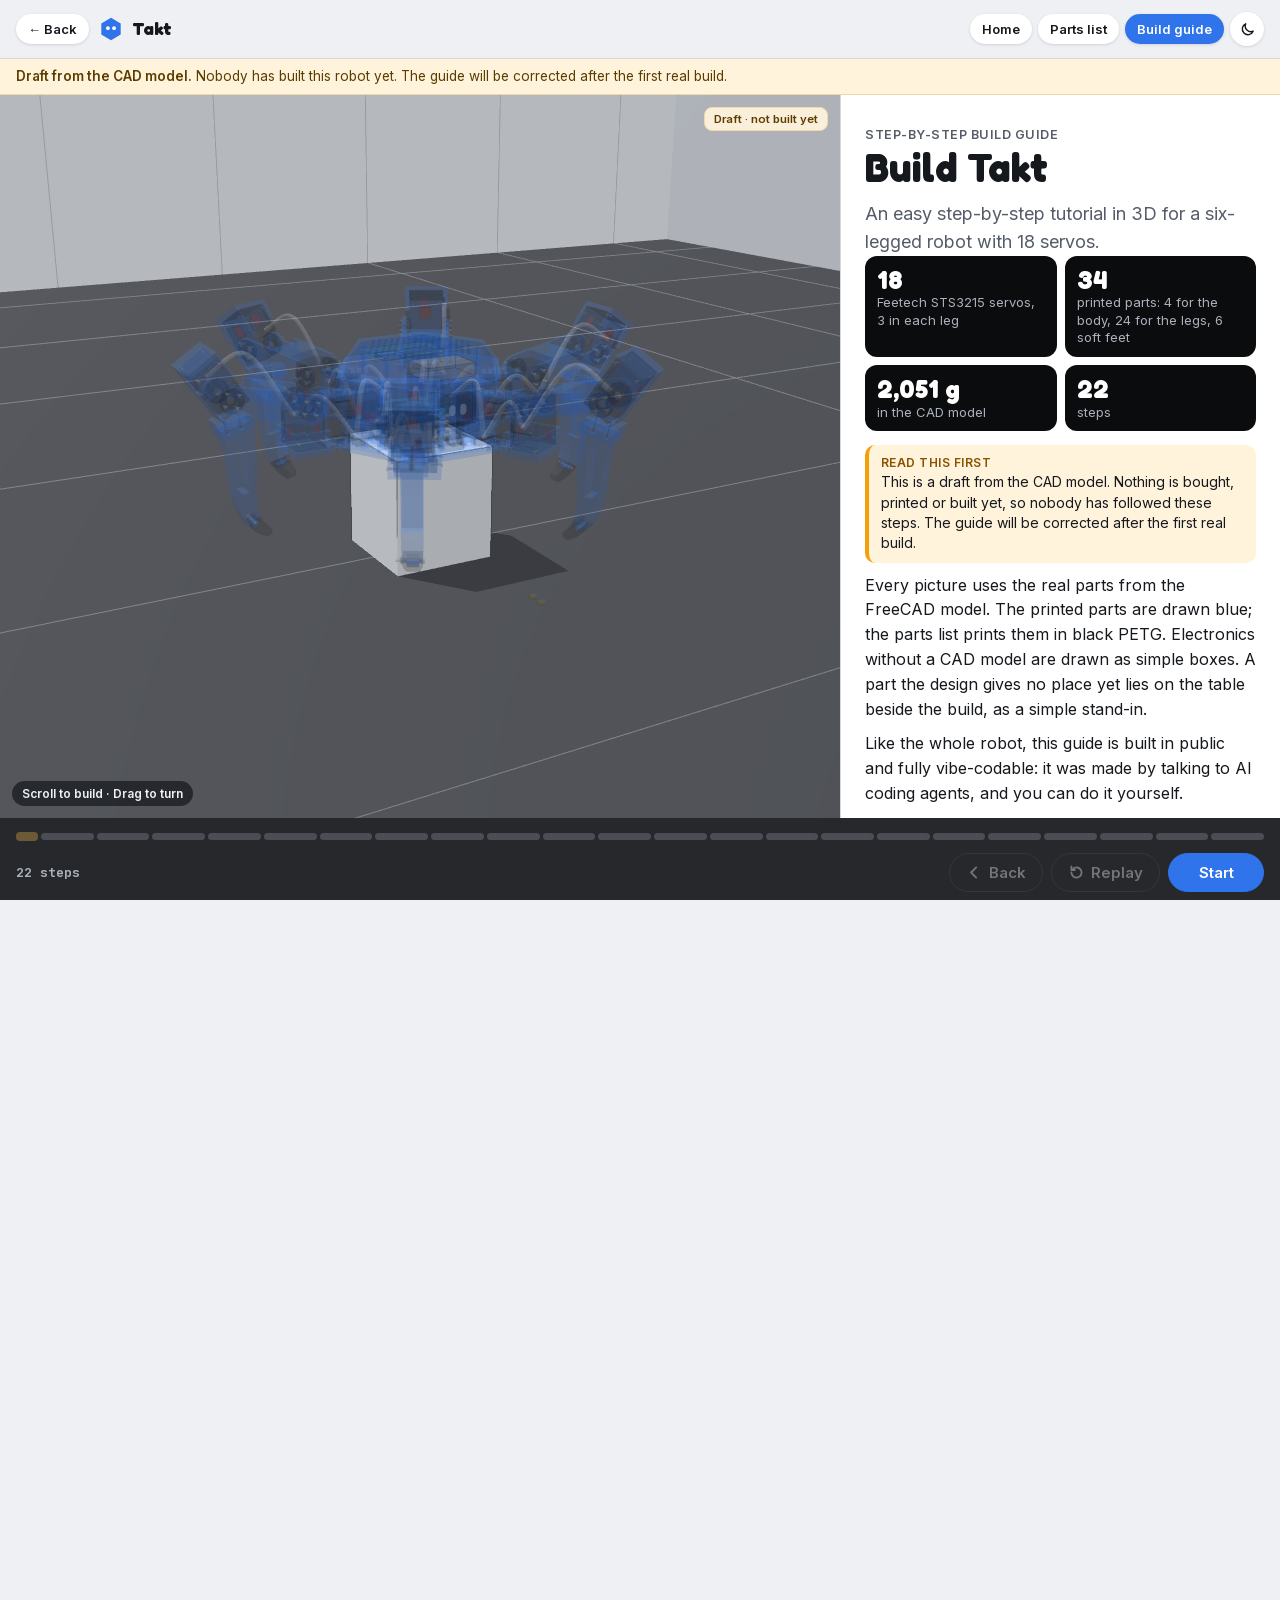
<file: docs/build.html>
<!doctype html>
<!-- SPDX-License-Identifier: MIT AND CC-BY-SA-4.0 -->
<html lang="en">
<head>
<meta charset="utf-8">
<meta name="viewport" content="width=device-width, initial-scale=1, viewport-fit=cover">
<title>Build Takt</title>
<script src="theme.js"></script>
<meta name="description" content="An easy step-by-step tutorial in 3D for Takt, the six-legged robot, with the real CAD parts. A draft from the CAD model: nobody has built this robot yet.">
<script>
if (!("onpagereveal" in window)) document.documentElement.classList.add("fadein");
// a morph the browser skips rejects its promises: catch them, so nothing lands in the console
for (const ev of ["pagereveal", "pageswap"]) addEventListener(ev, (e) => { const v = e.viewTransition; if (v) for (const k of ["ready", "finished", "updateCallbackDone"]) if (v[k]) v[k].catch(() => {}); });
</script>
<link rel="stylesheet" href="fonts/fonts.css">
<style>
/* The Hall look: light panel walls, dark tiled floor, the black board, the blue robot.
   The page is one tall scroll track. The guide is pinned inside it and scrolling moves through the steps.
   Desktop: the 3D view on the left, the step on the right. Phone: the 3D view on top, the step below.
   The controls are fixed at the bottom. */
:root {
  --wall: #eef0f3;
  --wall-2: #e2e5ea;
  --line: #d3d7dd;
  --floor: #34363b;
  --floor-2: #26282c;
  --ink: #15181d;
  --ink-2: #545c68;
  --chalk: #eef1f4;
  --chalk-2: #aab1bb;
  --board: #0b0c0e;
  --blue: #2f74ea;
  --blue-soft: #e7effd;
  --amber: #f59f0b;
  --amber-soft: #fff3dc;
  --card: #ffffff;
  --blue-fill: #2f74ea;
  --bar: rgba(238, 240, 243, 0.96);
  --pill: #ffffff;
  --pill-on: var(--blue-fill);
  --on-ink: #ffffff;
  --sh: rgba(20, 24, 32, 0.14);
  --sh-2: rgba(20, 24, 32, 0.18);
  --stage: #dfe2e7;
  --note-line: #f1d9a6;
  --note-ink: #5c3d00;
  --stamp: rgba(255, 243, 220, 0.94);
  --warn-ink: #8a5300;
  --rec-ink: #1d4fa8;
  --under: rgba(21, 24, 29, 0.3);
  --plate: transparent;
  /* the theme switch: the moon shows in light, the sun in dark */
  --tm: 1;
  --ts: 0;
  --display: "Fredoka", "Trebuchet MS", Arial, sans-serif;
  --body: "Inter", -apple-system, "Segoe UI", Arial, sans-serif;
  --mono: "JetBrains Mono", ui-monospace, Menlo, monospace;
  --gl: max(16px, env(safe-area-inset-left, 0px));
  --gr: max(16px, env(safe-area-inset-right, 0px));
  --top: 58px;
  --ctrl: 76px;
  color-scheme: light;
}
/* dark: the Hall at night. The same tokens twice: for the system setting, and for a pick on the switch. */
@media (prefers-color-scheme: dark) {
  :root:not([data-theme="light"]) {
    --wall: #121418; --wall-2: #1c1f25; --line: rgba(255, 255, 255, 0.1);
    --floor: #1a1d22; --floor-2: #1a1d22; --ink: #e8ebf0; --ink-2: #a3abb6; --chalk-2: #a3abb6;
    --blue: #5c95f6; --blue-soft: rgba(92, 149, 246, 0.16); --amber-soft: rgba(245, 159, 11, 0.12); --card: #1c1f25;
    --bar: rgba(18, 20, 24, 0.94); --pill: #23272e; --pill-on: var(--blue-fill); --on-ink: #121418;
    --sh: rgba(0, 0, 0, 0.4); --sh-2: rgba(0, 0, 0, 0.55); --stage: #15171b;
    --note-line: rgba(245, 159, 11, 0.36); --note-ink: #f6dca3; --stamp: rgba(12, 14, 17, 0.88);
    --warn-ink: #fcc96b; --rec-ink: #8fb6ff; --under: rgba(232, 235, 240, 0.35);
    --plate: radial-gradient(circle at 50% 45%, #dfe3e8 0, #c3c8d0 70%);
    --tm: 0; --ts: 1;
    color-scheme: dark;
  }
}
:root[data-theme="dark"] {
  --wall: #121418; --wall-2: #1c1f25; --line: rgba(255, 255, 255, 0.1);
  --floor: #1a1d22; --floor-2: #1a1d22; --ink: #e8ebf0; --ink-2: #a3abb6; --chalk-2: #a3abb6;
  --blue: #5c95f6; --blue-soft: rgba(92, 149, 246, 0.16); --amber-soft: rgba(245, 159, 11, 0.12); --card: #1c1f25;
  --bar: rgba(18, 20, 24, 0.94); --pill: #23272e; --pill-on: var(--blue-fill); --on-ink: #121418;
  --sh: rgba(0, 0, 0, 0.4); --sh-2: rgba(0, 0, 0, 0.55); --stage: #15171b;
  --note-line: rgba(245, 159, 11, 0.36); --note-ink: #f6dca3; --stamp: rgba(12, 14, 17, 0.88);
  --warn-ink: #fcc96b; --rec-ink: #8fb6ff; --under: rgba(232, 235, 240, 0.35);
  --plate: radial-gradient(circle at 50% 45%, #dfe3e8 0, #c3c8d0 70%);
  --tm: 0; --ts: 1;
  color-scheme: dark;
}
* { box-sizing: border-box; }
html, body { margin: 0; }
body { background: var(--wall); color: var(--ink); font-family: var(--body); font-size: 16px; line-height: 1.55; overflow-x: clip; }
a { color: inherit; }
button { font-family: inherit; }
:focus-visible { outline: 2px solid var(--blue); outline-offset: 2px; }

/* top bar */
.bar { position: sticky; top: 0; z-index: 30; background: var(--bar); border-bottom: 1px solid var(--line); padding-top: env(safe-area-inset-top, 0px); }
.bar .in { display: flex; align-items: center; justify-content: space-between; gap: 10px; padding: 9px var(--gr) 9px var(--gl); min-height: var(--top); }
.brand { display: inline-flex; align-items: center; gap: 9px; font-family: var(--display); font-weight: 700; font-size: 18px; text-decoration: none; white-space: nowrap; }
.brand svg { width: 24px; height: 26px; flex: none; }
.links { display: flex; gap: 6px; flex-wrap: wrap; justify-content: flex-end; }
.links a { font: 600 13px var(--body); padding: 7px 12px; border-radius: 999px; background: var(--pill); text-decoration: none; box-shadow: 0 1px 3px var(--sh); white-space: nowrap; }
.links a[aria-current] { background: var(--pill-on); color: #fff; }
.rights { display: flex; align-items: center; gap: 6px; min-width: 0; }
.lefts { display: flex; align-items: center; gap: 10px; min-width: 0; }
.back, .themetog { font: 600 13px var(--body); padding: 7px 12px; border-radius: 999px; background: var(--pill); color: var(--ink); text-decoration: none; box-shadow: 0 1px 3px var(--sh); white-space: nowrap; border: 0; cursor: pointer; }
/* the theme switch: the moon while light shows, the sun while dark shows; a short turn and fade when they swap */
.themetog { position: relative; flex: none; width: 34px; height: 34px; padding: 0; }
.themetog svg { position: absolute; inset: 0; margin: auto; width: 17px; height: 17px; fill: none; stroke: currentColor; stroke-width: 2; stroke-linecap: round; stroke-linejoin: round; transition: opacity 0.28s, transform 0.42s cubic-bezier(0.2, 0.8, 0.2, 1); }
.themetog .moon { opacity: var(--tm); transform: rotate(calc((1 - var(--tm)) * 90deg)) scale(calc(0.6 + 0.4 * var(--tm))); }
.themetog .sun { opacity: var(--ts); transform: rotate(calc((var(--ts) - 1) * 90deg)) scale(calc(0.6 + 0.4 * var(--ts))); }
@media (max-width: 420px) { .links .opt { display: none; } .back span { display: none; } .lefts { gap: 8px; } }
@media (max-width: 340px) { .brand { display: none; } }

.draft { margin: 0; background: var(--amber-soft); border-bottom: 1px solid var(--note-line); color: var(--note-ink); font-size: 13.5px; padding: 7px var(--gr) 7px var(--gl); }
.draft b { font-weight: 600; }

/* main layout: a tall scroll track; the guide is pinned inside it, scrolling moves through the steps */
.track { position: relative; height: calc(2200vh); }
.pin { position: sticky; top: var(--barh, 58px); height: var(--pinh, calc(100vh - 58px - var(--ctrl))); display: flex; flex-direction: column; }
.pin .draft { flex: none; }
.guide { flex: 1 1 auto; min-height: 0; display: grid; grid-template-columns: minmax(0, 1fr) 440px; }
.stage { position: relative; background: var(--stage); overflow: hidden; touch-action: pan-y; view-transition-name: guide-band; }
#gl { position: absolute; inset: 0; width: 100%; height: 100%; display: block; cursor: grab; touch-action: pan-y; }
#gl.drag { cursor: grabbing; }
.hint { position: absolute; left: 12px; bottom: 12px; margin: 0; font: 600 12px var(--body); color: var(--chalk); background: rgba(21, 24, 29, 0.72); padding: 5px 10px; border-radius: 999px; pointer-events: none; transition: opacity 0.4s; }
.stage.turned .hint .t { display: none; }
.no3d .hint { display: none; }
.nogl { position: absolute; inset: 0; display: grid; place-items: center; padding: 24px; text-align: center; color: var(--ink-2); background: var(--wall-2); }
.nogl[hidden] { display: none; }
.stamp { position: absolute; right: 12px; top: 12px; margin: 0; font: 600 11.5px var(--body); color: var(--note-ink); background: var(--stamp); border: 1px solid var(--note-line); padding: 4px 9px; border-radius: 8px; pointer-events: none; max-width: 60%; }

.card { background: var(--card); border-left: 1px solid var(--line); overflow-y: auto; overscroll-behavior: auto; padding: 22px 24px 28px; }
.card h2 { font-family: var(--display); font-weight: 700; font-size: 28px; line-height: 1.15; margin: 0; }
.card h2.big { font-size: 40px; margin: 2px 0 10px; }
.kicker { margin: 0 0 2px; font: 600 12.5px var(--body); letter-spacing: 0.04em; text-transform: uppercase; color: var(--ink-2); }
.head { display: flex; align-items: center; gap: 16px; margin-bottom: 14px; }
.num { flex: none; width: 82px; height: 82px; border-radius: 14px; background: var(--board); color: #f4f4f4; display: grid; place-items: center; font: 700 50px/1 var(--display); box-shadow: inset 0 0 0 3px #1d1f23; }
.six { display: flex; align-items: center; gap: 9px; margin: 0 0 14px; padding: 9px 12px; border-radius: 10px; background: var(--blue-fill); color: #fff; font-weight: 600; font-size: 15px; }
.six svg { width: 26px; height: 28px; flex: none; }
h3.sub { font: 600 13px var(--body); letter-spacing: 0.05em; text-transform: uppercase; color: var(--ink-2); margin: 16px 0 8px; }
.parts { list-style: none; margin: 0; padding: 0; display: grid; grid-template-columns: repeat(auto-fill, minmax(118px, 1fr)); gap: 8px; }
.parts li { background: var(--wall); border: 1px solid var(--line); border-radius: 12px; padding: 8px 8px 9px; display: grid; grid-template-rows: auto auto 1fr; justify-items: center; text-align: center; }
.pic { width: 80px; height: 80px; display: grid; place-items: center; border-radius: 12px; }
.pic.has { background: var(--plate); }   /* dark: a light plate, so the dark parts (servos) still read */
.pic img { width: 80px; height: 80px; object-fit: contain; }
.pic:not(.has)::before { content: ""; width: 34px; height: 34px; border-radius: 8px; background: var(--wall-2); border: 2px dashed var(--line); }
.parts .n { font: 700 22px/1.1 var(--display); color: var(--blue); }
.parts .nm { font-size: 13px; line-height: 1.3; }
.parts small { display: block; color: var(--ink-2); font-size: 11.5px; margin-top: 2px; }
.tools { list-style: none; margin: 0; padding: 0; display: flex; flex-wrap: wrap; gap: 6px; }
.tools li { display: inline-flex; align-items: center; gap: 7px; padding: 5px 11px 5px 7px; border-radius: 999px; border: 1px solid var(--line); font-size: 13.5px; }
.tools svg { width: 22px; height: 22px; color: var(--ink-2); }
ol.say { margin: 18px 0 6px; padding: 0; list-style: none; counter-reset: s; }
ol.say li { counter-increment: s; position: relative; padding-left: 36px; margin-bottom: 10px; font-size: 17px; line-height: 1.5; }
ol.say li::before { content: counter(s); position: absolute; left: 0; top: 1px; width: 25px; height: 25px; border-radius: 50%; background: var(--ink); color: var(--on-ink); font: 700 14px/25px var(--display); text-align: center; }
.note { margin: 10px 0 0; padding: 9px 12px; border-radius: 10px; font-size: 14px; line-height: 1.45; }
.note b { display: block; font-size: 12px; letter-spacing: 0.04em; text-transform: uppercase; margin-bottom: 1px; }
.note.rec { background: var(--blue-soft); border-left: 4px solid var(--blue); }
.note.rec b { color: var(--rec-ink); }
.note.confirm { background: var(--amber-soft); border-left: 4px solid var(--amber); }
.note.confirm b { color: var(--warn-ink); }
.note.info { background: var(--wall); border-left: 4px solid var(--chalk-2); }
.note.info b { color: var(--ink-2); }
.draftline { margin: 16px 0 0; font-size: 12.5px; color: var(--warn-ink); }
.src { margin: 4px 0 0; font-size: 12px; color: var(--ink-2); font-family: var(--mono); line-height: 1.45; }
.lead { font-size: 18px; color: var(--ink-2); margin: 0 0 14px; }
.facts { list-style: none; padding: 0; margin: 0 0 14px; display: grid; grid-template-columns: 1fr 1fr; gap: 8px; }
.facts li { background: var(--board); color: var(--chalk-2); border-radius: 12px; padding: 10px 12px; font-size: 13px; line-height: 1.35; }
.facts b { display: block; color: #fff; font: 700 26px/1.1 var(--display); }
.card p { margin: 10px 0 0; }
.cta { display: flex; flex-wrap: wrap; gap: 8px; margin-top: 18px !important; }
.go, .ghostbtn { font: 600 15px var(--body); border-radius: 999px; padding: 10px 18px; text-decoration: none; cursor: pointer; display: inline-block; }
.go { background: var(--blue-fill); color: #fff; border: 0; box-shadow: 0 2px 8px rgba(47, 116, 234, 0.3); }
.ghostbtn { border: 1px solid var(--line); background: var(--pill); color: var(--ink); }
.card .foot { margin-top: 26px; padding-top: 12px; border-top: 1px solid var(--line); font-size: 13px; color: var(--ink-2); }
.card .foot a { color: var(--ink); text-decoration-line: underline; text-decoration-color: var(--under); text-underline-offset: 3px; transition: color 0.2s, text-decoration-color 0.2s, text-underline-offset 0.2s; }
.card .foot a:hover { color: var(--blue); text-decoration-color: var(--blue); text-underline-offset: 4px; }
.card .foot a:active { color: var(--rec-ink); }

/* controls */
.ctrl { position: fixed; left: 0; right: 0; bottom: 0; z-index: 25; background: var(--floor-2); color: var(--chalk); padding: 8px var(--gr) calc(8px + env(safe-area-inset-bottom, 0px)) var(--gl); min-height: var(--ctrl); }
body { padding-bottom: calc(var(--ctrl) + env(safe-area-inset-bottom, 0px)); }
.prog { display: flex; gap: 3px; margin-bottom: 7px; }
.prog button { flex: 1 1 0; min-width: 0; height: 20px; padding: 0; border: 0; background: none; cursor: pointer; display: grid; align-items: center; }
.prog i { position: relative; display: block; height: 7px; border-radius: 4px; background: #4a4d54; overflow: hidden; transition: height 0.2s ease, background-color 0.25s ease, transform 0.2s ease; }
.prog i::after { content: ""; position: absolute; inset: 0; border-radius: inherit; background: var(--blue); transform-origin: left; transform: scaleX(var(--f, 0)); }
.prog button.done i::after { transform: none; }
.prog button.on i { background: #6b5a35; height: 9px; }
.prog button.on i::after { background: var(--amber); }
.prog button:hover i { height: 11px; }
.prog button:active i { transform: scaleY(0.7); }
.prog button:first-child { flex: 0 0 22px; }
.row { display: flex; align-items: center; gap: 8px; }
.row .count { flex: 1; font: 600 13px var(--mono); color: var(--chalk-2); white-space: nowrap; }
.btn { font: 600 15px var(--body); border-radius: 999px; padding: 9px 16px; border: 1px solid #4a4d54; background: transparent; color: var(--chalk); cursor: pointer; display: inline-flex; align-items: center; gap: 6px; }
.btn:hover:not(:disabled) { background: rgba(255, 255, 255, 0.08); border-color: #6a6e76; }
.btn.primary { background: var(--blue-fill); border-color: var(--blue-fill); color: #fff; min-width: 96px; justify-content: center; }
.btn.primary:hover:not(:disabled) { background: #3f82f5; border-color: #3f82f5; }
.btn:disabled { opacity: 0.38; cursor: default; }
.btn svg { width: 17px; height: 17px; }
.btn .lbl { display: inline-block; }

/* every press: a short spring back, in the site's style */
.btn, .go, .ghostbtn, .links a, .back, .themetog, .brand { transition: transform 0.18s cubic-bezier(0.3, 1.5, 0.5, 1), background-color 0.2s ease, box-shadow 0.2s ease, border-color 0.2s ease, opacity 0.25s ease, color 0.2s ease; }
.go:hover, .ghostbtn:hover, .links a:hover, .back:hover, .themetog:hover { transform: translateY(-1px); box-shadow: 0 4px 12px var(--sh-2); }
.brand:hover { transform: translateY(-1px); }
.brand svg { transition: transform 0.25s cubic-bezier(0.3, 1.5, 0.5, 1); }
.brand:hover svg { transform: rotate(-8deg) scale(1.06); }
.btn:active:not(:disabled), .go:active, .ghostbtn:active, .links a:active, .back:active, .themetog:active, .brand:active { transform: scale(0.94); transition-duration: 0.08s; }
.pressed { animation: press 0.32s cubic-bezier(0.3, 1.5, 0.5, 1); }
@keyframes press { 0% { transform: scale(0.93); } 100% { transform: none; } }

@media (max-width: 899px) {
  .guide { display: flex; flex-direction: column; }
  .stage { flex: 0 0 52%; min-height: 200px; }
  .card { flex: 1 1 auto; min-height: 0; border-left: 0; border-top: 1px solid var(--line); padding: 16px var(--gr) 22px var(--gl); }
  .card h2 { font-size: 24px; }
  .card h2.big { font-size: 32px; }
  .lead { font-size: 16px; }
  .num { width: 60px; height: 60px; font-size: 36px; }
  .parts { grid-template-columns: repeat(auto-fill, minmax(98px, 1fr)); }
  .pic, .pic img { width: 62px; height: 62px; }
  .btn .lbl { display: none; }
  .btn.primary .lbl { display: inline-block; }
  .pin .draft { font-size: 12px; padding-top: 5px; padding-bottom: 5px; }
  .pin .draft .more { display: none; }
}

/* moving between the pages: the band on the home page morphs into the 3D view, and back */
@view-transition { navigation: auto; }
::view-transition-group(guide-band) { animation-duration: 0.55s; animation-timing-function: cubic-bezier(0.2, 0.8, 0.2, 1); }
::view-transition-old(root), ::view-transition-new(root) { animation-duration: 0.35s; }
html.fadein body { animation: pagein 0.35s ease both; }
@keyframes pagein { from { opacity: 0; } to { opacity: 1; } }

@media (prefers-reduced-motion: reduce) {
  * { transition-property: opacity, background-color, color, border-color !important; transition-duration: 0.15s !important; }
  .btn:active:not(:disabled), .go:active, .ghostbtn:active, .links a:active, .back:active, .brand:active, .go:hover, .ghostbtn:hover, .links a:hover, .back:hover, .brand:hover, .brand:hover svg, .prog button:active i, .themetog:active, .themetog:hover { transform: none; }
  .pressed { animation: fadepress 0.2s ease; }
  @keyframes fadepress { from { opacity: 0.6; } to { opacity: 1; } }
  ::view-transition-group(*), ::view-transition-old(*), ::view-transition-new(*) { animation-duration: 0.15s !important; }
}
</style>
</head>
<body>
<header class="bar">
  <div class="in">
    <div class="lefts">
    <a class="back" id="back" href="index.html#project" aria-label="Back">&larr;<span> Back</span></a>
    <a class="brand" href="index.html" aria-label="Takt, home page">
      <svg viewBox="-14 -15 28 30" aria-hidden="true"><polygon points="0,-13 11.3,-6.5 11.3,6.5 0,13 -11.3,6.5 -11.3,-6.5" fill="#2f74ea"/><circle cx="-3.6" cy="-1" r="2.2" fill="#fff"/><circle cx="3.6" cy="-1" r="2.2" fill="#fff"/></svg>
      <span>Takt</span>
    </a>
    </div>
    <div class="rights">
    <nav class="links" aria-label="Pages">
      <a class="opt" href="index.html">Home</a>
      <a href="bom.html">Parts list</a>
      <a href="build.html" aria-current="page">Build guide</a>
    </nav>
    <button type="button" class="themetog" data-theme-toggle aria-pressed="false" aria-label="Switch to dark mode">
      <svg class="moon" viewBox="0 0 24 24" aria-hidden="true"><path d="M20 14.5A8 8 0 0 1 9.5 4a8 8 0 1 0 10.5 10.5z"/></svg>
      <svg class="sun" viewBox="0 0 24 24" aria-hidden="true"><circle cx="12" cy="12" r="4.2"/><path d="M12 2.5v2.2M12 19.3v2.2M2.5 12h2.2M19.3 12h2.2M5.3 5.3l1.6 1.6M17.1 17.1l1.6 1.6M5.3 18.7l1.6-1.6M17.1 6.9l1.6-1.6"/></svg>
    </button>
    </div>
  </div>
</header>
<main class="track" id="track">
  <div class="pin" id="pin">
    <p class="draft"><b>Draft from the CAD model.</b> Nobody has built this robot yet.<span class="more"> The guide will be corrected after the first real build.</span></p>
    <div class="guide">
      <section class="stage" id="stage" aria-label="3D view of the step. Scroll to build it, drag sideways to turn it.">
        <canvas id="gl"></canvas>
        <p class="hint"><span class="s">Scroll to build</span><span class="t"> · Drag to turn</span></p>
        <p class="stamp">Draft · not built yet</p>
        <div class="nogl" id="nogl" hidden><p>The 3D view could not start in this browser.<br>The steps on this page still work.</p></div>
      </section>
      <section class="card" id="card" aria-live="polite"></section>
    </div>
  </div>
</main>

<nav class="ctrl" id="ctrl" aria-label="Steps">
  <div class="prog" id="prog"></div>
  <div class="row">
    <span class="count" id="count"></span>
    <button class="btn" id="prev" type="button" aria-label="Previous step"><svg viewBox="0 0 20 20" fill="none" stroke="currentColor" stroke-width="2.2" stroke-linecap="round" stroke-linejoin="round" aria-hidden="true"><path d="M12 4l-6 6 6 6"/></svg><span class="lbl">Back</span></button>
    <button class="btn" id="replay" type="button" aria-label="Take this step apart again"><svg viewBox="0 0 20 20" fill="none" stroke="currentColor" stroke-width="2.2" stroke-linecap="round" stroke-linejoin="round" aria-hidden="true"><path d="M4 10a6 6 0 1 0 2-4.5"/><path d="M4 3v4h4"/></svg><span class="lbl">Replay</span></button>
    <button class="btn primary" id="next" type="button"><span class="lbl">Next</span></button>
  </div>
</nav>

<script type="importmap">
{ "imports": {
  "three": "./vendor/three/three.module.min.js",
  "three/addons/": "./vendor/three/examples/jsm/"
} }
</script>
<script type="module" src="./guide.js"></script>
</body>
</html>
</file>
<file: docs/fonts/fonts.css>
/* SPDX-License-Identifier: MIT
   The three families, self-hosted (latin and latin-ext only). The font files are under the SIL Open Font
   License 1.1, see Fredoka-OFL.txt, Inter-OFL.txt and JetBrainsMono-OFL.txt next to this file. */

/* Fredoka, latin-ext */
@font-face {
  font-family: 'Fredoka';
  font-style: normal;
  font-weight: 500;
  font-stretch: 100%;
  font-display: swap;
  src: url(Fredoka-latin-ext.woff2) format('woff2');
  unicode-range: U+0100-02BA, U+02BD-02C5, U+02C7-02CC, U+02CE-02D7, U+02DD-02FF, U+0304, U+0308, U+0329, U+1D00-1DBF, U+1E00-1E9F, U+1EF2-1EFF, U+2020, U+20A0-20AB, U+20AD-20C4, U+2113, U+2C60-2C7F, U+A720-A7FF;
}
/* Fredoka, latin */
@font-face {
  font-family: 'Fredoka';
  font-style: normal;
  font-weight: 500;
  font-stretch: 100%;
  font-display: swap;
  src: url(Fredoka-latin.woff2) format('woff2');
  unicode-range: U+0000-00FF, U+0131, U+0152-0153, U+02BB-02BC, U+02C6, U+02DA, U+02DC, U+0304, U+0308, U+0329, U+2000-206F, U+20AC, U+2122, U+2191, U+2193, U+2212, U+2215, U+FEFF, U+FFFD;
}
/* Fredoka, latin-ext */
@font-face {
  font-family: 'Fredoka';
  font-style: normal;
  font-weight: 600;
  font-stretch: 100%;
  font-display: swap;
  src: url(Fredoka-latin-ext.woff2) format('woff2');
  unicode-range: U+0100-02BA, U+02BD-02C5, U+02C7-02CC, U+02CE-02D7, U+02DD-02FF, U+0304, U+0308, U+0329, U+1D00-1DBF, U+1E00-1E9F, U+1EF2-1EFF, U+2020, U+20A0-20AB, U+20AD-20C4, U+2113, U+2C60-2C7F, U+A720-A7FF;
}
/* Fredoka, latin */
@font-face {
  font-family: 'Fredoka';
  font-style: normal;
  font-weight: 600;
  font-stretch: 100%;
  font-display: swap;
  src: url(Fredoka-latin.woff2) format('woff2');
  unicode-range: U+0000-00FF, U+0131, U+0152-0153, U+02BB-02BC, U+02C6, U+02DA, U+02DC, U+0304, U+0308, U+0329, U+2000-206F, U+20AC, U+2122, U+2191, U+2193, U+2212, U+2215, U+FEFF, U+FFFD;
}
/* Fredoka, latin-ext */
@font-face {
  font-family: 'Fredoka';
  font-style: normal;
  font-weight: 700;
  font-stretch: 100%;
  font-display: swap;
  src: url(Fredoka-latin-ext.woff2) format('woff2');
  unicode-range: U+0100-02BA, U+02BD-02C5, U+02C7-02CC, U+02CE-02D7, U+02DD-02FF, U+0304, U+0308, U+0329, U+1D00-1DBF, U+1E00-1E9F, U+1EF2-1EFF, U+2020, U+20A0-20AB, U+20AD-20C4, U+2113, U+2C60-2C7F, U+A720-A7FF;
}
/* Fredoka, latin */
@font-face {
  font-family: 'Fredoka';
  font-style: normal;
  font-weight: 700;
  font-stretch: 100%;
  font-display: swap;
  src: url(Fredoka-latin.woff2) format('woff2');
  unicode-range: U+0000-00FF, U+0131, U+0152-0153, U+02BB-02BC, U+02C6, U+02DA, U+02DC, U+0304, U+0308, U+0329, U+2000-206F, U+20AC, U+2122, U+2191, U+2193, U+2212, U+2215, U+FEFF, U+FFFD;
}
/* Inter, latin-ext */
@font-face {
  font-family: 'Inter';
  font-style: normal;
  font-weight: 400;
  font-display: swap;
  src: url(Inter-latin-ext.woff2) format('woff2');
  unicode-range: U+0100-02BA, U+02BD-02C5, U+02C7-02CC, U+02CE-02D7, U+02DD-02FF, U+0304, U+0308, U+0329, U+1D00-1DBF, U+1E00-1E9F, U+1EF2-1EFF, U+2020, U+20A0-20AB, U+20AD-20C4, U+2113, U+2C60-2C7F, U+A720-A7FF;
}
/* Inter, latin */
@font-face {
  font-family: 'Inter';
  font-style: normal;
  font-weight: 400;
  font-display: swap;
  src: url(Inter-latin.woff2) format('woff2');
  unicode-range: U+0000-00FF, U+0131, U+0152-0153, U+02BB-02BC, U+02C6, U+02DA, U+02DC, U+0304, U+0308, U+0329, U+2000-206F, U+20AC, U+2122, U+2191, U+2193, U+2212, U+2215, U+FEFF, U+FFFD;
}
/* Inter, latin-ext */
@font-face {
  font-family: 'Inter';
  font-style: normal;
  font-weight: 500;
  font-display: swap;
  src: url(Inter-latin-ext.woff2) format('woff2');
  unicode-range: U+0100-02BA, U+02BD-02C5, U+02C7-02CC, U+02CE-02D7, U+02DD-02FF, U+0304, U+0308, U+0329, U+1D00-1DBF, U+1E00-1E9F, U+1EF2-1EFF, U+2020, U+20A0-20AB, U+20AD-20C4, U+2113, U+2C60-2C7F, U+A720-A7FF;
}
/* Inter, latin */
@font-face {
  font-family: 'Inter';
  font-style: normal;
  font-weight: 500;
  font-display: swap;
  src: url(Inter-latin.woff2) format('woff2');
  unicode-range: U+0000-00FF, U+0131, U+0152-0153, U+02BB-02BC, U+02C6, U+02DA, U+02DC, U+0304, U+0308, U+0329, U+2000-206F, U+20AC, U+2122, U+2191, U+2193, U+2212, U+2215, U+FEFF, U+FFFD;
}
/* Inter, latin-ext */
@font-face {
  font-family: 'Inter';
  font-style: normal;
  font-weight: 600;
  font-display: swap;
  src: url(Inter-latin-ext.woff2) format('woff2');
  unicode-range: U+0100-02BA, U+02BD-02C5, U+02C7-02CC, U+02CE-02D7, U+02DD-02FF, U+0304, U+0308, U+0329, U+1D00-1DBF, U+1E00-1E9F, U+1EF2-1EFF, U+2020, U+20A0-20AB, U+20AD-20C4, U+2113, U+2C60-2C7F, U+A720-A7FF;
}
/* Inter, latin */
@font-face {
  font-family: 'Inter';
  font-style: normal;
  font-weight: 600;
  font-display: swap;
  src: url(Inter-latin.woff2) format('woff2');
  unicode-range: U+0000-00FF, U+0131, U+0152-0153, U+02BB-02BC, U+02C6, U+02DA, U+02DC, U+0304, U+0308, U+0329, U+2000-206F, U+20AC, U+2122, U+2191, U+2193, U+2212, U+2215, U+FEFF, U+FFFD;
}
/* JetBrains Mono, latin-ext */
@font-face {
  font-family: 'JetBrains Mono';
  font-style: normal;
  font-weight: 500;
  font-display: swap;
  src: url(JetBrainsMono-latin-ext.woff2) format('woff2');
  unicode-range: U+0100-02BA, U+02BD-02C5, U+02C7-02CC, U+02CE-02D7, U+02DD-02FF, U+0304, U+0308, U+0329, U+1D00-1DBF, U+1E00-1E9F, U+1EF2-1EFF, U+2020, U+20A0-20AB, U+20AD-20C4, U+2113, U+2C60-2C7F, U+A720-A7FF;
}
/* JetBrains Mono, latin */
@font-face {
  font-family: 'JetBrains Mono';
  font-style: normal;
  font-weight: 500;
  font-display: swap;
  src: url(JetBrainsMono-latin.woff2) format('woff2');
  unicode-range: U+0000-00FF, U+0131, U+0152-0153, U+02BB-02BC, U+02C6, U+02DA, U+02DC, U+0304, U+0308, U+0329, U+2000-206F, U+20AC, U+2122, U+2191, U+2193, U+2212, U+2215, U+FEFF, U+FFFD;
}
/* JetBrains Mono, latin-ext */
@font-face {
  font-family: 'JetBrains Mono';
  font-style: normal;
  font-weight: 700;
  font-display: swap;
  src: url(JetBrainsMono-latin-ext.woff2) format('woff2');
  unicode-range: U+0100-02BA, U+02BD-02C5, U+02C7-02CC, U+02CE-02D7, U+02DD-02FF, U+0304, U+0308, U+0329, U+1D00-1DBF, U+1E00-1E9F, U+1EF2-1EFF, U+2020, U+20A0-20AB, U+20AD-20C4, U+2113, U+2C60-2C7F, U+A720-A7FF;
}
/* JetBrains Mono, latin */
@font-face {
  font-family: 'JetBrains Mono';
  font-style: normal;
  font-weight: 700;
  font-display: swap;
  src: url(JetBrainsMono-latin.woff2) format('woff2');
  unicode-range: U+0000-00FF, U+0131, U+0152-0153, U+02BB-02BC, U+02C6, U+02DA, U+02DC, U+0304, U+0308, U+0329, U+2000-206F, U+20AC, U+2122, U+2191, U+2193, U+2212, U+2215, U+FEFF, U+FFFD;
}
</file>
